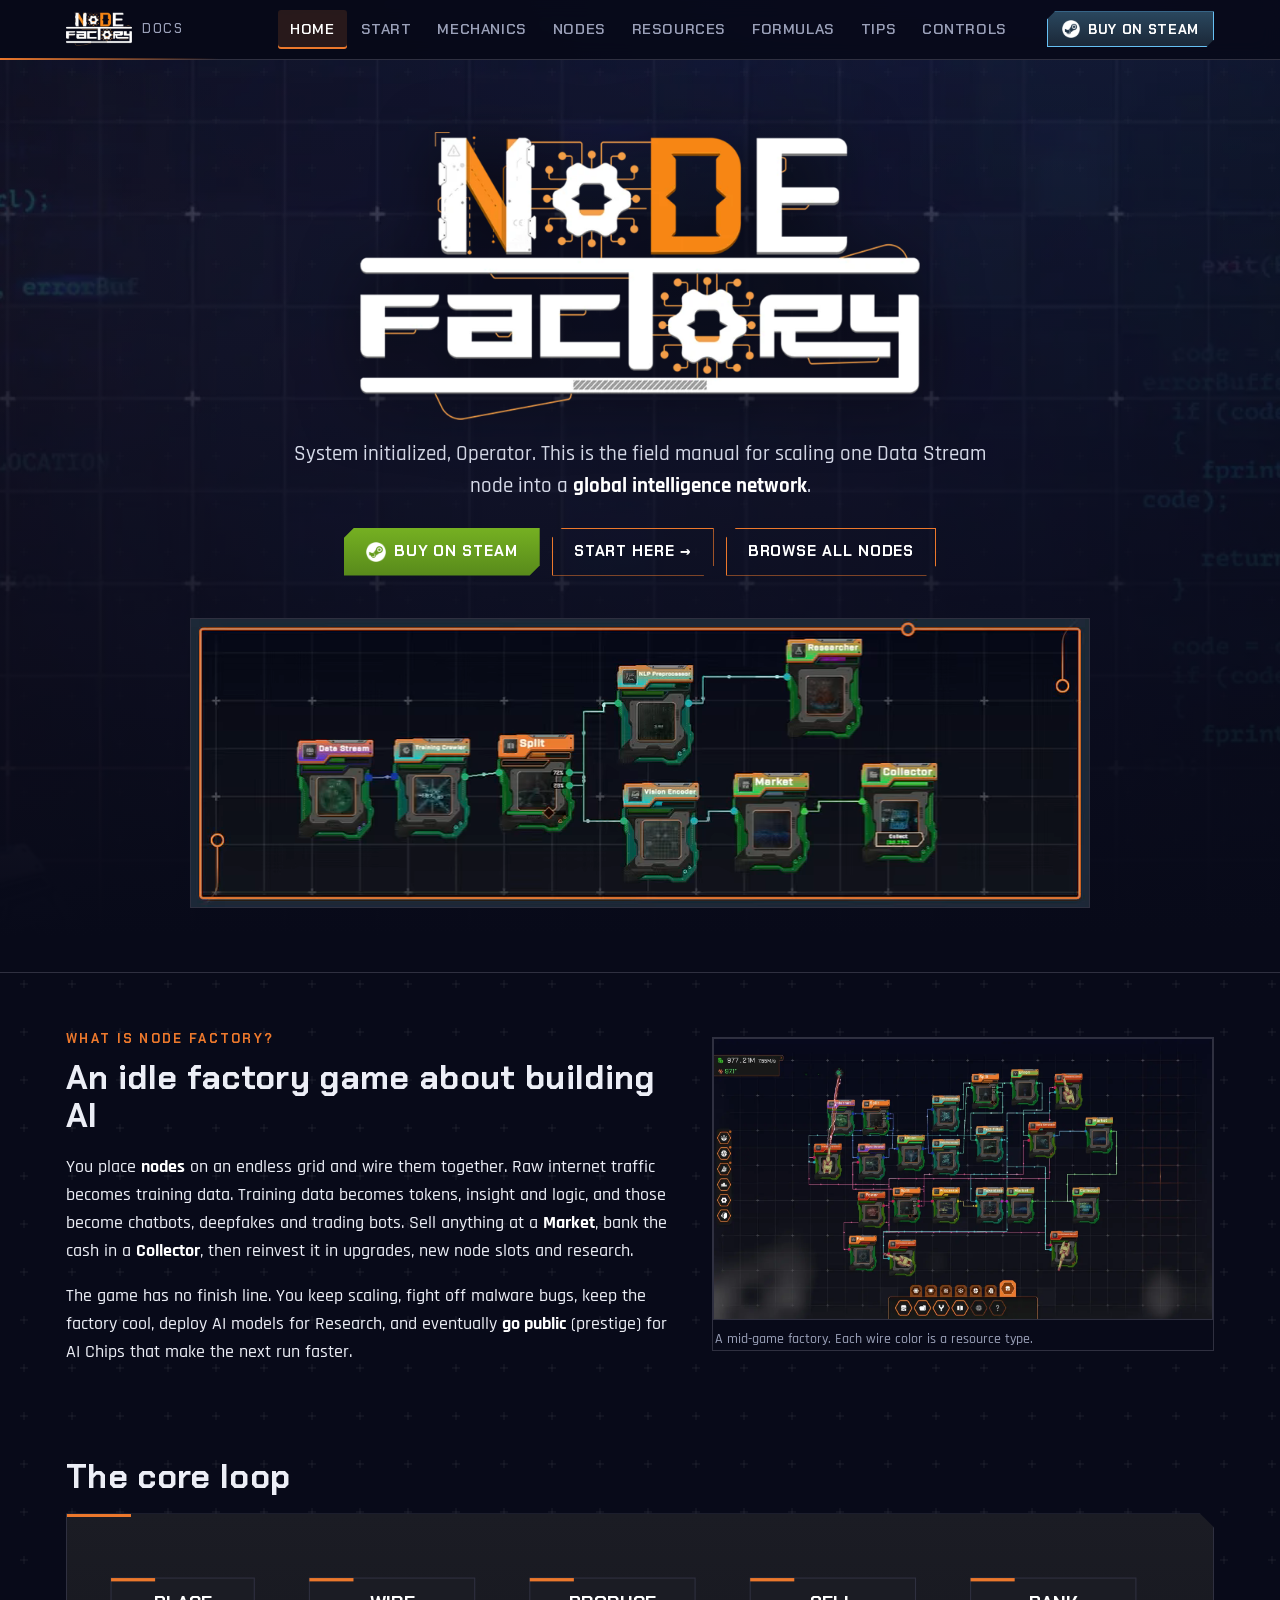
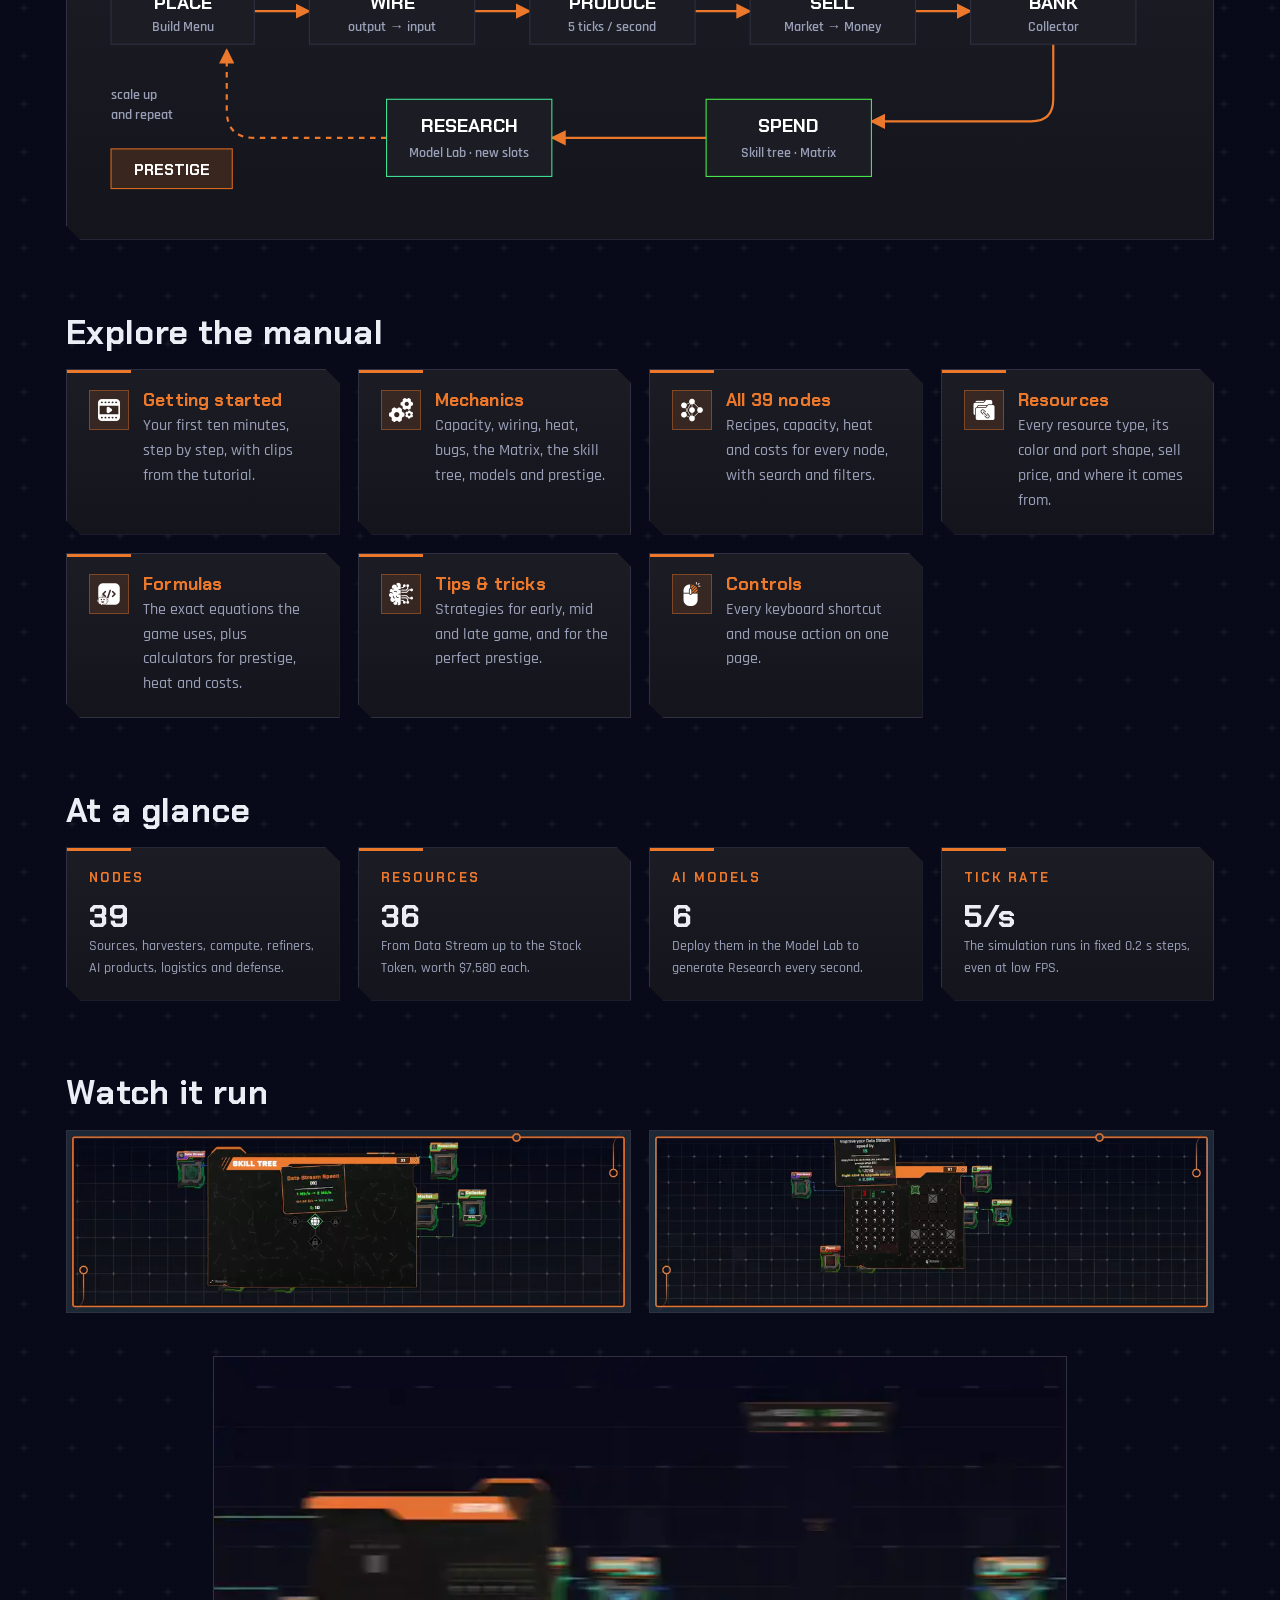
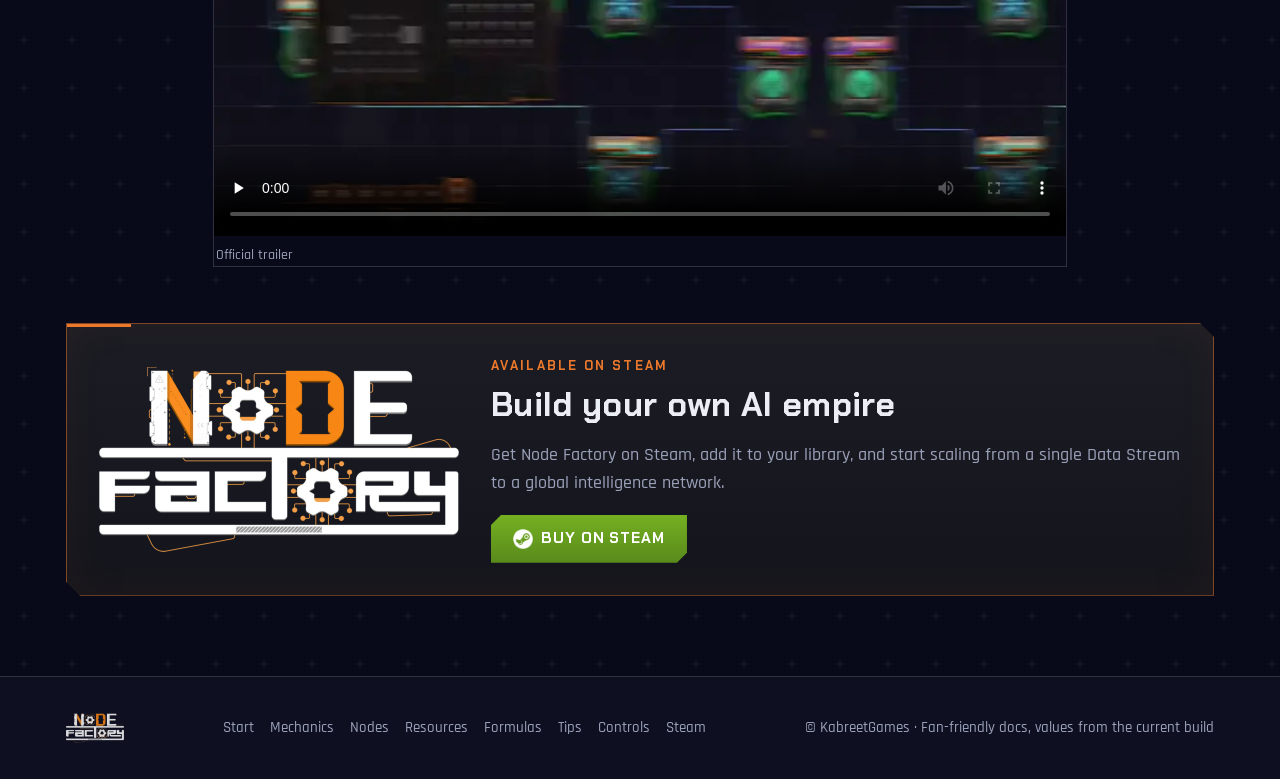
<file: index.html>
<!doctype html>
<html lang="en">
<head>
<meta charset="utf-8">
<meta name="viewport" content="width=device-width,initial-scale=1">
<title>Node Factory Docs — Build the AI pipeline</title>
<meta name="description" content="The official field manual for Node Factory: every node, resource, mechanic, formula, shortcut and strategy for building your AI data empire.">
<meta property="og:title" content="Node Factory Docs">
<meta property="og:description" content="Every node, resource, mechanic, formula and shortcut in Node Factory.">
<meta property="og:image" content="assets/img/og.jpg">
<meta name="theme-color" content="#080a19">
<link rel="icon" href="assets/img/favicon.png">
<link rel="preconnect" href="https://fonts.googleapis.com"><link rel="preconnect" href="https://fonts.gstatic.com" crossorigin>
<link href="https://fonts.googleapis.com/css2?family=Chakra+Petch:wght@500;600;700&family=Rajdhani:wght@500;600;700&display=swap" rel="stylesheet">
<link rel="stylesheet" href="assets/css/site.css">
<link rel="preload" as="image" href="assets/img/hero.webp">
</head>
<body>
<a class="skip" href="#main">Skip to content</a>
<header class="site-header"><div class="nav-wrap">
  <a class="brand" href="index.html"><img src="assets/img/logo-sm.webp" alt="Node Factory" width="66" height="34"><span>Docs</span></a>
  <button class="nav-toggle" aria-expanded="false" aria-controls="nav">Menu</button>
  <nav class="nav" id="nav"><a href="index.html">Home</a><a href="getting-started.html">Start</a><a href="mechanics.html">Mechanics</a><a href="nodes.html">Nodes</a><a href="resources.html">Resources</a><a href="formulas.html">Formulas</a><a href="tips.html">Tips</a><a href="controls.html">Controls</a></nav>
  <a class="steam-btn" href="https://store.steampowered.com/app/4513380/Node_Factory/" target="_blank" rel="noopener"><img src="assets/img/icons/steam.webp" alt="" width="18" height="18"><span>Buy on Steam</span></a>
</div></header>

<main id="main">
  <section class="hero">
    <div class="hero-bg" aria-hidden="true"></div>
    <div class="hero-in">
      <img class="hero-logo" src="assets/img/logo.webp" alt="Node Factory" width="720" height="370">
      <p class="lead">System initialized, Operator. This is the field manual for scaling one Data Stream node into a <b>global intelligence network</b>.</p>
      <div class="cta">
        <a class="btn steam" href="https://store.steampowered.com/app/4513380/Node_Factory/" target="_blank" rel="noopener"><img src="assets/img/icons/steam.webp" alt="" width="20" height="20">Buy on Steam</a>
        <a class="btn ghost" href="getting-started.html">Start here →</a>
        <a class="btn ghost" href="nodes.html">Browse all nodes</a>
      </div>
      <figure class="hero-banner media">
        <video data-loop="banner-1" width="900" height="288" aria-label="Node Factory gameplay loop"></video>
      </figure>
    </div>
  </section>

  <div class="wrap">
    <section class="split" style="margin-top:56px">
      <div>
        <span class="eyebrow">What is Node Factory?</span>
        <h2 style="margin-top:0">An idle factory game about building AI</h2>
        <p>You place <b>nodes</b> on an endless grid and wire them together. Raw internet traffic becomes training data. Training data becomes tokens, insight and logic, and those become chatbots, deepfakes and trading bots. Sell anything at a <b>Market</b>, bank the cash in a <b>Collector</b>, then reinvest it in upgrades, new node slots and research.</p>
        <p>The game has no finish line. You keep scaling, fight off malware bugs, keep the factory cool, deploy AI models for Research, and eventually <b>go public</b> (prestige) for AI Chips that make the next run faster.</p>
      </div>
      <figure class="media"><img class="shot" src="assets/img/shots/factory-mid.webp" alt="A mid-game factory with dozens of wired nodes" width="1600" height="900" loading="lazy"><figcaption>A mid-game factory. Each wire color is a resource type.</figcaption></figure>
    </section>

    <h2>The core loop</h2>
    <div class="panel">
      <svg class="flow" viewBox="0 0 1000 250" role="img" aria-label="Core loop: Place nodes, wire them, produce, sell at Market, bank in Collector, spend on upgrades, deploy models for Research, and prestige for AI Chips.">
        <defs>
          <marker id="ar" viewBox="0 0 10 10" refX="9" refY="5" markerWidth="7" markerHeight="7" orient="auto"><path d="M0 0L10 5L0 10z" fill="#ec782c"/></marker>
        </defs>
        <g stroke="#ec782c" stroke-width="2" fill="none" marker-end="url(#ar)">
          <path d="M150 70H200"/><path d="M350 70H400"/><path d="M550 70H600"/><path d="M750 70H800"/>
          <path d="M875 100V150Q875 170 855 170H710"/>
          <path d="M560 185H420"/>
          <path d="M270 185H150Q125 185 125 160V105" stroke-dasharray="5 5"/>
        </g>
        <g font-size="17">
          <rect x="20" y="40" width="130" height="60" fill="#1b1c24" stroke="#2f3040"/><rect x="20" y="40" width="40" height="3" fill="#ec782c"/>
          <text x="85" y="68" text-anchor="middle">PLACE</text><text class="sub" x="85" y="88" text-anchor="middle" font-size="13">Build Menu</text>
          <rect x="200" y="40" width="150" height="60" fill="#1b1c24" stroke="#2f3040"/><rect x="200" y="40" width="40" height="3" fill="#ec782c"/>
          <text x="275" y="68" text-anchor="middle">WIRE</text><text class="sub" x="275" y="88" text-anchor="middle" font-size="13">output → input</text>
          <rect x="400" y="40" width="150" height="60" fill="#1b1c24" stroke="#2f3040"/><rect x="400" y="40" width="40" height="3" fill="#ec782c"/>
          <text x="475" y="68" text-anchor="middle">PRODUCE</text><text class="sub" x="475" y="88" text-anchor="middle" font-size="13">5 ticks / second</text>
          <rect x="600" y="40" width="150" height="60" fill="#1b1c24" stroke="#2f3040"/><rect x="600" y="40" width="40" height="3" fill="#ec782c"/>
          <text x="675" y="68" text-anchor="middle">SELL</text><text class="sub" x="675" y="88" text-anchor="middle" font-size="13">Market → Money</text>
          <rect x="800" y="40" width="150" height="60" fill="#1b1c24" stroke="#2f3040"/><rect x="800" y="40" width="40" height="3" fill="#ec782c"/>
          <text x="875" y="68" text-anchor="middle">BANK</text><text class="sub" x="875" y="88" text-anchor="middle" font-size="13">Collector</text>
          <rect x="560" y="150" width="150" height="70" fill="#1b1c24" stroke="#48e84a"/>
          <text x="635" y="180" text-anchor="middle" fill="#48e84a">SPEND</text><text class="sub" x="635" y="202" text-anchor="middle" font-size="13">Skill tree · Matrix</text>
          <rect x="270" y="150" width="150" height="70" fill="#1b1c24" stroke="#3fde91"/>
          <text x="345" y="180" text-anchor="middle" fill="#3fde91">RESEARCH</text><text class="sub" x="345" y="202" text-anchor="middle" font-size="13">Model Lab · new slots</text>
          <text class="sub" x="20" y="150" font-size="13">scale up</text>
          <text class="sub" x="20" y="168" font-size="13">and repeat</text>
          <rect x="20" y="195" width="110" height="36" fill="rgba(214,104,31,.18)" stroke="#d6681f"/>
          <text x="75" y="219" text-anchor="middle" font-size="14" fill="#ffae70">PRESTIGE</text>
        </g>
      </svg>
    </div>

    <h2>Explore the manual</h2>
    <div class="grid g3">
      <a class="panel feature" href="getting-started.html"><img src="assets/img/icons/play.webp" alt=""><div><h3>Getting started</h3><p>Your first ten minutes, step by step, with clips from the tutorial.</p></div></a>
      <a class="panel feature" href="mechanics.html"><img src="assets/img/icons/gears.webp" alt=""><div><h3>Mechanics</h3><p>Capacity, wiring, heat, bugs, the Matrix, the skill tree, models and prestige.</p></div></a>
      <a class="panel feature" href="nodes.html"><img src="assets/img/icons/neural.webp" alt=""><div><h3>All 39 nodes</h3><p>Recipes, capacity, heat and costs for every node, with search and filters.</p></div></a>
      <a class="panel feature" href="resources.html"><img src="assets/img/icons/data-storage.webp" alt=""><div><h3>Resources</h3><p>Every resource type, its color and port shape, sell price, and where it comes from.</p></div></a>
      <a class="panel feature" href="formulas.html"><img src="assets/img/icons/code.webp" alt=""><div><h3>Formulas</h3><p>The exact equations the game uses, plus calculators for prestige, heat and costs.</p></div></a>
      <a class="panel feature" href="tips.html"><img src="assets/img/icons/brain.webp" alt=""><div><h3>Tips &amp; tricks</h3><p>Strategies for early, mid and late game, and for the perfect prestige.</p></div></a>
      <a class="panel feature" href="controls.html"><img src="assets/img/icons/left-click.webp" alt=""><div><h3>Controls</h3><p>Every keyboard shortcut and mouse action on one page.</p></div></a>
    </div>

    <h2>At a glance</h2>
    <div class="grid g4">
      <div class="panel"><span class="eyebrow">Nodes</span><h3 style="margin:0;font-size:2rem">39</h3><p class="muted small">Sources, harvesters, compute, refiners, AI products, logistics and defense.</p></div>
      <div class="panel"><span class="eyebrow">Resources</span><h3 style="margin:0;font-size:2rem">36</h3><p class="muted small">From Data Stream up to the Stock Token, worth $7,580 each.</p></div>
      <div class="panel"><span class="eyebrow">AI Models</span><h3 style="margin:0;font-size:2rem">6</h3><p class="muted small">Deploy them in the Model Lab to generate Research every second.</p></div>
      <div class="panel"><span class="eyebrow">Tick rate</span><h3 style="margin:0;font-size:2rem">5/s</h3><p class="muted small">The simulation runs in fixed 0.2 s steps, even at low FPS.</p></div>
    </div>

    <h2>Watch it run</h2>
    <div class="grid g2">
      <figure class="media"><video data-loop="banner-3" width="900" height="288" aria-label="Gameplay clip"></video></figure>
      <figure class="media"><video data-loop="banner-4" width="900" height="288" aria-label="Gameplay clip"></video></figure>
    </div>
    <figure class="media" style="max-width:854px;margin:18px auto 0">
      <video src="assets/media/trailer.mp4" poster="assets/media/trailer.webp" controls preload="none" width="854" height="480" aria-label="Node Factory trailer"></video>
      <figcaption>Official trailer</figcaption>
    </figure>

    <section class="panel glow steam-cta">
      <img src="assets/img/logo.webp" alt="Node Factory" width="360" height="185" loading="lazy">
      <div>
        <span class="eyebrow">Available on Steam</span>
        <h2>Build your own AI empire</h2>
        <p class="muted">Get Node Factory on Steam, add it to your library, and start scaling from a single Data Stream to a global intelligence network.</p>
        <a class="btn steam" href="https://store.steampowered.com/app/4513380/Node_Factory/" target="_blank" rel="noopener"><img src="assets/img/icons/steam.webp" alt="" width="20" height="20">Buy on Steam</a>
      </div>
    </section>
  </div>
</main>

<footer class="site-footer"><div class="wrap">
  <img src="assets/img/logo-sm.webp" alt="Node Factory" width="58" height="30">
  <nav><a href="getting-started.html">Start</a><a href="mechanics.html">Mechanics</a><a href="nodes.html">Nodes</a><a href="resources.html">Resources</a><a href="formulas.html">Formulas</a><a href="tips.html">Tips</a><a href="controls.html">Controls</a><a href="https://store.steampowered.com/app/4513380/Node_Factory/" target="_blank" rel="noopener">Steam</a></nav>
  <span>© KabreetGames · Fan-friendly docs, values from the current build</span>
</div></footer>
<a class="to-top" href="#main" aria-label="Back to top">↑</a>
<script src="assets/js/site.js" defer></script>
</body>
</html>
</file>
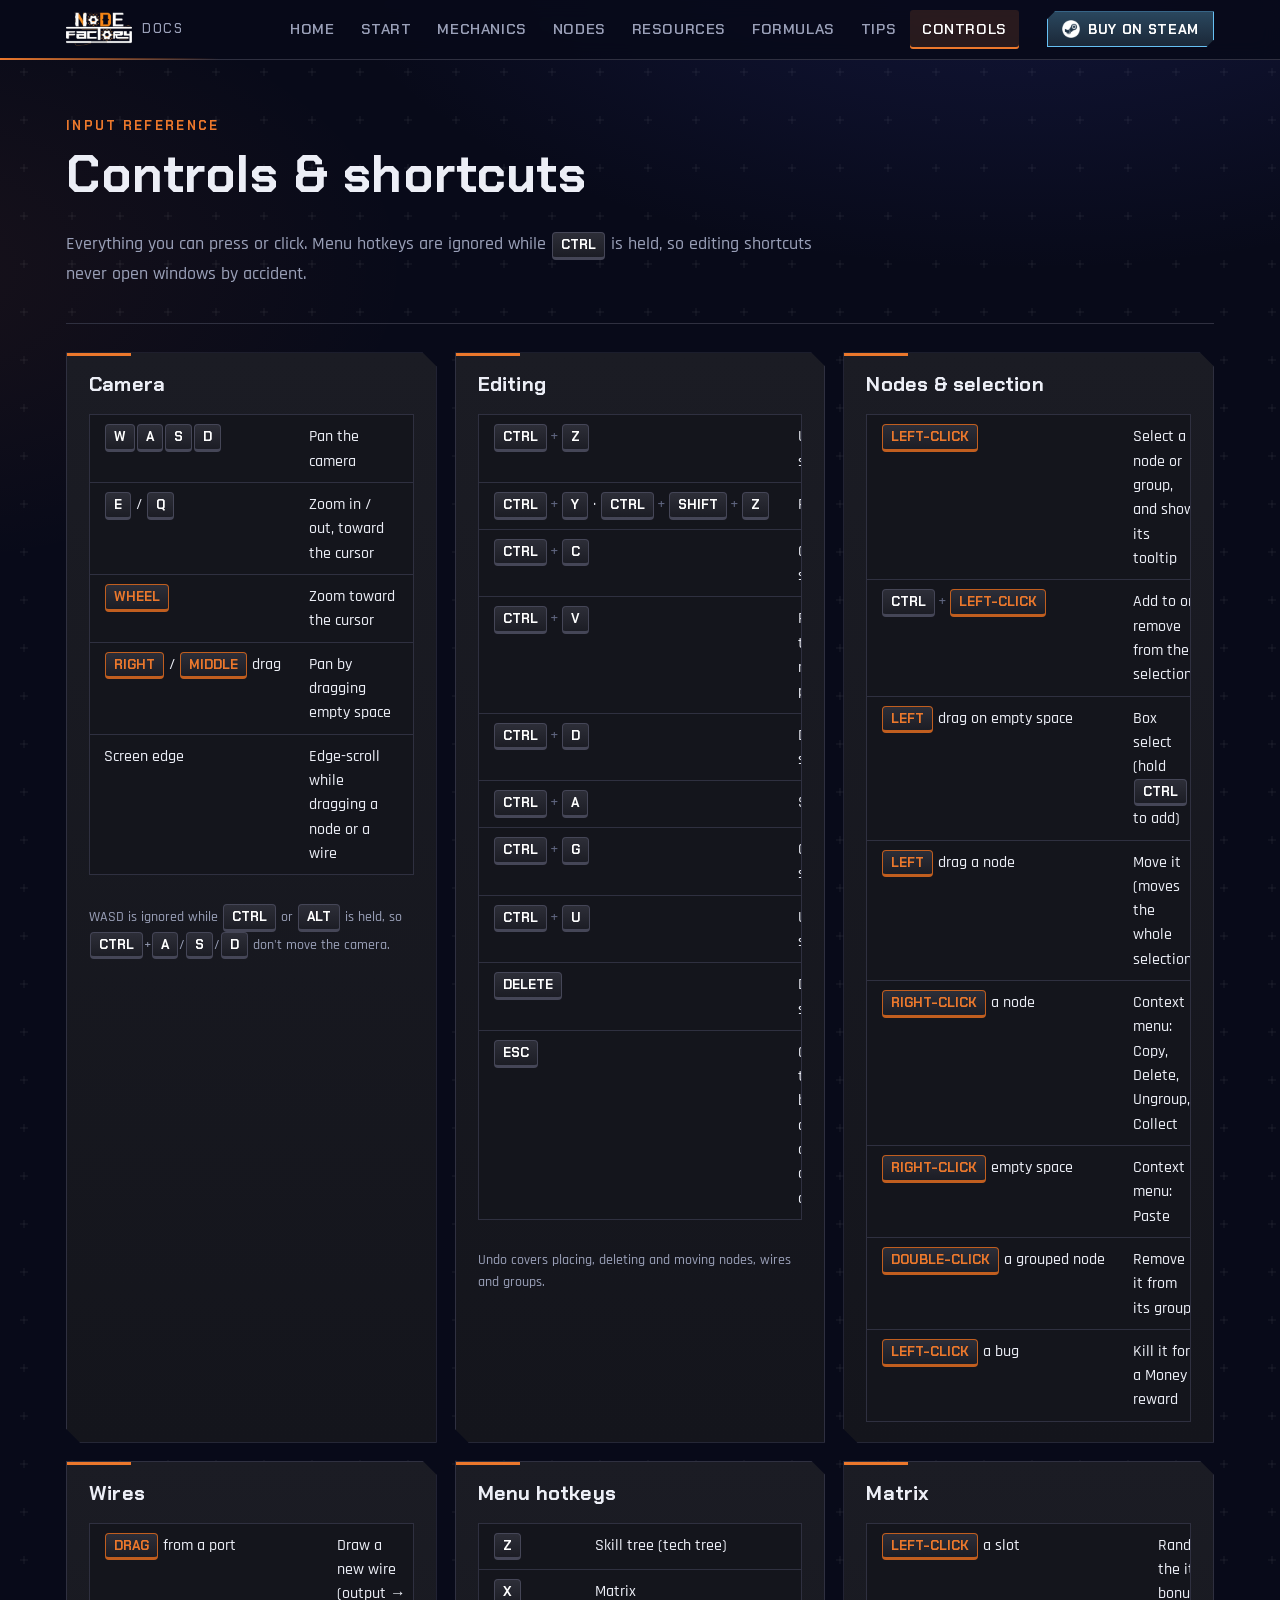
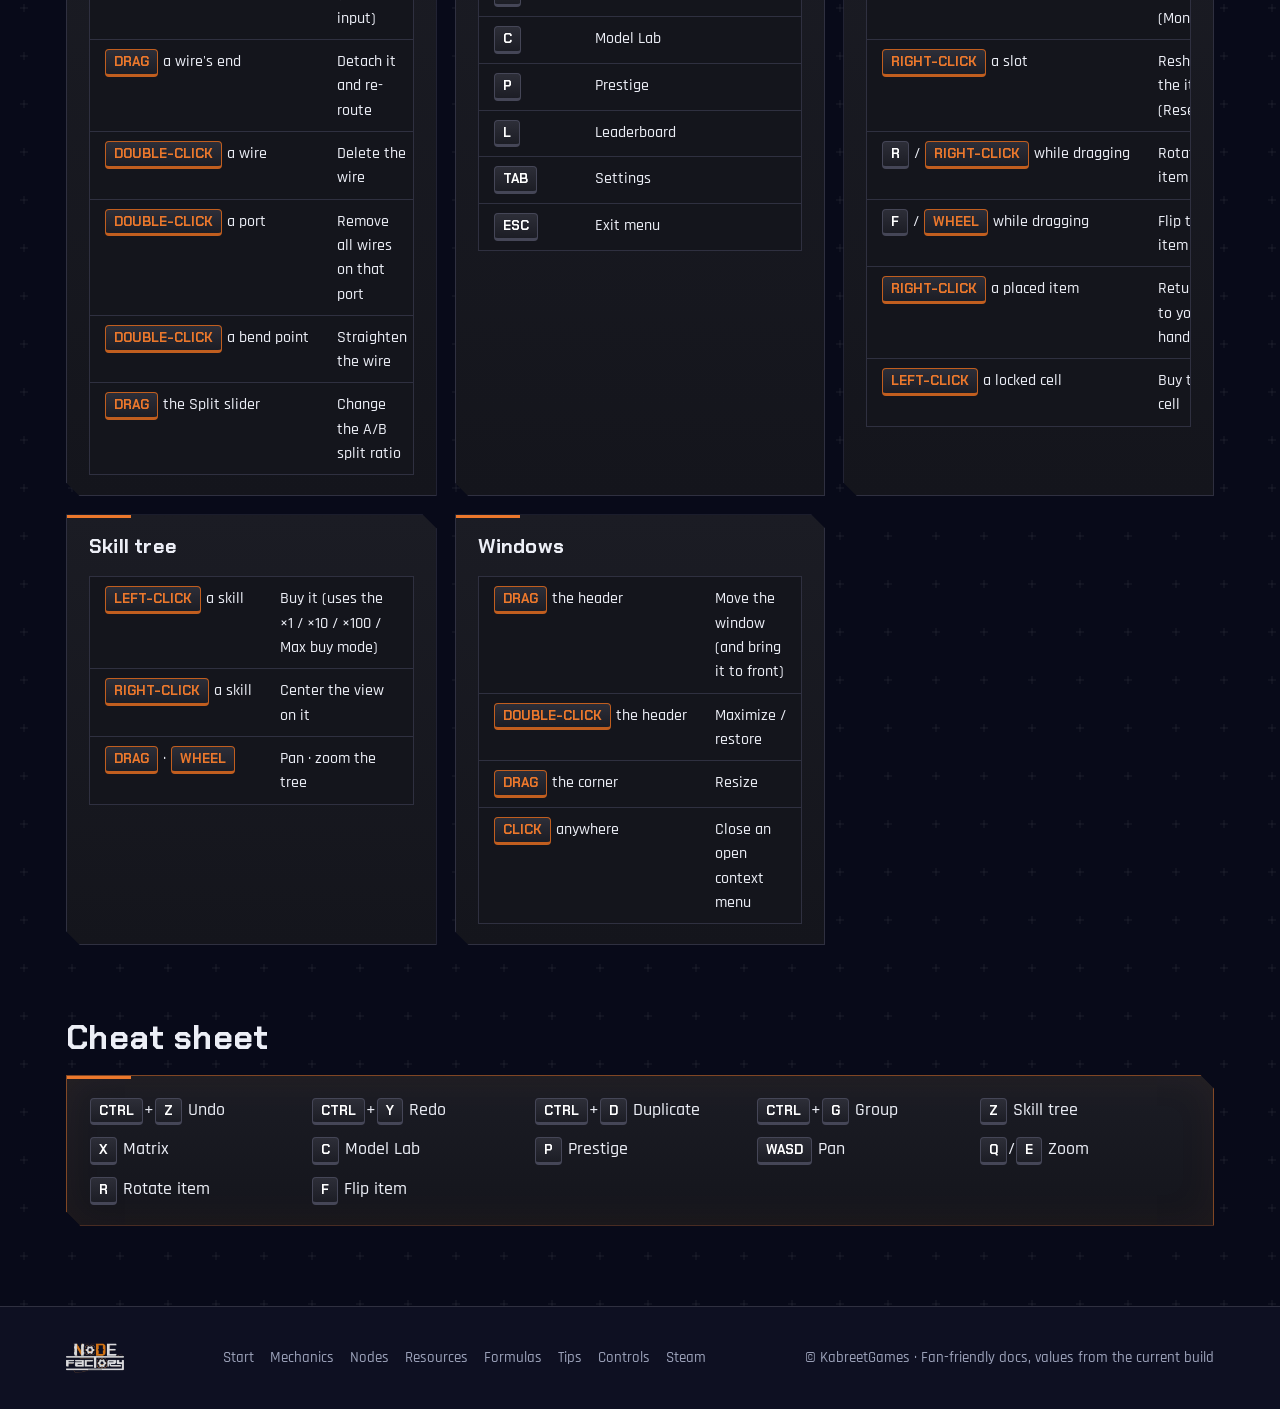
<file: controls.html>
<!doctype html>
<html lang="en">
<head>
<meta charset="utf-8">
<meta name="viewport" content="width=device-width,initial-scale=1">
<title>Controls & Shortcuts · Node Factory Docs</title>
<meta name="description" content="Every keyboard shortcut and mouse control in Node Factory: camera, selection, wiring, editing, the Matrix, the skill tree, menus and windows.">
<meta property="og:title" content="Controls & Shortcuts · Node Factory Docs">
<meta property="og:description" content="Every keyboard shortcut and mouse control in Node Factory: camera, selection, wiring, editing, the Matrix, the skill tree, menus and windows.">
<meta property="og:image" content="assets/img/og.jpg">
<meta name="theme-color" content="#080a19">
<link rel="icon" href="assets/img/favicon.png">
<link rel="preconnect" href="https://fonts.googleapis.com"><link rel="preconnect" href="https://fonts.gstatic.com" crossorigin>
<link href="https://fonts.googleapis.com/css2?family=Chakra+Petch:wght@500;600;700&family=Rajdhani:wght@500;600;700&display=swap" rel="stylesheet">
<link rel="stylesheet" href="assets/css/site.css">
</head>
<body>
<a class="skip" href="#main">Skip to content</a>
<header class="site-header"><div class="nav-wrap">
  <a class="brand" href="index.html"><img src="assets/img/logo-sm.webp" alt="Node Factory" width="66" height="34"><span>Docs</span></a>
  <button class="nav-toggle" aria-expanded="false" aria-controls="nav">Menu</button>
  <nav class="nav" id="nav"><a href="index.html">Home</a><a href="getting-started.html">Start</a><a href="mechanics.html">Mechanics</a><a href="nodes.html">Nodes</a><a href="resources.html">Resources</a><a href="formulas.html">Formulas</a><a href="tips.html">Tips</a><a href="controls.html">Controls</a></nav>
  <a class="steam-btn" href="https://store.steampowered.com/app/4513380/Node_Factory/" target="_blank" rel="noopener"><img src="assets/img/icons/steam.webp" alt="" width="18" height="18"><span>Buy on Steam</span></a>
</div></header>

<main id="main">
<div class="wrap">
  <header class="page-head">
    <span class="eyebrow">Input reference</span>
    <h1>Controls &amp; shortcuts</h1>
    <p>Everything you can press or click. Menu hotkeys are ignored while <kbd>Ctrl</kbd> is held, so editing shortcuts never open windows by accident.</p>
  </header>

  <div class="grid g2">
    <section class="panel">
      <h3>Camera</h3>
      <div class="table-wrap"><table><tbody>
        <tr><td class="keys"><kbd>W</kbd><kbd>A</kbd><kbd>S</kbd><kbd>D</kbd></td><td>Pan the camera</td></tr>
        <tr><td class="keys"><kbd>E</kbd> / <kbd>Q</kbd></td><td>Zoom in / out, toward the cursor</td></tr>
        <tr><td class="keys"><kbd class="mouse">Wheel</kbd></td><td>Zoom toward the cursor</td></tr>
        <tr><td class="keys"><kbd class="mouse">Right</kbd> / <kbd class="mouse">Middle</kbd> drag</td><td>Pan by dragging empty space</td></tr>
        <tr><td class="keys">Screen edge</td><td>Edge-scroll while dragging a node or a wire</td></tr>
      </tbody></table></div>
      <p class="small muted">WASD is ignored while <kbd>Ctrl</kbd> or <kbd>Alt</kbd> is held, so <kbd>Ctrl</kbd>+<kbd>A</kbd>/<kbd>S</kbd>/<kbd>D</kbd> don't move the camera.</p>
    </section>

    <section class="panel">
      <h3>Editing</h3>
      <div class="table-wrap"><table><tbody>
        <tr><td class="keys"><kbd>Ctrl</kbd><span class="plus">+</span><kbd>Z</kbd></td><td>Undo (100 steps)</td></tr>
        <tr><td class="keys"><kbd>Ctrl</kbd><span class="plus">+</span><kbd>Y</kbd> · <kbd>Ctrl</kbd><span class="plus">+</span><kbd>Shift</kbd><span class="plus">+</span><kbd>Z</kbd></td><td>Redo</td></tr>
        <tr><td class="keys"><kbd>Ctrl</kbd><span class="plus">+</span><kbd>C</kbd></td><td>Copy selection</td></tr>
        <tr><td class="keys"><kbd>Ctrl</kbd><span class="plus">+</span><kbd>V</kbd></td><td>Paste at the mouse position</td></tr>
        <tr><td class="keys"><kbd>Ctrl</kbd><span class="plus">+</span><kbd>D</kbd></td><td>Duplicate selection</td></tr>
        <tr><td class="keys"><kbd>Ctrl</kbd><span class="plus">+</span><kbd>A</kbd></td><td>Select all</td></tr>
        <tr><td class="keys"><kbd>Ctrl</kbd><span class="plus">+</span><kbd>G</kbd></td><td>Group selection</td></tr>
        <tr><td class="keys"><kbd>Ctrl</kbd><span class="plus">+</span><kbd>U</kbd></td><td>Ungroup selection</td></tr>
        <tr><td class="keys"><kbd>Delete</kbd></td><td>Delete selection</td></tr>
        <tr><td class="keys"><kbd>Esc</kbd></td><td>Cancel the wire being drawn, otherwise deselect all</td></tr>
      </tbody></table></div>
      <p class="small muted">Undo covers placing, deleting and moving nodes, wires and groups.</p>
    </section>

    <section class="panel">
      <h3>Nodes &amp; selection</h3>
      <div class="table-wrap"><table><tbody>
        <tr><td class="keys"><kbd class="mouse">Left-click</kbd></td><td>Select a node or group, and show its tooltip</td></tr>
        <tr><td class="keys"><kbd>Ctrl</kbd><span class="plus">+</span><kbd class="mouse">Left-click</kbd></td><td>Add to or remove from the selection</td></tr>
        <tr><td class="keys"><kbd class="mouse">Left</kbd> drag on empty space</td><td>Box select (hold <kbd>Ctrl</kbd> to add)</td></tr>
        <tr><td class="keys"><kbd class="mouse">Left</kbd> drag a node</td><td>Move it (moves the whole selection)</td></tr>
        <tr><td class="keys"><kbd class="mouse">Right-click</kbd> a node</td><td>Context menu: Copy, Delete, Ungroup, Collect</td></tr>
        <tr><td class="keys"><kbd class="mouse">Right-click</kbd> empty space</td><td>Context menu: Paste</td></tr>
        <tr><td class="keys"><kbd class="mouse">Double-click</kbd> a grouped node</td><td>Remove it from its group</td></tr>
        <tr><td class="keys"><kbd class="mouse">Left-click</kbd> a bug</td><td>Kill it for a Money reward</td></tr>
      </tbody></table></div>
    </section>

    <section class="panel">
      <h3>Wires</h3>
      <div class="table-wrap"><table><tbody>
        <tr><td class="keys"><kbd class="mouse">Drag</kbd> from a port</td><td>Draw a new wire (output → input)</td></tr>
        <tr><td class="keys"><kbd class="mouse">Drag</kbd> a wire's end</td><td>Detach it and re-route</td></tr>
        <tr><td class="keys"><kbd class="mouse">Double-click</kbd> a wire</td><td>Delete the wire</td></tr>
        <tr><td class="keys"><kbd class="mouse">Double-click</kbd> a port</td><td>Remove all wires on that port</td></tr>
        <tr><td class="keys"><kbd class="mouse">Double-click</kbd> a bend point</td><td>Straighten the wire</td></tr>
        <tr><td class="keys"><kbd class="mouse">Drag</kbd> the Split slider</td><td>Change the A/B split ratio</td></tr>
      </tbody></table></div>
    </section>

    <section class="panel">
      <h3>Menu hotkeys</h3>
      <div class="table-wrap"><table><tbody>
        <tr><td class="keys"><kbd>Z</kbd></td><td>Skill tree (tech tree)</td></tr>
        <tr><td class="keys"><kbd>X</kbd></td><td>Matrix</td></tr>
        <tr><td class="keys"><kbd>C</kbd></td><td>Model Lab</td></tr>
        <tr><td class="keys"><kbd>P</kbd></td><td>Prestige</td></tr>
        <tr><td class="keys"><kbd>L</kbd></td><td>Leaderboard</td></tr>
        <tr><td class="keys"><kbd>Tab</kbd></td><td>Settings</td></tr>
        <tr><td class="keys"><kbd>Esc</kbd></td><td>Exit menu</td></tr>
      </tbody></table></div>
    </section>

    <section class="panel">
      <h3>Matrix</h3>
      <div class="table-wrap"><table><tbody>
        <tr><td class="keys"><kbd class="mouse">Left-click</kbd> a slot</td><td>Randomize the item's bonus (Money)</td></tr>
        <tr><td class="keys"><kbd class="mouse">Right-click</kbd> a slot</td><td>Reshape the item (Research)</td></tr>
        <tr><td class="keys"><kbd>R</kbd> / <kbd class="mouse">Right-click</kbd> while dragging</td><td>Rotate the item 90°</td></tr>
        <tr><td class="keys"><kbd>F</kbd> / <kbd class="mouse">Wheel</kbd> while dragging</td><td>Flip the item</td></tr>
        <tr><td class="keys"><kbd class="mouse">Right-click</kbd> a placed item</td><td>Return it to your hand</td></tr>
        <tr><td class="keys"><kbd class="mouse">Left-click</kbd> a locked cell</td><td>Buy the cell</td></tr>
      </tbody></table></div>
    </section>

    <section class="panel">
      <h3>Skill tree</h3>
      <div class="table-wrap"><table><tbody>
        <tr><td class="keys"><kbd class="mouse">Left-click</kbd> a skill</td><td>Buy it (uses the ×1 / ×10 / ×100 / Max buy mode)</td></tr>
        <tr><td class="keys"><kbd class="mouse">Right-click</kbd> a skill</td><td>Center the view on it</td></tr>
        <tr><td class="keys"><kbd class="mouse">Drag</kbd> · <kbd class="mouse">Wheel</kbd></td><td>Pan · zoom the tree</td></tr>
      </tbody></table></div>
    </section>

    <section class="panel">
      <h3>Windows</h3>
      <div class="table-wrap"><table><tbody>
        <tr><td class="keys"><kbd class="mouse">Drag</kbd> the header</td><td>Move the window (and bring it to front)</td></tr>
        <tr><td class="keys"><kbd class="mouse">Double-click</kbd> the header</td><td>Maximize / restore</td></tr>
        <tr><td class="keys"><kbd class="mouse">Drag</kbd> the corner</td><td>Resize</td></tr>
        <tr><td class="keys"><kbd class="mouse">Click</kbd> anywhere</td><td>Close an open context menu</td></tr>
      </tbody></table></div>
    </section>
  </div>

  <h2>Cheat sheet</h2>
  <div class="panel glow">
    <div class="grid g4" style="gap:10px">
      <div><kbd>Ctrl</kbd>+<kbd>Z</kbd> Undo</div><div><kbd>Ctrl</kbd>+<kbd>Y</kbd> Redo</div><div><kbd>Ctrl</kbd>+<kbd>D</kbd> Duplicate</div><div><kbd>Ctrl</kbd>+<kbd>G</kbd> Group</div>
      <div><kbd>Z</kbd> Skill tree</div><div><kbd>X</kbd> Matrix</div><div><kbd>C</kbd> Model Lab</div><div><kbd>P</kbd> Prestige</div>
      <div><kbd>WASD</kbd> Pan</div><div><kbd>Q</kbd>/<kbd>E</kbd> Zoom</div><div><kbd>R</kbd> Rotate item</div><div><kbd>F</kbd> Flip item</div>
    </div>
  </div>
</div>
</main>

<footer class="site-footer"><div class="wrap">
  <img src="assets/img/logo-sm.webp" alt="Node Factory" width="58" height="30">
  <nav><a href="getting-started.html">Start</a><a href="mechanics.html">Mechanics</a><a href="nodes.html">Nodes</a><a href="resources.html">Resources</a><a href="formulas.html">Formulas</a><a href="tips.html">Tips</a><a href="controls.html">Controls</a><a href="https://store.steampowered.com/app/4513380/Node_Factory/" target="_blank" rel="noopener">Steam</a></nav>
  <span>© KabreetGames · Fan-friendly docs, values from the current build</span>
</div></footer>
<a class="to-top" href="#main" aria-label="Back to top">↑</a>
<script src="assets/js/site.js" defer></script>
</body>
</html>
</file>
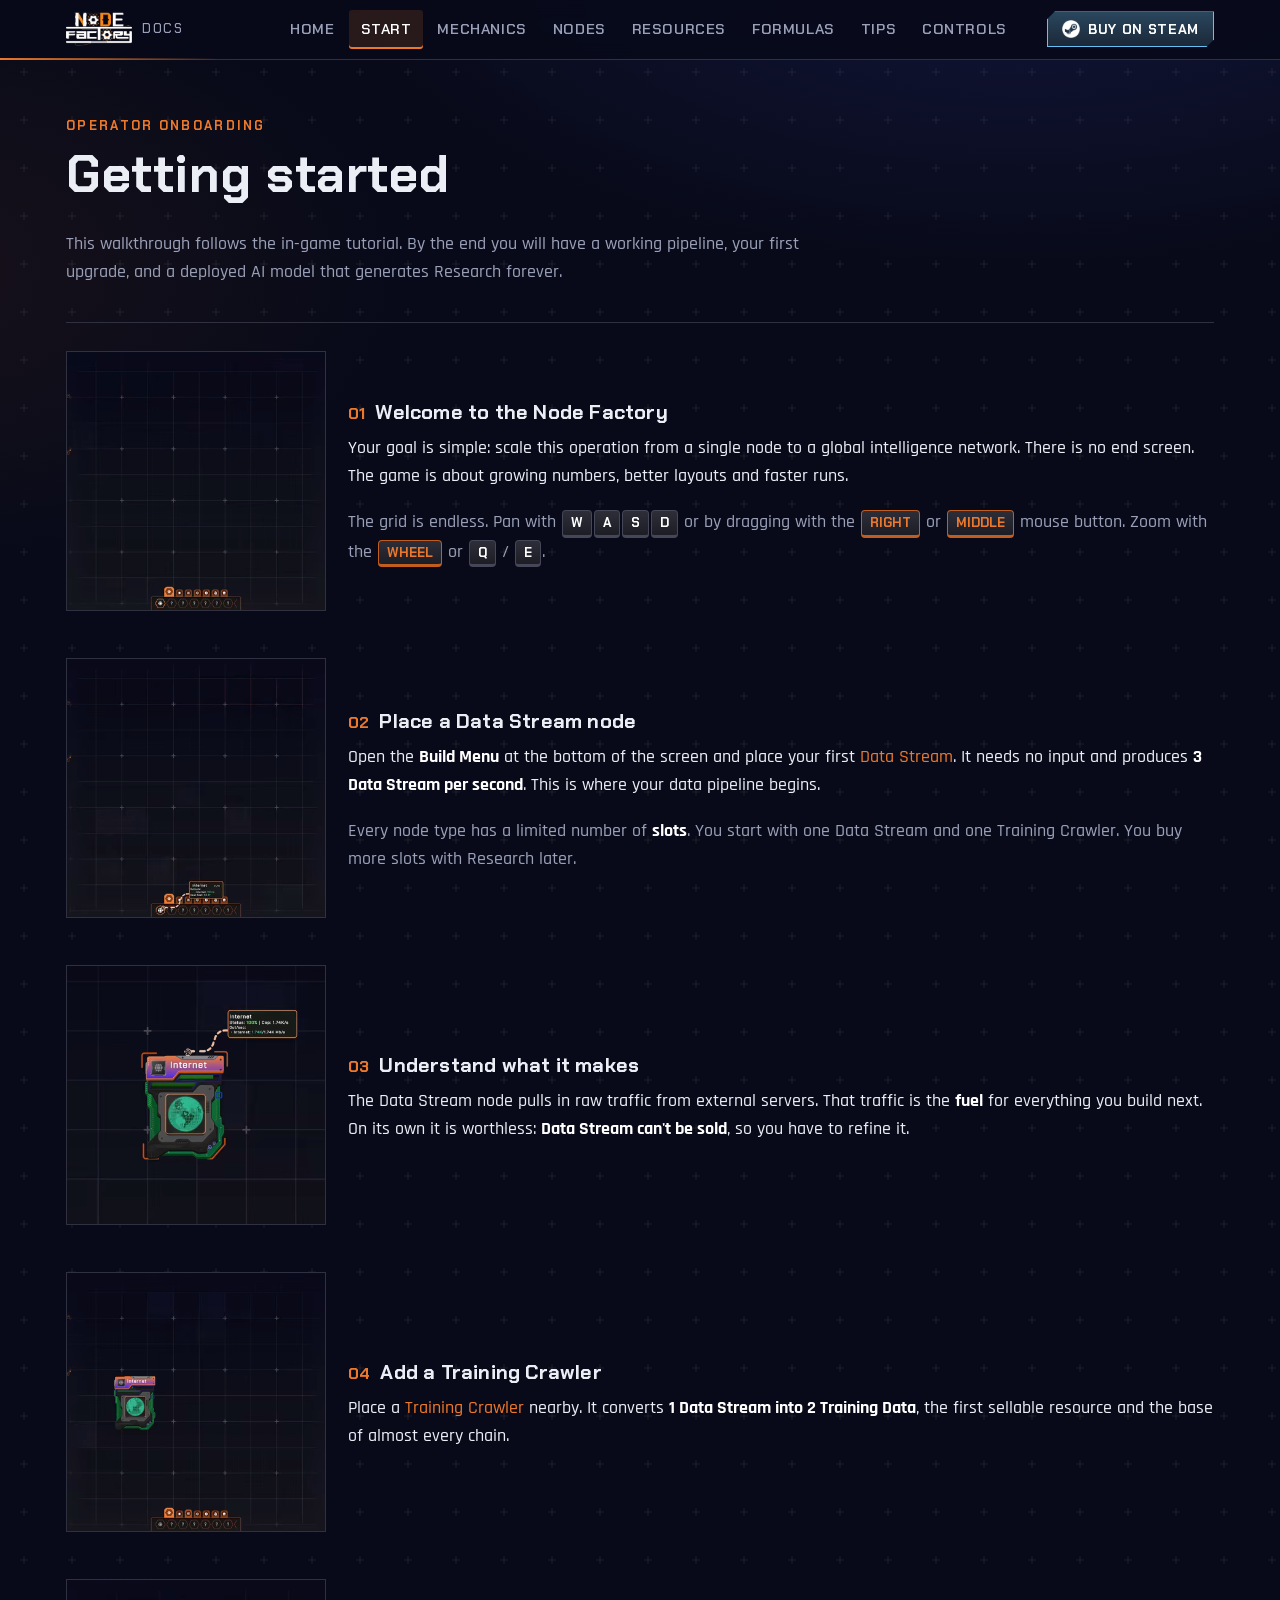
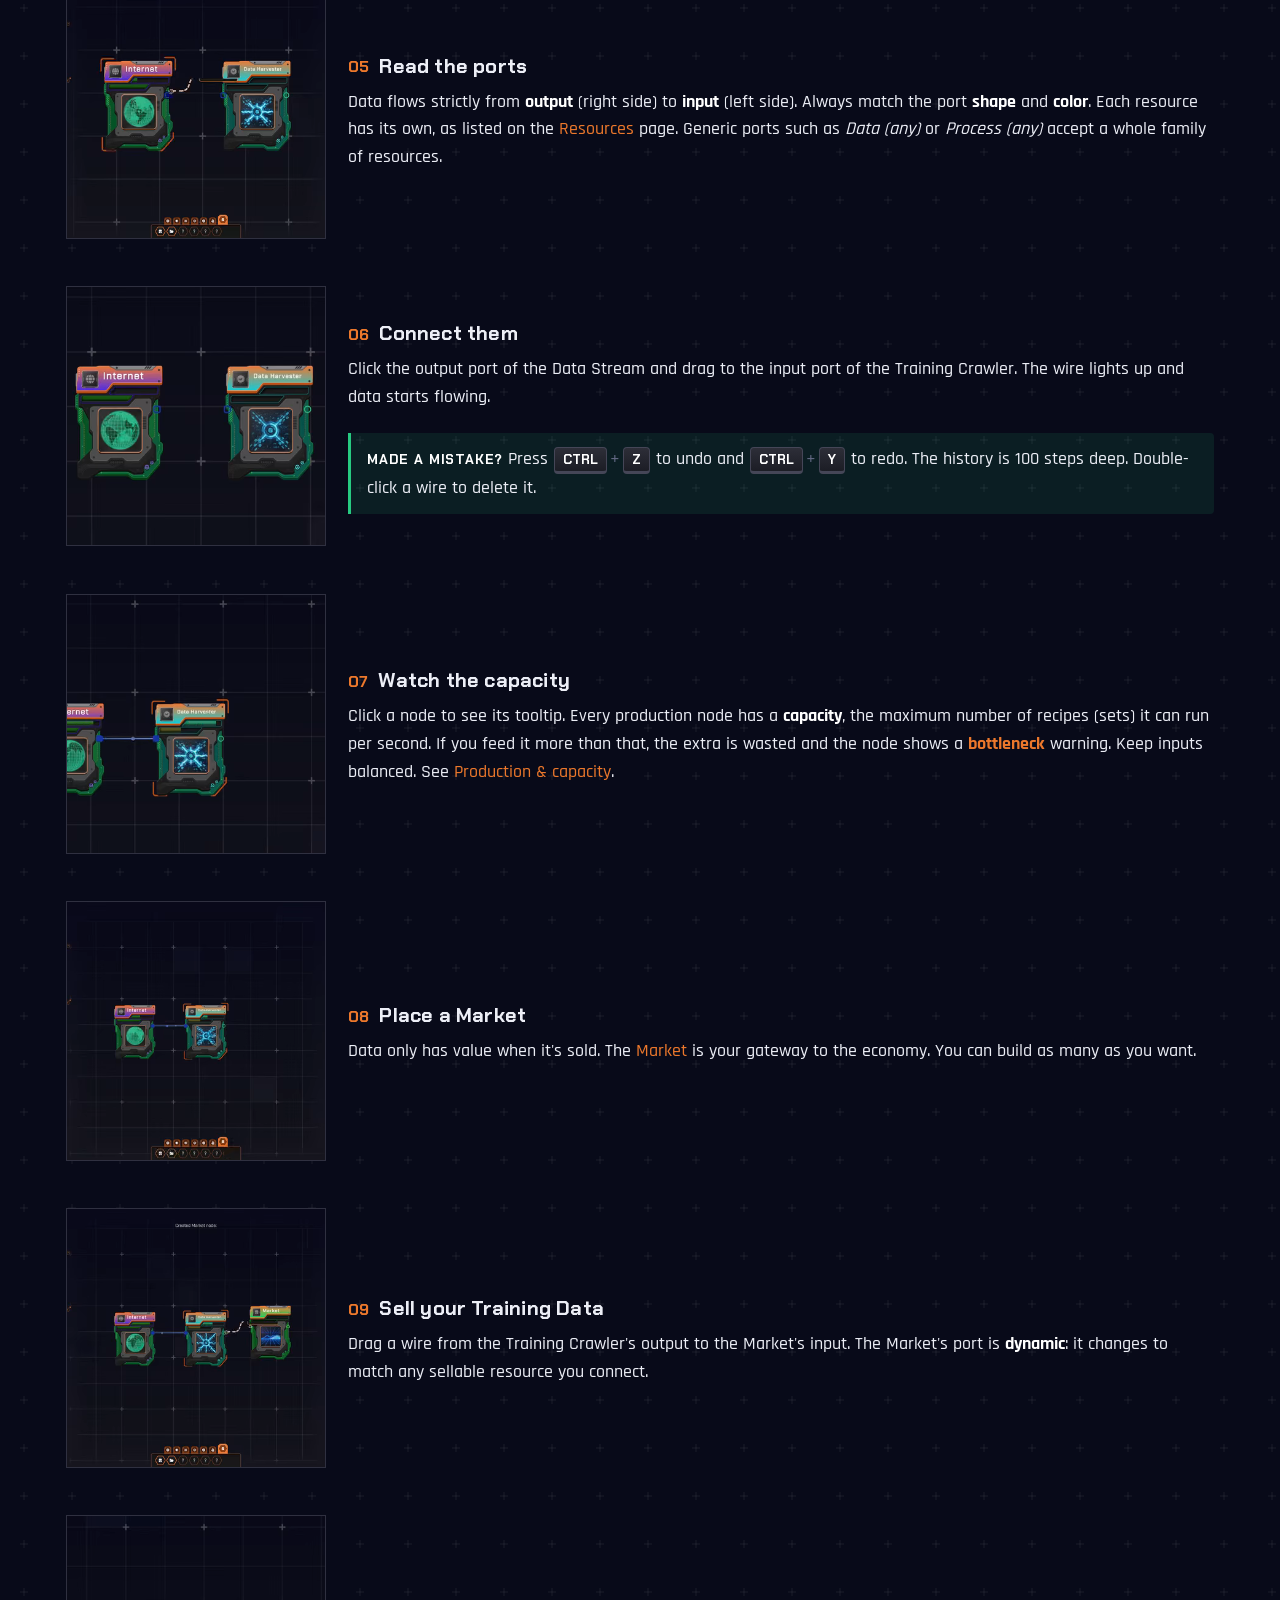
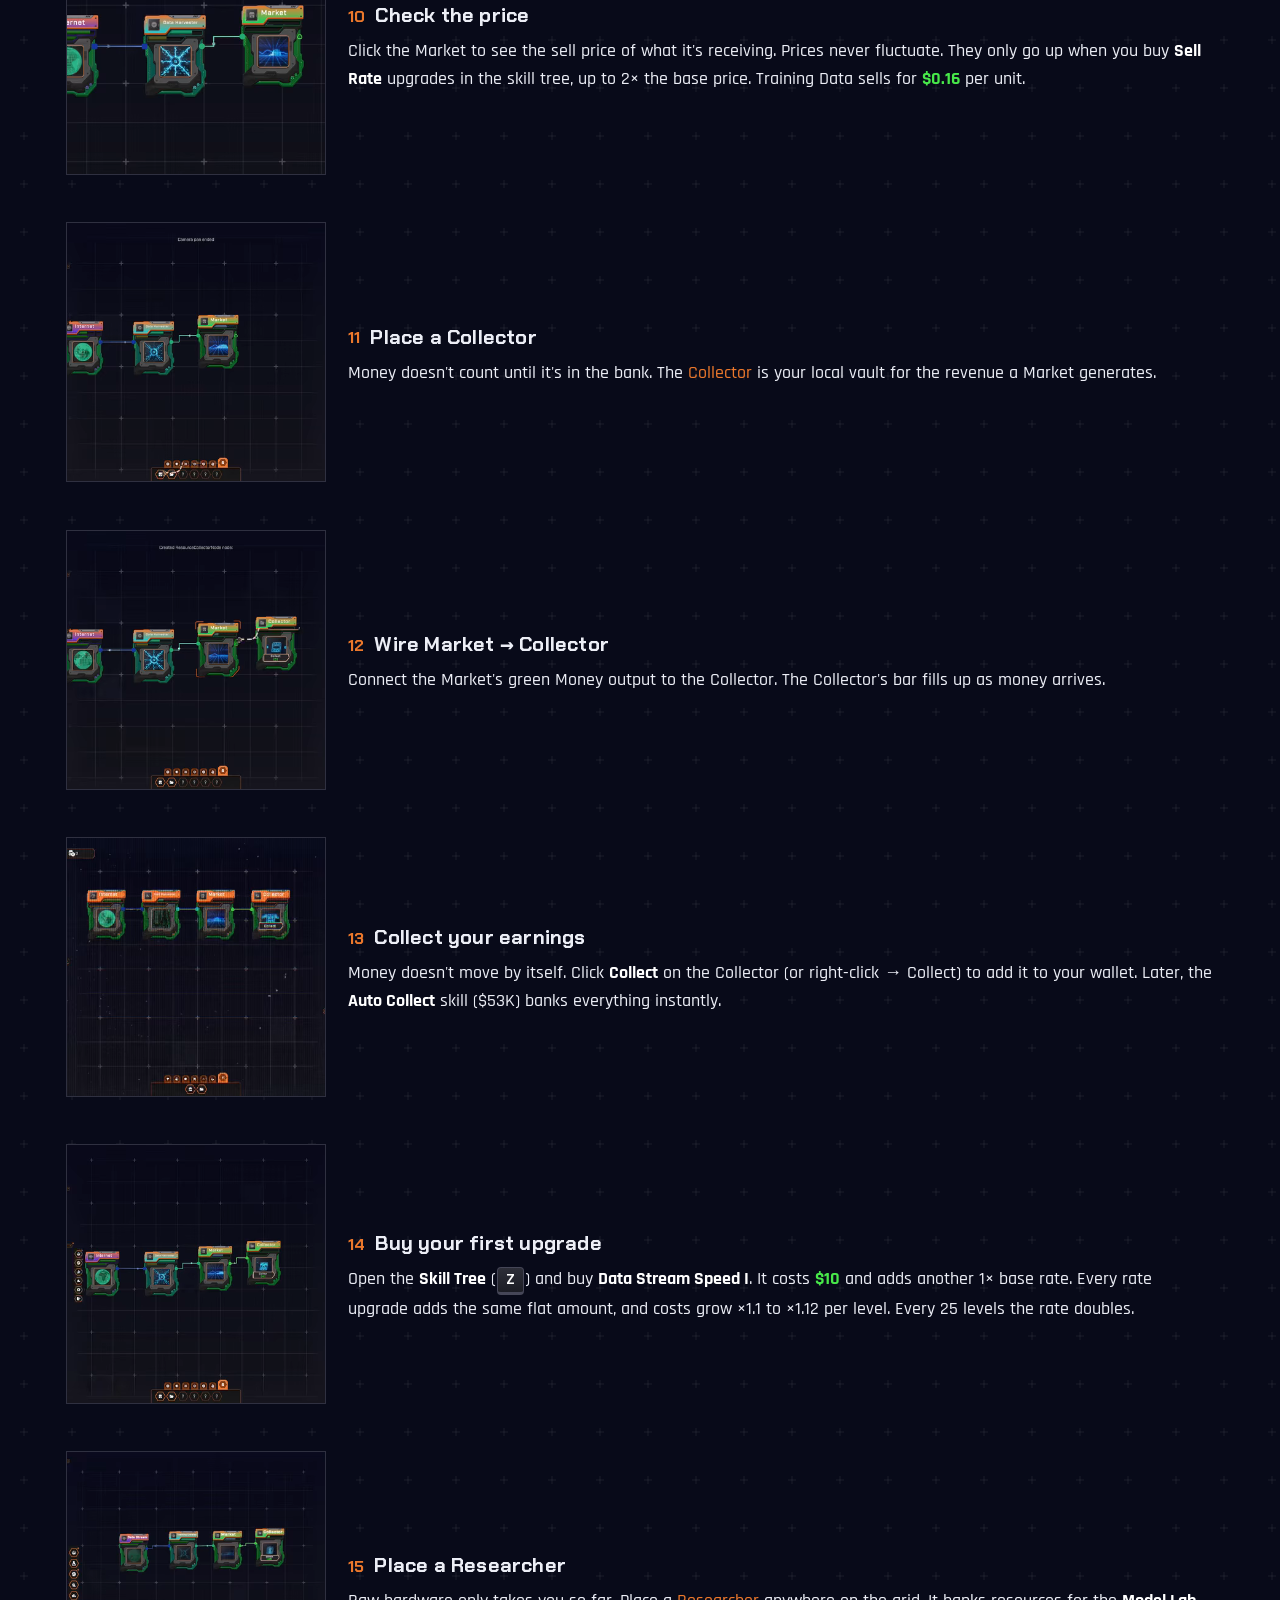
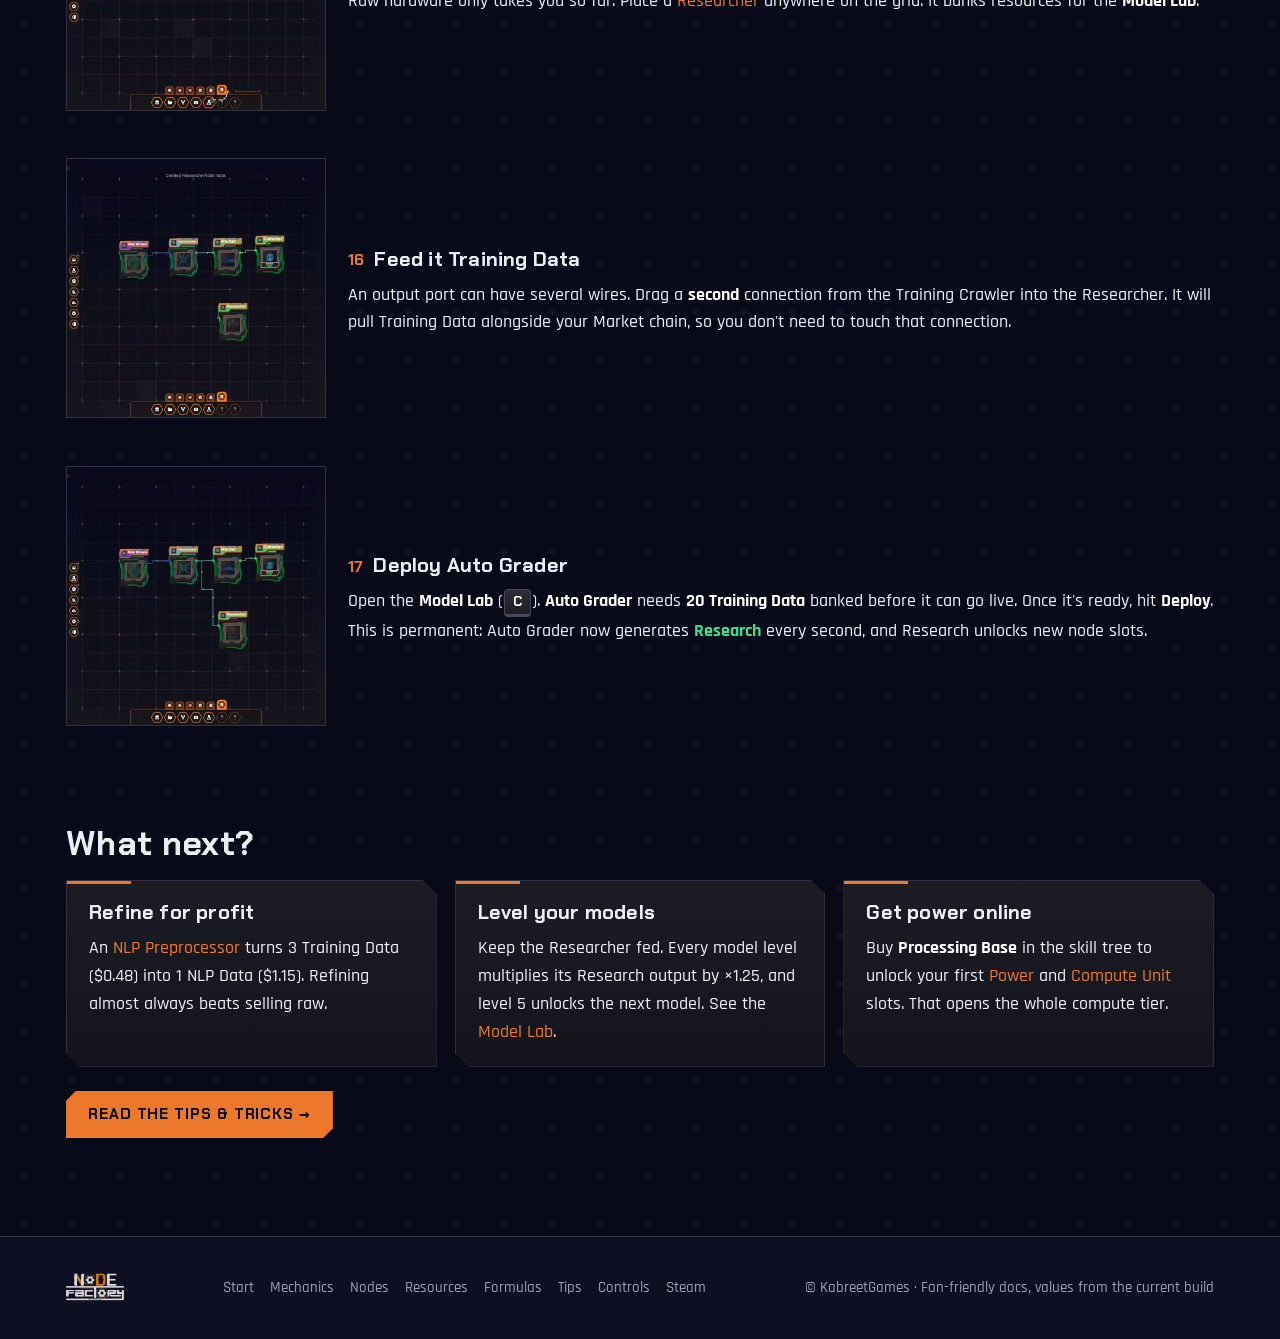
<file: getting-started.html>
<!doctype html>
<html lang="en">
<head>
<meta charset="utf-8">
<meta name="viewport" content="width=device-width,initial-scale=1">
<title>Getting Started · Node Factory Docs</title>
<meta name="description" content="Your first ten minutes in Node Factory: place a Data Stream, wire a Training Crawler, sell at a Market, collect money, upgrade, and deploy your first AI model.">
<meta property="og:title" content="Getting Started · Node Factory Docs">
<meta property="og:description" content="Your first ten minutes in Node Factory: place a Data Stream, wire a Training Crawler, sell at a Market, collect money, upgrade, and deploy your first AI model.">
<meta property="og:image" content="assets/img/og.jpg">
<meta name="theme-color" content="#080a19">
<link rel="icon" href="assets/img/favicon.png">
<link rel="preconnect" href="https://fonts.googleapis.com"><link rel="preconnect" href="https://fonts.gstatic.com" crossorigin>
<link href="https://fonts.googleapis.com/css2?family=Chakra+Petch:wght@500;600;700&family=Rajdhani:wght@500;600;700&display=swap" rel="stylesheet">
<link rel="stylesheet" href="assets/css/site.css">
</head>
<body>
<a class="skip" href="#main">Skip to content</a>
<header class="site-header"><div class="nav-wrap">
  <a class="brand" href="index.html"><img src="assets/img/logo-sm.webp" alt="Node Factory" width="66" height="34"><span>Docs</span></a>
  <button class="nav-toggle" aria-expanded="false" aria-controls="nav">Menu</button>
  <nav class="nav" id="nav"><a href="index.html">Home</a><a href="getting-started.html">Start</a><a href="mechanics.html">Mechanics</a><a href="nodes.html">Nodes</a><a href="resources.html">Resources</a><a href="formulas.html">Formulas</a><a href="tips.html">Tips</a><a href="controls.html">Controls</a></nav>
  <a class="steam-btn" href="https://store.steampowered.com/app/4513380/Node_Factory/" target="_blank" rel="noopener"><img src="assets/img/icons/steam.webp" alt="" width="18" height="18"><span>Buy on Steam</span></a>
</div></header>

<main id="main">
<div class="wrap">
  <header class="page-head">
    <span class="eyebrow">Operator onboarding</span>
    <h1>Getting started</h1>
    <p>This walkthrough follows the in-game tutorial. By the end you will have a working pipeline, your first upgrade, and a deployed AI model that generates Research forever.</p>
  </header>

  <div class="steps">
    <section class="step">
      <figure class="media"><video class="clip" data-loop="welcome" width="420" height="420" aria-label="Welcome screen"></video></figure>
      <div>
        <h3>Welcome to the Node Factory</h3>
        <p>Your goal is simple: scale this operation from a single node to a global intelligence network. There is no end screen. The game is about growing numbers, better layouts and faster runs.</p>
        <p class="muted">The grid is endless. Pan with <kbd>W</kbd><kbd>A</kbd><kbd>S</kbd><kbd>D</kbd> or by dragging with the <kbd class="mouse">right</kbd> or <kbd class="mouse">middle</kbd> mouse button. Zoom with the <kbd class="mouse">wheel</kbd> or <kbd>Q</kbd> / <kbd>E</kbd>.</p>
      </div>
    </section>

    <section class="step">
      <figure class="media"><video class="clip" data-loop="add-internet" width="420" height="420" aria-label="Placing the Data Stream node"></video></figure>
      <div>
        <h3>Place a Data Stream node</h3>
        <p>Open the <b>Build Menu</b> at the bottom of the screen and place your first <a href="nodes.html#data-stream">Data Stream</a>. It needs no input and produces <b>3 Data Stream per second</b>. This is where your data pipeline begins.</p>
        <p class="muted">Every node type has a limited number of <b>slots</b>. You start with one Data Stream and one Training Crawler. You buy more slots with Research later.</p>
      </div>
    </section>

    <section class="step">
      <figure class="media"><video class="clip" data-loop="what-internet" width="420" height="420" aria-label="Data Stream explained"></video></figure>
      <div>
        <h3>Understand what it makes</h3>
        <p>The Data Stream node pulls in raw traffic from external servers. That traffic is the <b>fuel</b> for everything you build next. On its own it is worthless: <b>Data Stream can't be sold</b>, so you have to refine it.</p>
      </div>
    </section>

    <section class="step">
      <figure class="media"><video class="clip" data-loop="add-crawler" width="420" height="420" aria-label="Placing a Training Crawler"></video></figure>
      <div>
        <h3>Add a Training Crawler</h3>
        <p>Place a <a href="nodes.html#training-crawler">Training Crawler</a> nearby. It converts <b>1 Data Stream into 2 Training Data</b>, the first sellable resource and the base of almost every chain.</p>
      </div>
    </section>

    <section class="step">
      <figure class="media"><video class="clip" data-loop="how-to-connect" width="420" height="420" aria-label="Port shapes and colors"></video></figure>
      <div>
        <h3>Read the ports</h3>
        <p>Data flows strictly from <b>output</b> (right side) to <b>input</b> (left side). Always match the port <b>shape</b> and <b>color</b>. Each resource has its own, as listed on the <a href="resources.html">Resources</a> page. Generic ports such as <em>Data (any)</em> or <em>Process (any)</em> accept a whole family of resources.</p>
      </div>
    </section>

    <section class="step">
      <figure class="media"><video class="clip" data-loop="connect-crawler" width="420" height="420" aria-label="Connecting two nodes"></video></figure>
      <div>
        <h3>Connect them</h3>
        <p>Click the output port of the Data Stream and drag to the input port of the Training Crawler. The wire lights up and data starts flowing.</p>
        <div class="callout tip"><b>Made a mistake?</b> Press <kbd>Ctrl</kbd><span class="plus">+</span><kbd>Z</kbd> to undo and <kbd>Ctrl</kbd><span class="plus">+</span><kbd>Y</kbd> to redo. The history is 100 steps deep. Double-click a wire to delete it.</div>
      </div>
    </section>

    <section class="step">
      <figure class="media"><video class="clip" data-loop="capacity" width="420" height="420" aria-label="Node capacity tooltip"></video></figure>
      <div>
        <h3>Watch the capacity</h3>
        <p>Click a node to see its tooltip. Every production node has a <b>capacity</b>, the maximum number of recipes (sets) it can run per second. If you feed it more than that, the extra is wasted and the node shows a <span class="hl">bottleneck</span> warning. Keep inputs balanced. See <a href="mechanics.html#production">Production &amp; capacity</a>.</p>
      </div>
    </section>

    <section class="step">
      <figure class="media"><video class="clip" data-loop="add-market" width="420" height="420" aria-label="Placing a Market"></video></figure>
      <div>
        <h3>Place a Market</h3>
        <p>Data only has value when it's sold. The <a href="nodes.html#market">Market</a> is your gateway to the economy. You can build as many as you want.</p>
      </div>
    </section>

    <section class="step">
      <figure class="media"><video class="clip" data-loop="connect-market" width="420" height="420" aria-label="Connecting the Market"></video></figure>
      <div>
        <h3>Sell your Training Data</h3>
        <p>Drag a wire from the Training Crawler's output to the Market's input. The Market's port is <b>dynamic</b>: it changes to match any sellable resource you connect.</p>
      </div>
    </section>

    <section class="step">
      <figure class="media"><video class="clip" data-loop="inspect-market" width="420" height="420" aria-label="Market tooltip"></video></figure>
      <div>
        <h3>Check the price</h3>
        <p>Click the Market to see the sell price of what it's receiving. Prices never fluctuate. They only go up when you buy <b>Sell Rate</b> upgrades in the skill tree, up to 2× the base price. Training Data sells for <span class="money">$0.16</span> per unit.</p>
      </div>
    </section>

    <section class="step">
      <figure class="media"><video class="clip" data-loop="add-collector" width="420" height="420" aria-label="Placing a Collector"></video></figure>
      <div>
        <h3>Place a Collector</h3>
        <p>Money doesn't count until it's in the bank. The <a href="nodes.html#collector">Collector</a> is your local vault for the revenue a Market generates.</p>
      </div>
    </section>

    <section class="step">
      <figure class="media"><video class="clip" data-loop="connect-collector" width="420" height="420" aria-label="Connecting Market to Collector"></video></figure>
      <div>
        <h3>Wire Market → Collector</h3>
        <p>Connect the Market's green Money output to the Collector. The Collector's bar fills up as money arrives.</p>
      </div>
    </section>

    <section class="step">
      <figure class="media"><video class="clip" data-loop="collect" width="420" height="420" aria-label="Collecting money"></video></figure>
      <div>
        <h3>Collect your earnings</h3>
        <p>Money doesn't move by itself. Click <b>Collect</b> on the Collector (or right-click → Collect) to add it to your wallet. Later, the <b>Auto Collect</b> skill ($53K) banks everything instantly.</p>
      </div>
    </section>

    <section class="step">
      <figure class="media"><video class="clip" data-loop="skill-tree" width="420" height="420" aria-label="Buying the first upgrade"></video></figure>
      <div>
        <h3>Buy your first upgrade</h3>
        <p>Open the <b>Skill Tree</b> (<kbd>Z</kbd>) and buy <b>Data Stream Speed I</b>. It costs <span class="money">$10</span> and adds another 1× base rate. Every rate upgrade adds the same flat amount, and costs grow ×1.1 to ×1.12 per level. Every 25 levels the rate doubles.</p>
      </div>
    </section>

    <section class="step">
      <figure class="media"><video class="clip" data-loop="add-researcher" width="420" height="420" aria-label="Placing a Researcher"></video></figure>
      <div>
        <h3>Place a Researcher</h3>
        <p>Raw hardware only takes you so far. Place a <a href="nodes.html#researcher">Researcher</a> anywhere on the grid. It banks resources for the <b>Model Lab</b>.</p>
      </div>
    </section>

    <section class="step">
      <figure class="media"><video class="clip" data-loop="connect-researcher" width="420" height="420" aria-label="Connecting the Researcher"></video></figure>
      <div>
        <h3>Feed it Training Data</h3>
        <p>An output port can have several wires. Drag a <b>second</b> connection from the Training Crawler into the Researcher. It will pull Training Data alongside your Market chain, so you don't need to touch that connection.</p>
      </div>
    </section>

    <section class="step">
      <figure class="media"><video class="clip" data-loop="deploy" width="420" height="420" aria-label="Deploying AutoGrader"></video></figure>
      <div>
        <h3>Deploy Auto Grader</h3>
        <p>Open the <b>Model Lab</b> (<kbd>C</kbd>). <b>Auto Grader</b> needs <b>20 Training Data</b> banked before it can go live. Once it's ready, hit <b>Deploy</b>. This is permanent: Auto Grader now generates <span class="research">Research</span> every second, and Research unlocks new node slots.</p>
      </div>
    </section>
  </div>

  <h2>What next?</h2>
  <div class="grid g3">
    <div class="panel"><h3>Refine for profit</h3><p>An <a href="nodes.html#nlp-preprocessor">NLP Preprocessor</a> turns 3 Training Data ($0.48) into 1 NLP Data ($1.15). Refining almost always beats selling raw.</p></div>
    <div class="panel"><h3>Level your models</h3><p>Keep the Researcher fed. Every model level multiplies its Research output by ×1.25, and level 5 unlocks the next model. See the <a href="mechanics.html#models">Model Lab</a>.</p></div>
    <div class="panel"><h3>Get power online</h3><p>Buy <b>Processing Base</b> in the skill tree to unlock your first <a href="nodes.html#power">Power</a> and <a href="nodes.html#compute-unit">Compute Unit</a> slots. That opens the whole compute tier.</p></div>
  </div>
  <p style="margin-top:24px"><a class="btn" href="tips.html">Read the tips &amp; tricks →</a></p>
</div>
</main>

<footer class="site-footer"><div class="wrap">
  <img src="assets/img/logo-sm.webp" alt="Node Factory" width="58" height="30">
  <nav><a href="getting-started.html">Start</a><a href="mechanics.html">Mechanics</a><a href="nodes.html">Nodes</a><a href="resources.html">Resources</a><a href="formulas.html">Formulas</a><a href="tips.html">Tips</a><a href="controls.html">Controls</a><a href="https://store.steampowered.com/app/4513380/Node_Factory/" target="_blank" rel="noopener">Steam</a></nav>
  <span>© KabreetGames · Fan-friendly docs, values from the current build</span>
</div></footer>
<a class="to-top" href="#main" aria-label="Back to top">↑</a>
<script src="assets/js/site.js" defer></script>
</body>
</html>
</file>
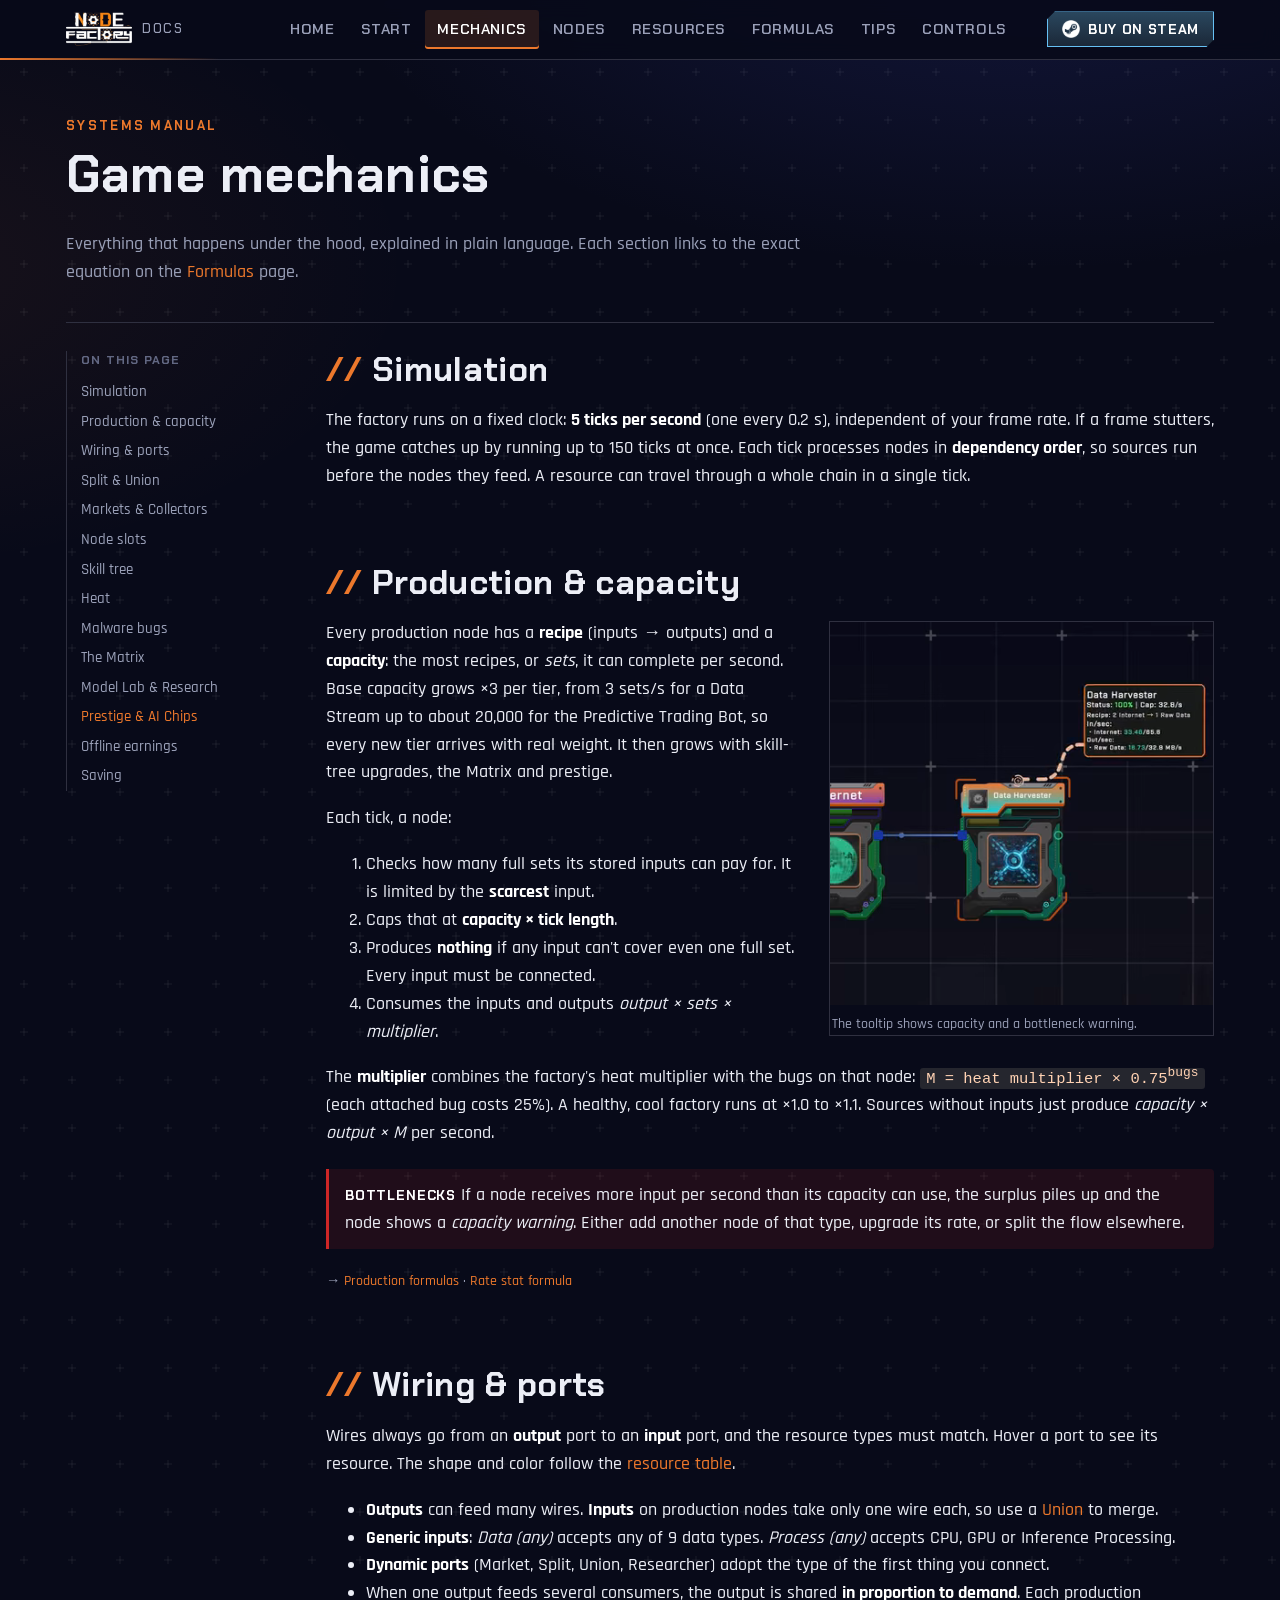
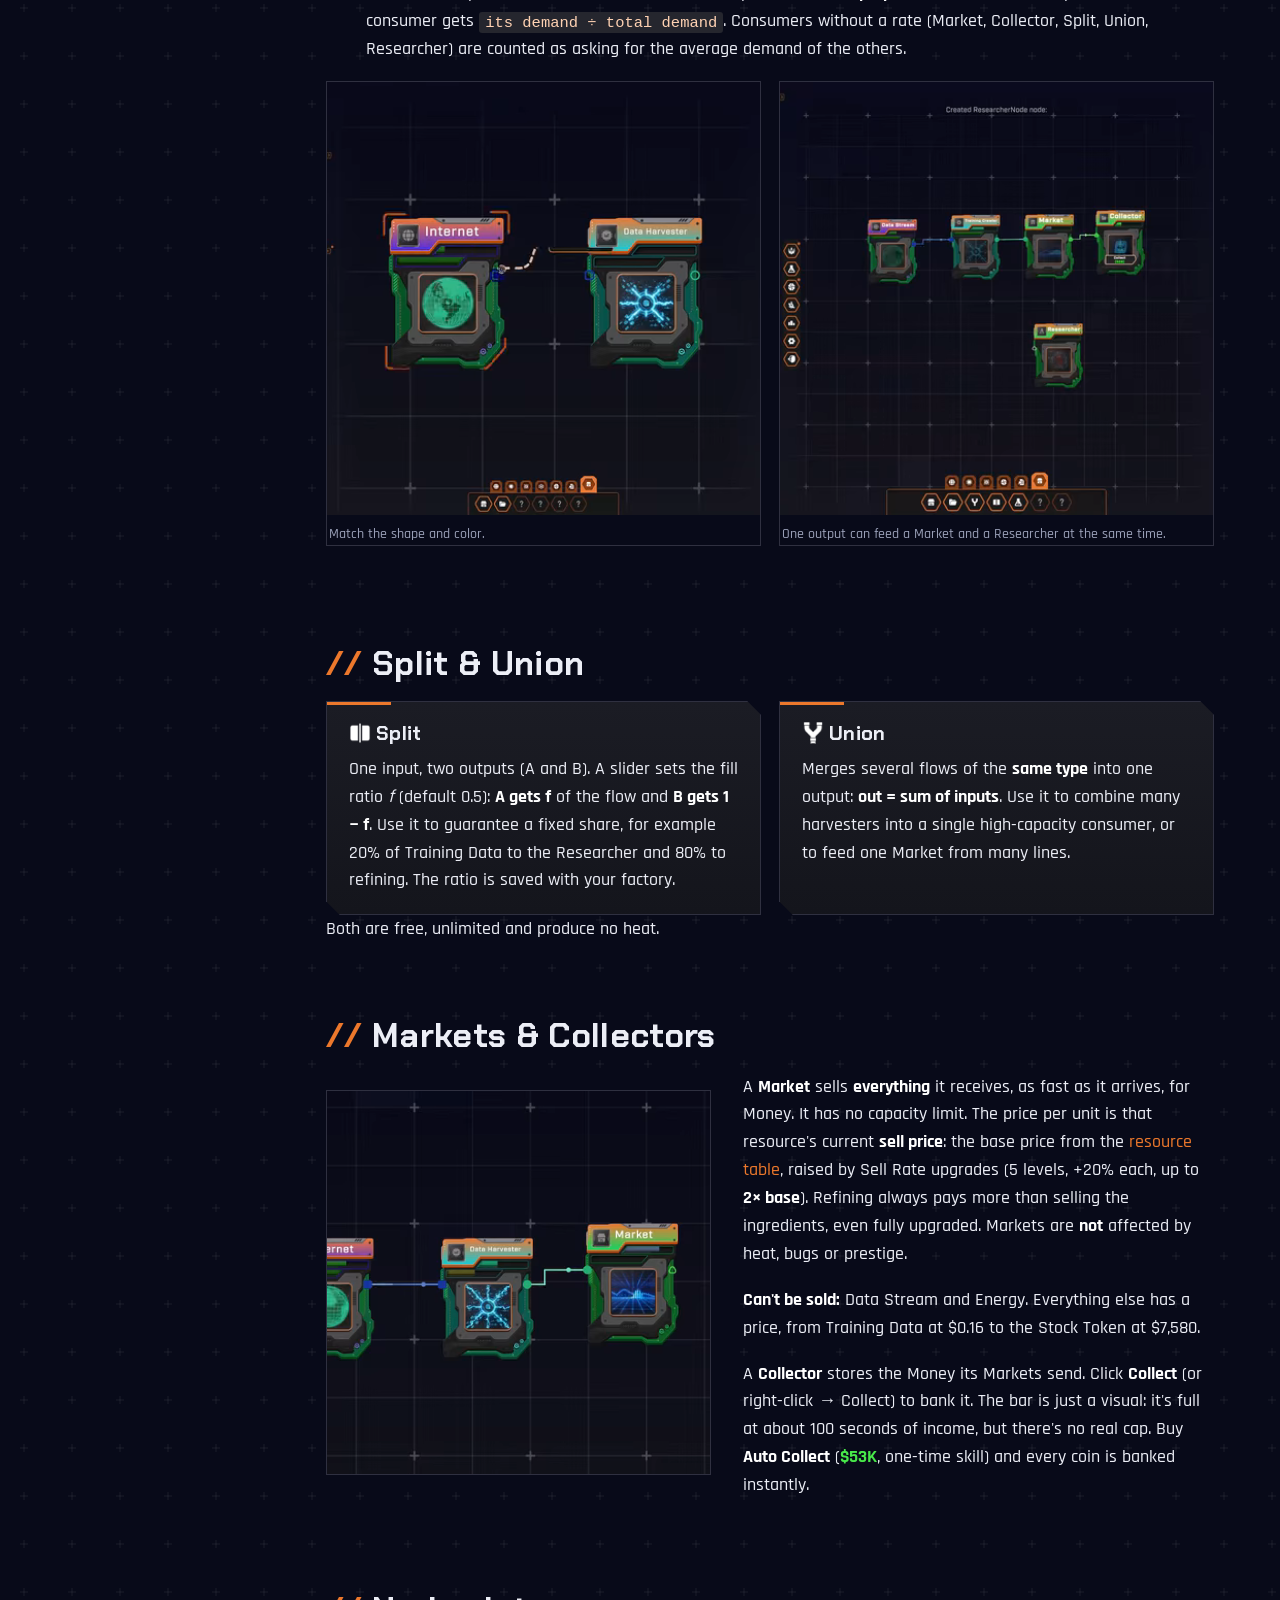
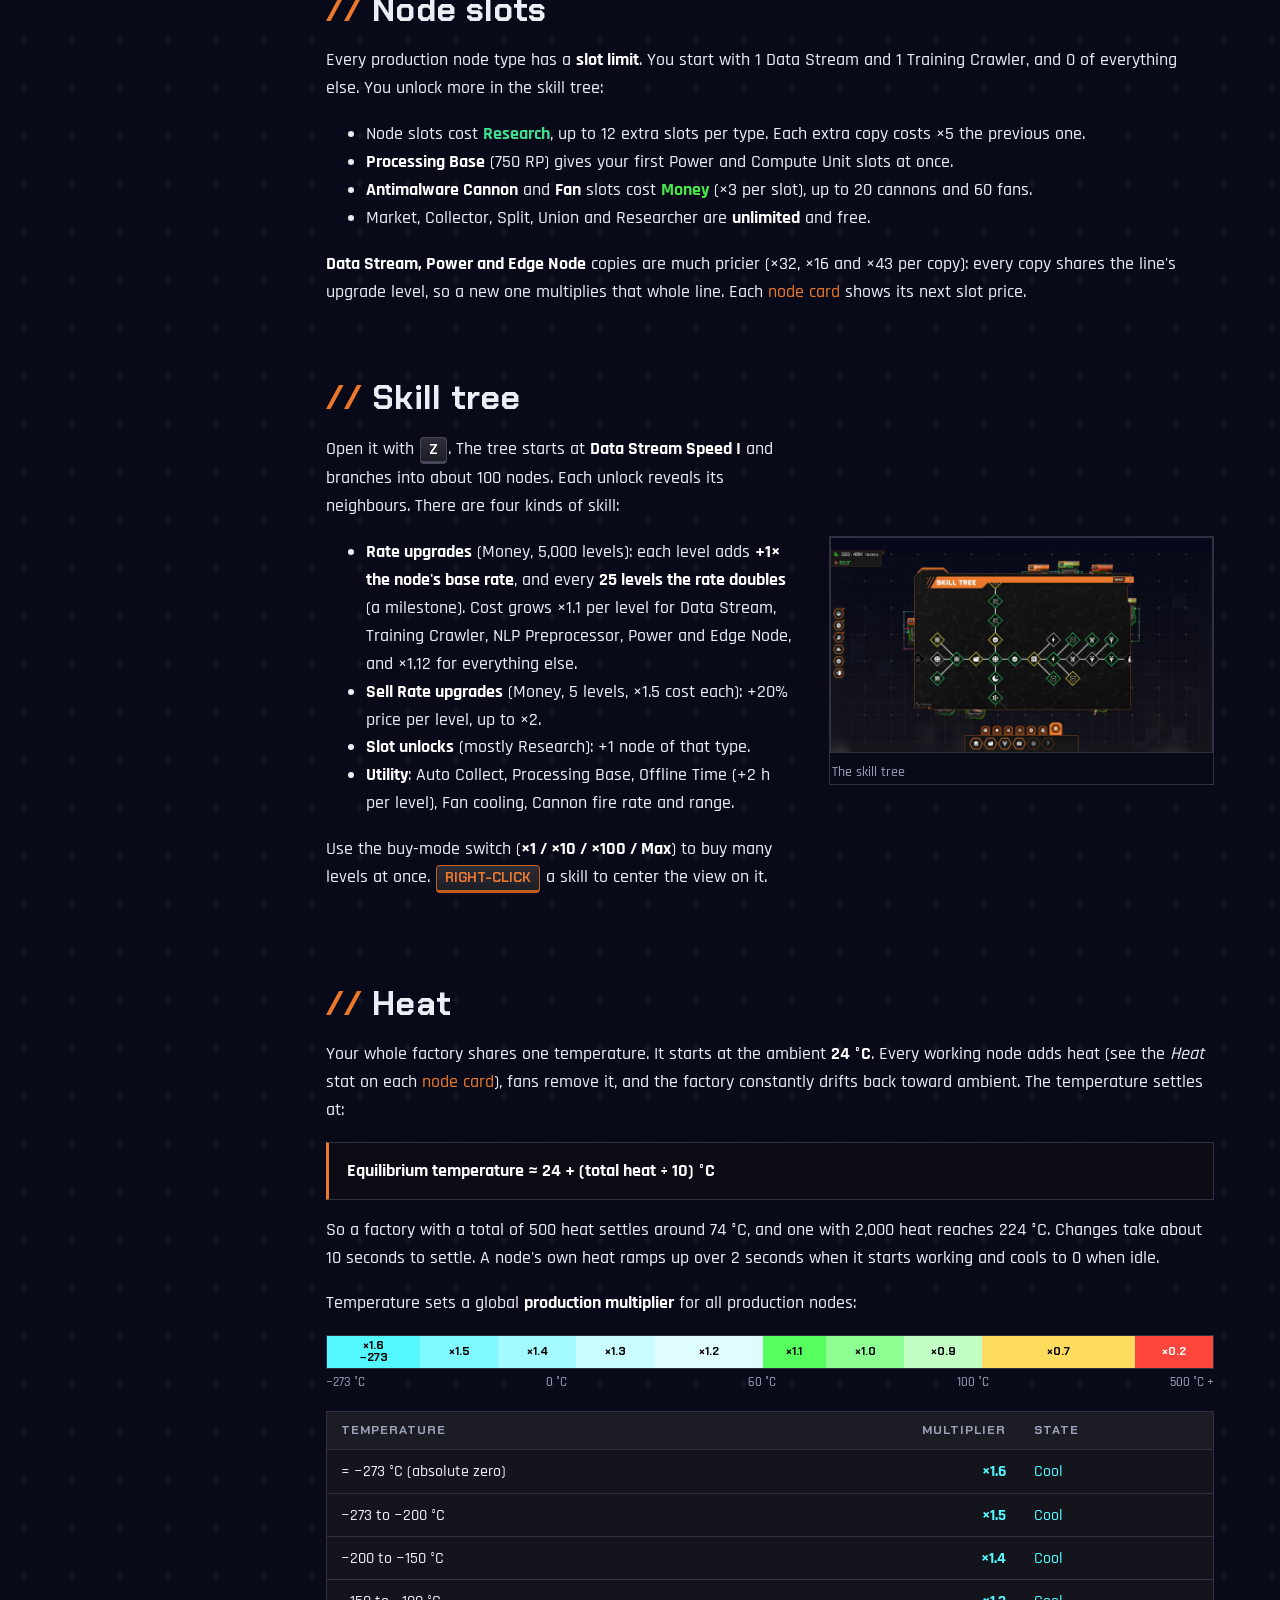
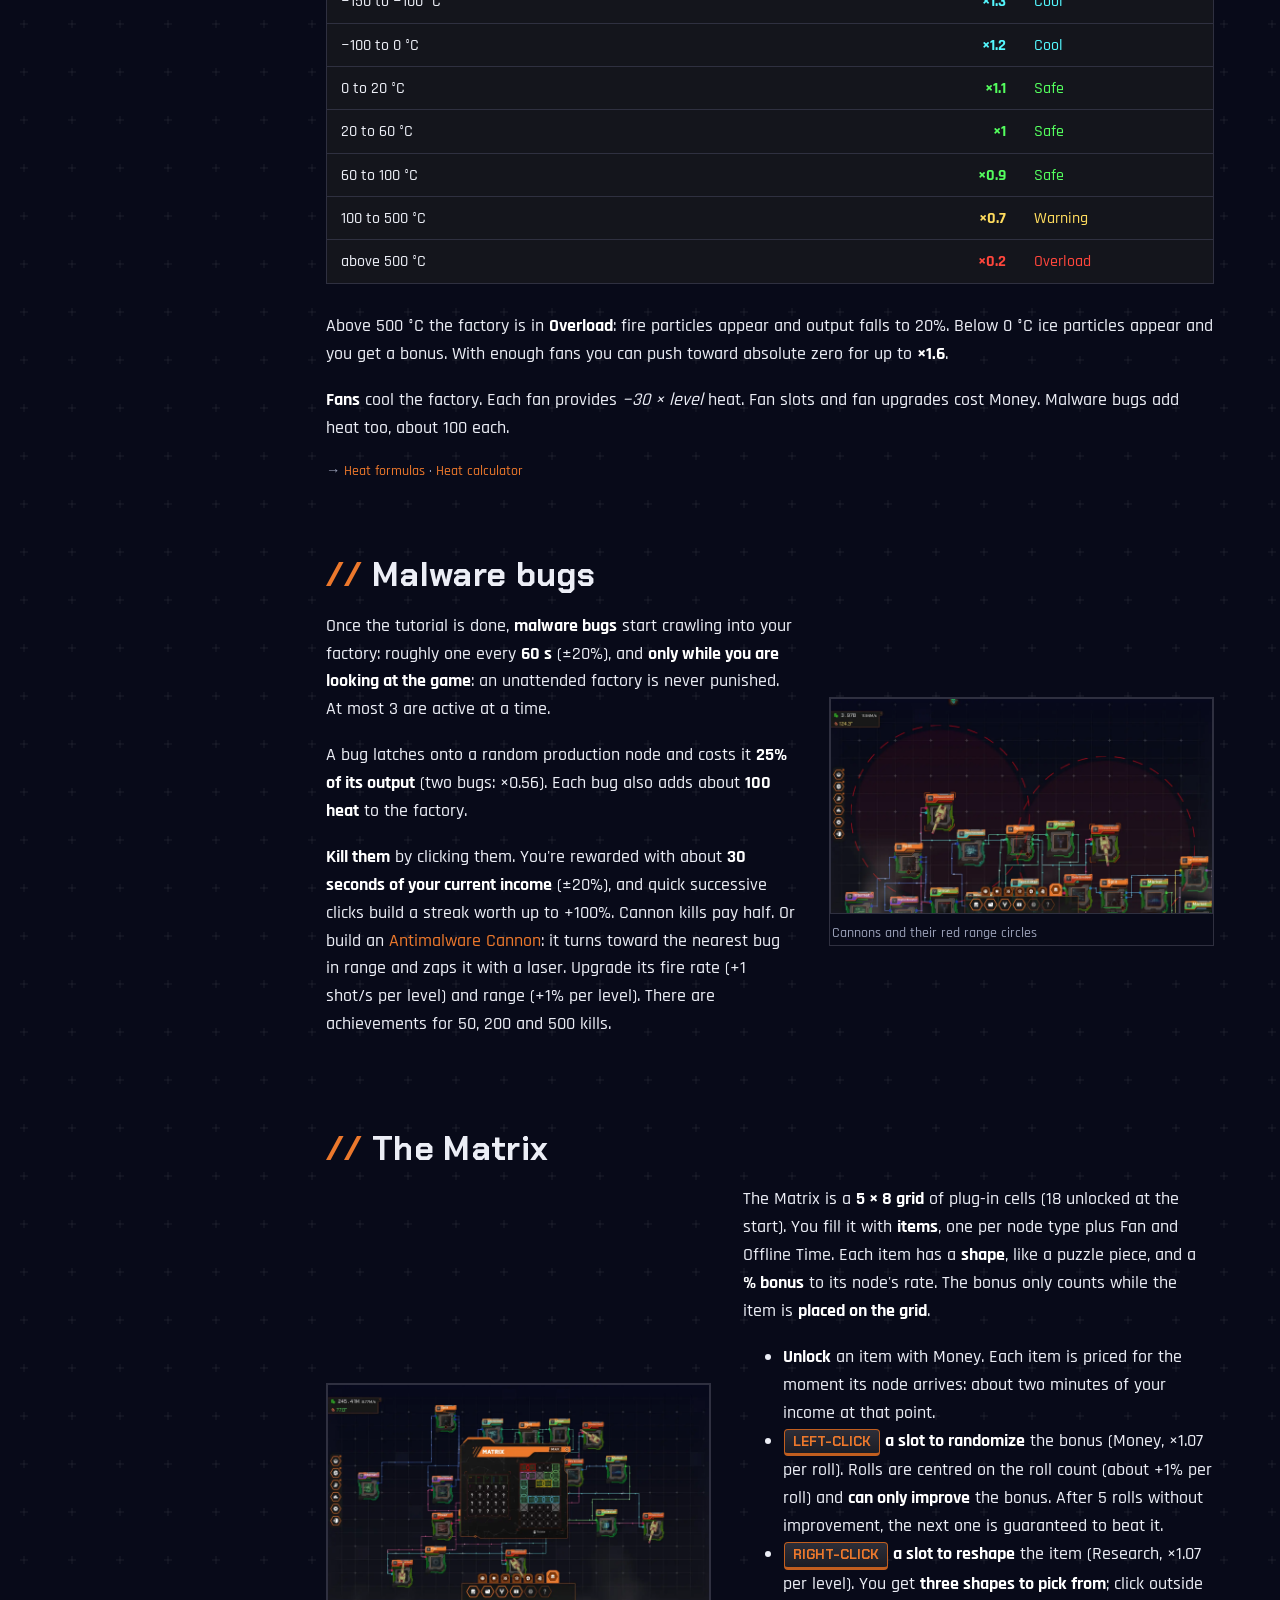
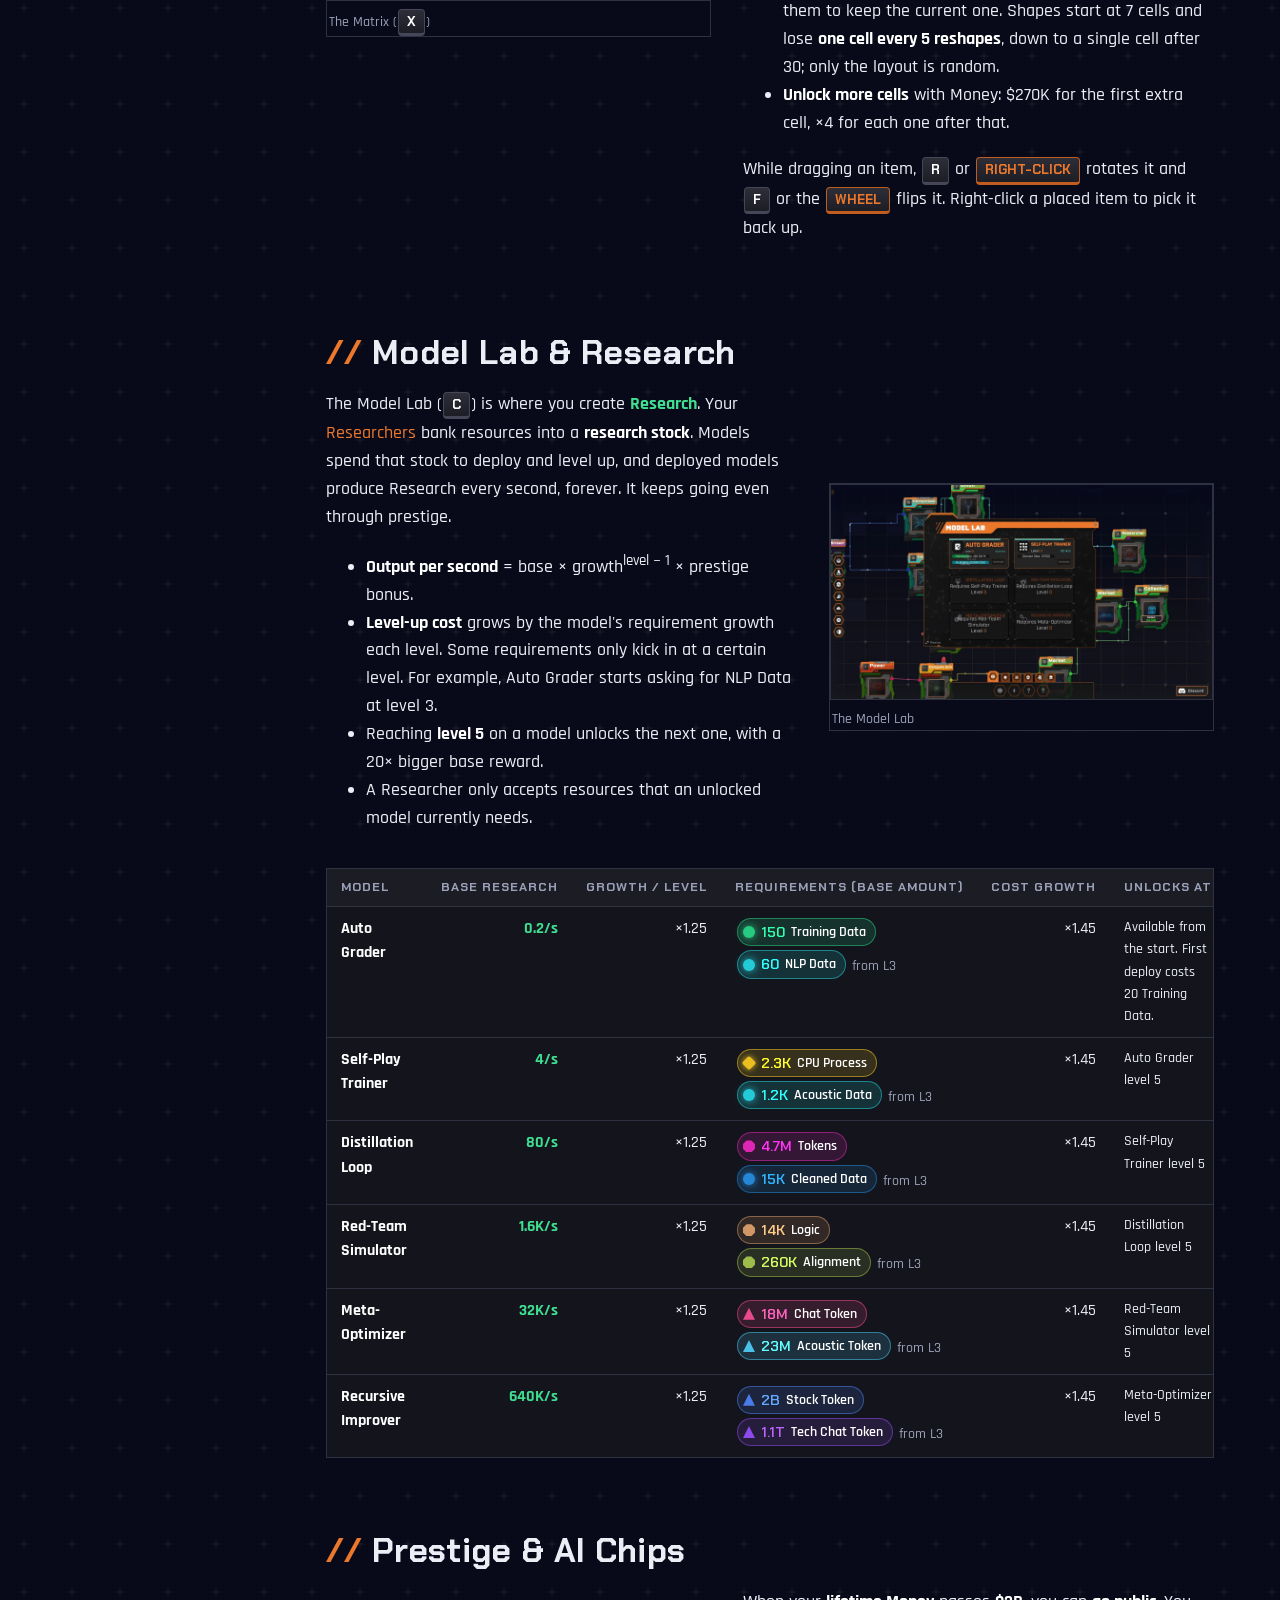
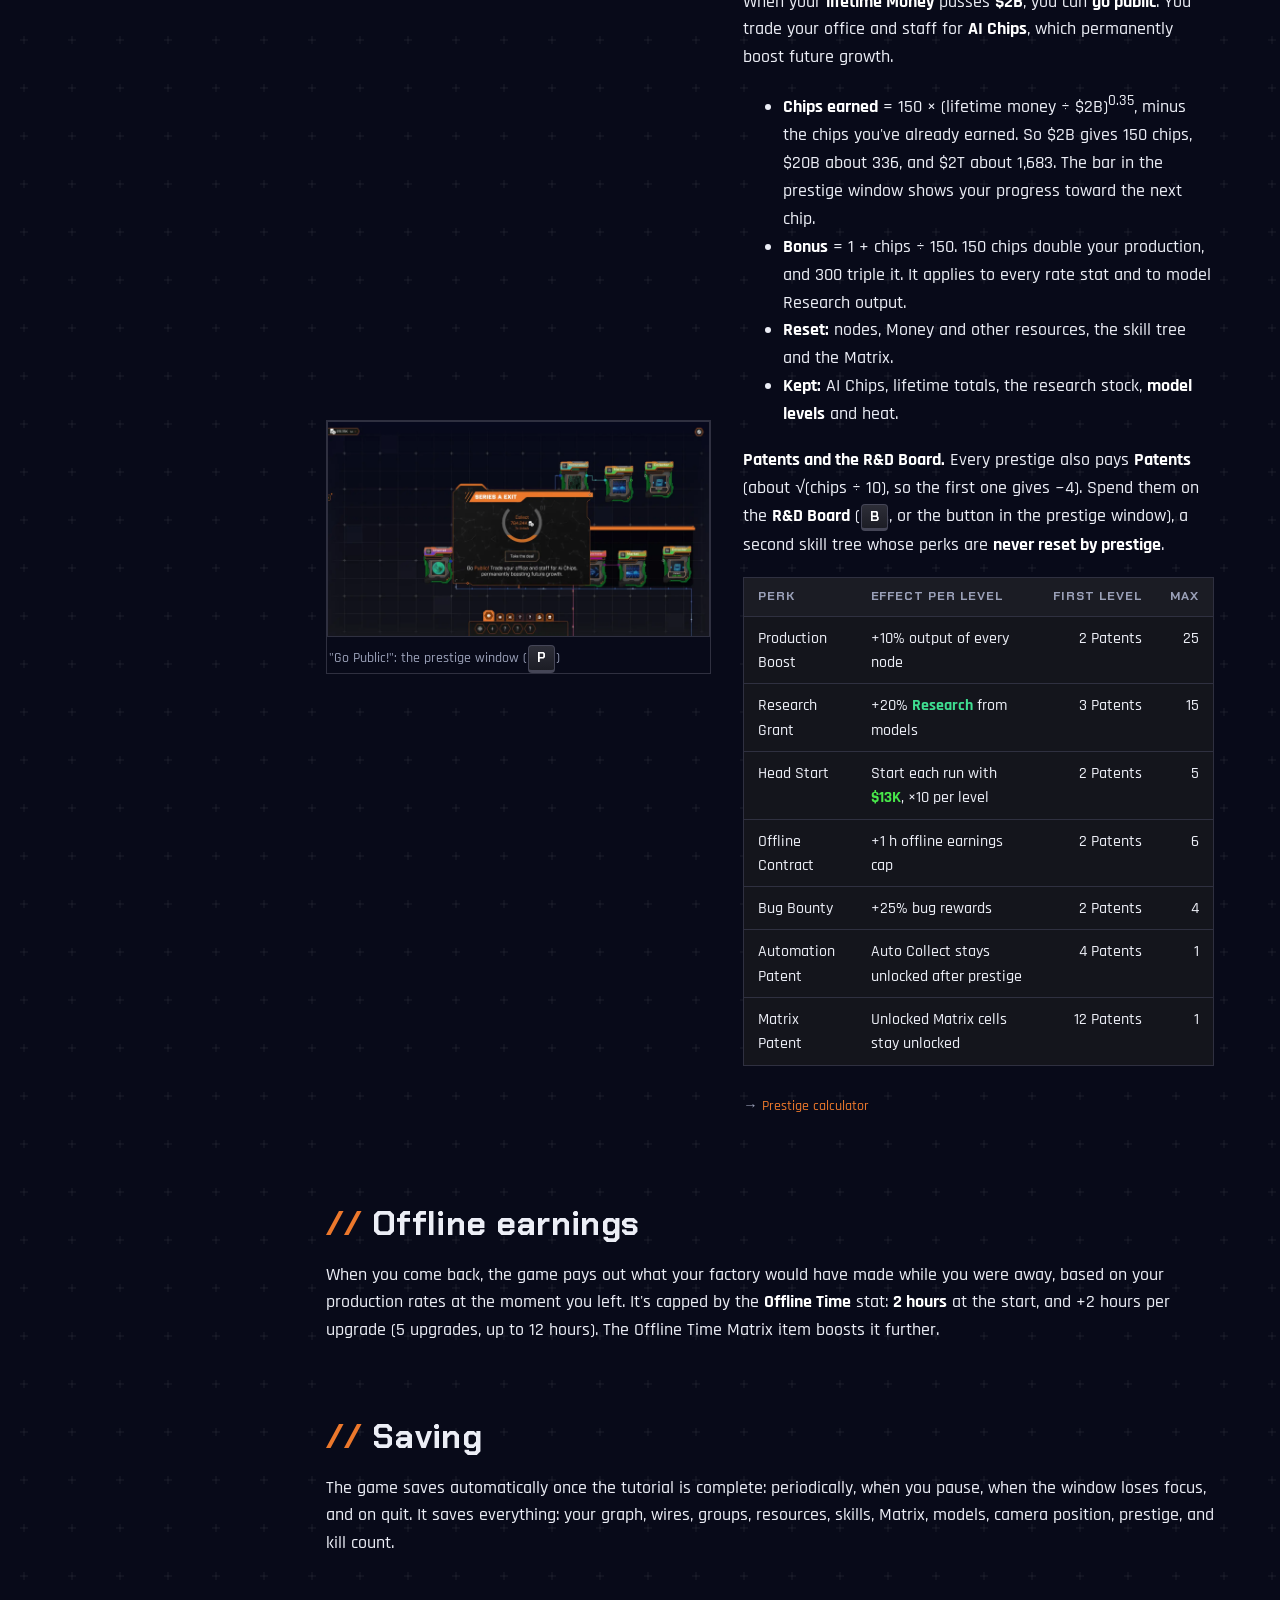
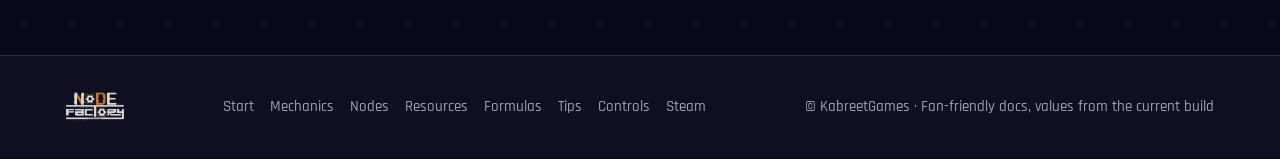
<file: mechanics.html>
<!doctype html>
<html lang="en">
<head>
<meta charset="utf-8">
<meta name="viewport" content="width=device-width,initial-scale=1">
<title>Mechanics · Node Factory Docs</title>
<meta name="description" content="How Node Factory works: production and capacity, wiring, splitting and merging, markets, heat, malware bugs, the Matrix, the skill tree, the Model Lab, prestige and offline earnings.">
<meta property="og:title" content="Mechanics · Node Factory Docs">
<meta property="og:description" content="How Node Factory works: production and capacity, wiring, splitting and merging, markets, heat, malware bugs, the Matrix, the skill tree, the Model Lab, prestige and offline earnings.">
<meta property="og:image" content="assets/img/og.jpg">
<meta name="theme-color" content="#080a19">
<link rel="icon" href="assets/img/favicon.png">
<link rel="preconnect" href="https://fonts.googleapis.com"><link rel="preconnect" href="https://fonts.gstatic.com" crossorigin>
<link href="https://fonts.googleapis.com/css2?family=Chakra+Petch:wght@500;600;700&family=Rajdhani:wght@500;600;700&display=swap" rel="stylesheet">
<link rel="stylesheet" href="assets/css/site.css">
</head>
<body>
<a class="skip" href="#main">Skip to content</a>
<header class="site-header"><div class="nav-wrap">
  <a class="brand" href="index.html"><img src="assets/img/logo-sm.webp" alt="Node Factory" width="66" height="34"><span>Docs</span></a>
  <button class="nav-toggle" aria-expanded="false" aria-controls="nav">Menu</button>
  <nav class="nav" id="nav"><a href="index.html">Home</a><a href="getting-started.html">Start</a><a href="mechanics.html">Mechanics</a><a href="nodes.html">Nodes</a><a href="resources.html">Resources</a><a href="formulas.html">Formulas</a><a href="tips.html">Tips</a><a href="controls.html">Controls</a></nav>
  <a class="steam-btn" href="https://store.steampowered.com/app/4513380/Node_Factory/" target="_blank" rel="noopener"><img src="assets/img/icons/steam.webp" alt="" width="18" height="18"><span>Buy on Steam</span></a>
</div></header>

<main id="main">
<div class="wrap">
  <header class="page-head">
    <span class="eyebrow">Systems manual</span>
    <h1>Game mechanics</h1>
    <p>Everything that happens under the hood, explained in plain language. Each section links to the exact equation on the <a href="formulas.html">Formulas</a> page.</p>
  </header>

  <div class="with-toc">
    <nav class="toc" aria-label="On this page">
      <strong>On this page</strong>
      <a href="#simulation">Simulation</a>
      <a href="#production">Production &amp; capacity</a>
      <a href="#wiring">Wiring &amp; ports</a>
      <a href="#split">Split &amp; Union</a>
      <a href="#market">Markets &amp; Collectors</a>
      <a href="#slots">Node slots</a>
      <a href="#skill-tree">Skill tree</a>
      <a href="#heat">Heat</a>
      <a href="#bugs">Malware bugs</a>
      <a href="#matrix">The Matrix</a>
      <a href="#models">Model Lab &amp; Research</a>
      <a href="#prestige">Prestige &amp; AI Chips</a>
      <a href="#offline">Offline earnings</a>
      <a href="#saving">Saving</a>
    </nav>

    <div>
      <section id="simulation">
        <h2 style="margin-top:0"><span class="tag">//</span> Simulation</h2>
        <p>The factory runs on a fixed clock: <b>5 ticks per second</b> (one every 0.2 s), independent of your frame rate. If a frame stutters, the game catches up by running up to 150 ticks at once. Each tick processes nodes in <b>dependency order</b>, so sources run before the nodes they feed. A resource can travel through a whole chain in a single tick.</p>
      </section>

      <section id="production">
        <h2><span class="tag">//</span> Production &amp; capacity</h2>
        <div class="split">
          <div>
            <p>Every production node has a <b>recipe</b> (inputs → outputs) and a <b>capacity</b>: the most recipes, or <em>sets</em>, it can complete per second. Base capacity grows ×3 per tier, from 3 sets/s for a Data Stream up to about 20,000 for the Predictive Trading Bot, so every new tier arrives with real weight. It then grows with skill-tree upgrades, the Matrix and prestige.</p>
            <p>Each tick, a node:</p>
            <ol>
              <li>Checks how many full sets its stored inputs can pay for. It is limited by the <b>scarcest</b> input.</li>
              <li>Caps that at <b>capacity × tick length</b>.</li>
              <li>Produces <b>nothing</b> if any input can't cover even one full set. Every input must be connected.</li>
              <li>Consumes the inputs and outputs <em>output × sets × multiplier</em>.</li>
            </ol>
          </div>
          <figure class="media"><video class="clip" data-loop="capacity" width="420" height="420" aria-label="Capacity tooltip in game"></video><figcaption>The tooltip shows capacity and a bottleneck warning.</figcaption></figure>
        </div>
        <p>The <b>multiplier</b> combines the factory's heat multiplier with the bugs on that node: <code>M = heat multiplier × 0.75<sup>bugs</sup></code> (each attached bug costs 25%). A healthy, cool factory runs at ×1.0 to ×1.1. Sources without inputs just produce <em>capacity × output × M</em> per second.</p>
        <div class="callout warn"><b>Bottlenecks</b> If a node receives more input per second than its capacity can use, the surplus piles up and the node shows a <em>capacity warning</em>. Either add another node of that type, upgrade its rate, or split the flow elsewhere.</div>
        <p class="muted small">→ <a href="formulas.html#f-production">Production formulas</a> · <a href="formulas.html#f-rate">Rate stat formula</a></p>
      </section>

      <section id="wiring">
        <h2><span class="tag">//</span> Wiring &amp; ports</h2>
        <p>Wires always go from an <b>output</b> port to an <b>input</b> port, and the resource types must match. Hover a port to see its resource. The shape and color follow the <a href="resources.html">resource table</a>.</p>
        <ul>
          <li><b>Outputs</b> can feed many wires. <b>Inputs</b> on production nodes take only one wire each, so use a <a href="#split">Union</a> to merge.</li>
          <li><b>Generic inputs</b>: <em>Data (any)</em> accepts any of 9 data types. <em>Process (any)</em> accepts CPU, GPU or Inference Processing.</li>
          <li><b>Dynamic ports</b> (Market, Split, Union, Researcher) adopt the type of the first thing you connect.</li>
          <li>When one output feeds several consumers, the output is shared <b>in proportion to demand</b>. Each production consumer gets <code>its demand ÷ total demand</code>. Consumers without a rate (Market, Collector, Split, Union, Researcher) are counted as asking for the average demand of the others.</li>
        </ul>
        <div class="grid g2">
          <figure class="media"><video class="clip" data-loop="how-to-connect" width="420" height="420" aria-label="Matching port shapes"></video><figcaption>Match the shape and color.</figcaption></figure>
          <figure class="media"><video class="clip" data-loop="connect-researcher" width="420" height="420" aria-label="One output feeding two nodes"></video><figcaption>One output can feed a Market and a Researcher at the same time.</figcaption></figure>
        </div>
      </section>

      <section id="split">
        <h2><span class="tag">//</span> Split &amp; Union</h2>
        <div class="grid g2">
          <div class="panel"><h3><img src="assets/img/icons/split-screen.webp" alt="" width="22" height="22" style="display:inline;vertical-align:-4px"> Split</h3><p>One input, two outputs (A and B). A slider sets the fill ratio <em>f</em> (default 0.5): <b>A gets f</b> of the flow and <b>B gets 1 − f</b>. Use it to guarantee a fixed share, for example 20% of Training Data to the Researcher and 80% to refining. The ratio is saved with your factory.</p></div>
          <div class="panel"><h3><img src="assets/img/icons/pipe-copy.webp" alt="" width="22" height="22" style="display:inline;vertical-align:-4px"> Union</h3><p>Merges several flows of the <b>same type</b> into one output: <b>out = sum of inputs</b>. Use it to combine many harvesters into a single high-capacity consumer, or to feed one Market from many lines.</p></div>
        </div>
        <p>Both are free, unlimited and produce no heat.</p>
      </section>

      <section id="market">
        <h2><span class="tag">//</span> Markets &amp; Collectors</h2>
        <div class="split rev">
          <figure class="media"><video class="clip" data-loop="inspect-market" width="420" height="420" aria-label="Market tooltip"></video></figure>
          <div>
            <p>A <b>Market</b> sells <b>everything</b> it receives, as fast as it arrives, for Money. It has no capacity limit. The price per unit is that resource's current <b>sell price</b>: the base price from the <a href="resources.html">resource table</a>, raised by Sell Rate upgrades (5 levels, +20% each, up to <b>2× base</b>). Refining always pays more than selling the ingredients, even fully upgraded. Markets are <b>not</b> affected by heat, bugs or prestige.</p>
            <p><b>Can't be sold:</b> Data Stream and Energy. Everything else has a price, from Training Data at $0.16 to the Stock Token at $7,580.</p>
            <p>A <b>Collector</b> stores the Money its Markets send. Click <b>Collect</b> (or right-click → Collect) to bank it. The bar is just a visual: it's full at about 100 seconds of income, but there's no real cap. Buy <b>Auto Collect</b> (<span class="money">$53K</span>, one-time skill) and every coin is banked instantly.</p>
          </div>
        </div>
      </section>

      <section id="slots">
        <h2><span class="tag">//</span> Node slots</h2>
        <p>Every production node type has a <b>slot limit</b>. You start with 1 Data Stream and 1 Training Crawler, and 0 of everything else. You unlock more in the skill tree:</p>
        <ul>
          <li>Node slots cost <span class="research">Research</span>, up to 12 extra slots per type. Each extra copy costs ×5 the previous one.</li>
          <li><b>Processing Base</b> (750 RP) gives your first Power and Compute Unit slots at once.</li>
          <li><b>Antimalware Cannon</b> and <b>Fan</b> slots cost <span class="money">Money</span> (×3 per slot), up to 20 cannons and 60 fans.</li>
          <li>Market, Collector, Split, Union and Researcher are <b>unlimited</b> and free.</li>
        </ul>
        <p><b>Data Stream, Power and Edge Node</b> copies are much pricier (×32, ×16 and ×43 per copy): every copy shares the line's upgrade level, so a new one multiplies that whole line. Each <a href="nodes.html">node card</a> shows its next slot price.</p>
      </section>

      <section id="skill-tree">
        <h2><span class="tag">//</span> Skill tree</h2>
        <div class="split">
          <div>
            <p>Open it with <kbd>Z</kbd>. The tree starts at <b>Data Stream Speed I</b> and branches into about 100 nodes. Each unlock reveals its neighbours. There are four kinds of skill:</p>
            <ul>
              <li><b>Rate upgrades</b> (Money, 5,000 levels): each level adds <b>+1× the node's base rate</b>, and every <b>25 levels the rate doubles</b> (a milestone). Cost grows ×1.1 per level for Data Stream, Training Crawler, NLP Preprocessor, Power and Edge Node, and ×1.12 for everything else.</li>
              <li><b>Sell Rate upgrades</b> (Money, 5 levels, ×1.5 cost each): +20% price per level, up to ×2.</li>
              <li><b>Slot unlocks</b> (mostly Research): +1 node of that type.</li>
              <li><b>Utility</b>: Auto Collect, Processing Base, Offline Time (+2 h per level), Fan cooling, Cannon fire rate and range.</li>
            </ul>
            <p>Use the buy-mode switch (<b>×1 / ×10 / ×100 / Max</b>) to buy many levels at once. <kbd class="mouse">Right-click</kbd> a skill to center the view on it.</p>
          </div>
          <figure class="media"><img class="shot" src="assets/img/shots/skill-tree.webp" alt="The skill tree window" width="1600" height="900" loading="lazy"><figcaption>The skill tree</figcaption></figure>
        </div>
      </section>

      <section id="heat">
        <h2><span class="tag">//</span> Heat</h2>
        <p>Your whole factory shares one temperature. It starts at the ambient <b>24 °C</b>. Every working node adds heat (see the <em>Heat</em> stat on each <a href="nodes.html">node card</a>), fans remove it, and the factory constantly drifts back toward ambient. The temperature settles at:</p>
        <div class="eq"><b>Equilibrium temperature ≈ 24 + (total heat ÷ 10) °C</b></div>
        <p>So a factory with a total of 500 heat settles around 74 °C, and one with 2,000 heat reaches 224 °C. Changes take about 10 seconds to settle. A node's own heat ramps up over 2 seconds when it starts working and cools to 0 when idle.</p>
        <p>Temperature sets a global <b>production multiplier</b> for all production nodes:</p>
        <div class="heatbar" aria-hidden="true">
          <div style="flex:1.2;background:#54f8ff">×1.6<br>−273</div><div style="flex:1;background:#7ff9ff">×1.5</div><div style="flex:1;background:#a4fbff">×1.4</div><div style="flex:1;background:#c9fdff">×1.3</div><div style="flex:1.4;background:#dffcff">×1.2</div>
          <div style="flex:.8;background:#54ff5e">×1.1</div><div style="flex:1;background:#8dff93">×1.0</div><div style="flex:1;background:#c1ffc5">×0.9</div><div style="flex:2;background:#ffdc5e">×0.7</div><div style="flex:1;background:#ff463c;color:#fff">×0.2</div>
        </div>
        <div class="heatlabels"><span>−273 °C</span><span>0 °C</span><span>60 °C</span><span>100 °C</span><span>500 °C +</span></div>
        <div class="table-wrap" style="margin-top:18px"><table><thead><tr><th>Temperature</th><th class="num">Multiplier</th><th>State</th></tr></thead><tbody id="heat-body"></tbody></table></div>
        <p>Above 500 °C the factory is in <b>Overload</b>: fire particles appear and output falls to 20%. Below 0 °C ice particles appear and you get a bonus. With enough fans you can push toward absolute zero for up to <b>×1.6</b>.</p>
        <p><b>Fans</b> cool the factory. Each fan provides <em>−30 × level</em> heat. Fan slots and fan upgrades cost Money. Malware bugs add heat too, about 100 each.</p>
        <p class="muted small">→ <a href="formulas.html#f-heat">Heat formulas</a> · <a href="formulas.html#calc-heat">Heat calculator</a></p>
      </section>

      <section id="bugs">
        <h2><span class="tag">//</span> Malware bugs</h2>
        <div class="split">
          <div>
            <p>Once the tutorial is done, <b>malware bugs</b> start crawling into your factory: roughly one every <b>60 s</b> (±20%), and <b>only while you are looking at the game</b>: an unattended factory is never punished. At most 3 are active at a time.</p>
            <p>A bug latches onto a random production node and costs it <b>25% of its output</b> (two bugs: ×0.56). Each bug also adds about <b>100 heat</b> to the factory.</p>
            <p><b>Kill them</b> by clicking them. You're rewarded with about <b>30 seconds of your current income</b> (±20%), and quick successive clicks build a streak worth up to +100%. Cannon kills pay half. Or build an <a href="nodes.html#antimalware-cannon">Antimalware Cannon</a>: it turns toward the nearest bug in range and zaps it with a laser. Upgrade its fire rate (+1 shot/s per level) and range (+1% per level). There are achievements for 50, 200 and 500 kills.</p>
          </div>
          <figure class="media"><img class="shot" src="assets/img/shots/cannons.webp" alt="Antimalware cannons with their range circles" width="1600" height="900" loading="lazy"><figcaption>Cannons and their red range circles</figcaption></figure>
        </div>
      </section>

      <section id="matrix">
        <h2><span class="tag">//</span> The Matrix</h2>
        <div class="split rev">
          <figure class="media"><img class="shot" src="assets/img/shots/matrix.webp" alt="The Matrix window with placed items" width="1600" height="900" loading="lazy"><figcaption>The Matrix (<kbd>X</kbd>)</figcaption></figure>
          <div>
            <p>The Matrix is a <b>5 × 8 grid</b> of plug-in cells (18 unlocked at the start). You fill it with <b>items</b>, one per node type plus Fan and Offline Time. Each item has a <b>shape</b>, like a puzzle piece, and a <b>% bonus</b> to its node's rate. The bonus only counts while the item is <b>placed on the grid</b>.</p>
            <ul>
              <li><b>Unlock</b> an item with Money. Each item is priced for the moment its node arrives: about two minutes of your income at that point.</li>
              <li><b><kbd class="mouse">Left-click</kbd> a slot to randomize</b> the bonus (Money, ×1.07 per roll). Rolls are centred on the roll count (about +1% per roll) and <b>can only improve</b> the bonus. After 5 rolls without improvement, the next one is guaranteed to beat it.</li>
              <li><b><kbd class="mouse">Right-click</kbd> a slot to reshape</b> the item (Research, ×1.07 per level). You get <b>three shapes to pick from</b>; click outside them to keep the current one. Shapes start at 7 cells and lose <b>one cell every 5 reshapes</b>, down to a single cell after 30; only the layout is random.</li>
              <li><b>Unlock more cells</b> with Money: $270K for the first extra cell, ×4 for each one after that.</li>
            </ul>
            <p>While dragging an item, <kbd>R</kbd> or <kbd class="mouse">right-click</kbd> rotates it and <kbd>F</kbd> or the <kbd class="mouse">wheel</kbd> flips it. Right-click a placed item to pick it back up.</p>
          </div>
        </div>
      </section>

      <section id="models">
        <h2><span class="tag">//</span> Model Lab &amp; Research</h2>
        <div class="split">
          <div>
            <p>The Model Lab (<kbd>C</kbd>) is where you create <span class="research">Research</span>. Your <a href="nodes.html#researcher">Researchers</a> bank resources into a <b>research stock</b>. Models spend that stock to deploy and level up, and deployed models produce Research every second, forever. It keeps going even through prestige.</p>
            <ul>
              <li><b>Output per second</b> = base × growth<sup>level − 1</sup> × prestige bonus.</li>
              <li><b>Level-up cost</b> grows by the model's requirement growth each level. Some requirements only kick in at a certain level. For example, Auto Grader starts asking for NLP Data at level 3.</li>
              <li>Reaching <b>level 5</b> on a model unlocks the next one, with a 20× bigger base reward.</li>
              <li>A Researcher only accepts resources that an unlocked model currently needs.</li>
            </ul>
          </div>
          <figure class="media"><img class="shot" src="assets/img/shots/model-lab.webp" alt="The Model Lab window" width="1600" height="900" loading="lazy"><figcaption>The Model Lab</figcaption></figure>
        </div>
        <div class="table-wrap"><table>
          <thead><tr><th>Model</th><th class="num">Base Research</th><th class="num">Growth / level</th><th>Requirements (base amount)</th><th class="num">Cost growth</th><th>Unlocks at</th></tr></thead>
          <tbody id="model-body"></tbody>
        </table></div>
      </section>

      <section id="prestige">
        <h2><span class="tag">//</span> Prestige &amp; AI Chips</h2>
        <div class="split rev">
          <figure class="media"><img class="shot" src="assets/img/shots/prestige.webp" alt="The Series A Exit prestige window" width="1600" height="900" loading="lazy"><figcaption>"Go Public!": the prestige window (<kbd>P</kbd>)</figcaption></figure>
          <div>
            <p>When your <b>lifetime Money</b> passes <b>$2B</b>, you can <b>go public</b>. You trade your office and staff for <b>AI Chips</b>, which permanently boost future growth.</p>
            <ul>
              <li><b>Chips earned</b> = 150 × (lifetime money ÷ $2B)<sup>0.35</sup>, minus the chips you've already earned. So $2B gives 150 chips, $20B about 336, and $2T about 1,683. The bar in the prestige window shows your progress toward the next chip.</li>
              <li><b>Bonus</b> = 1 + chips ÷ 150. 150 chips double your production, and 300 triple it. It applies to every rate stat and to model Research output.</li>
              <li><b>Reset:</b> nodes, Money and other resources, the skill tree and the Matrix.</li>
              <li><b>Kept:</b> AI Chips, lifetime totals, the research stock, <b>model levels</b> and heat.</li>
            </ul>
            <p><b>Patents and the R&amp;D Board.</b> Every prestige also pays <b>Patents</b> (about √(chips ÷ 10), so the first one gives ~4). Spend them on the <b>R&amp;D Board</b> (<kbd>B</kbd>, or the button in the prestige window), a second skill tree whose perks are <b>never reset by prestige</b>.</p>
            <div class="table-wrap"><table><thead><tr><th>Perk</th><th>Effect per level</th><th class="num">First level</th><th class="num">Max</th></tr></thead><tbody>
              <tr><td>Production Boost</td><td>+10% output of every node</td><td class="num">2 Patents</td><td class="num">25</td></tr>
              <tr><td>Research Grant</td><td>+20% <span class="research">Research</span> from models</td><td class="num">3 Patents</td><td class="num">15</td></tr>
              <tr><td>Head Start</td><td>Start each run with <span class="money">$13K</span>, ×10 per level</td><td class="num">2 Patents</td><td class="num">5</td></tr>
              <tr><td>Offline Contract</td><td>+1 h offline earnings cap</td><td class="num">2 Patents</td><td class="num">6</td></tr>
              <tr><td>Bug Bounty</td><td>+25% bug rewards</td><td class="num">2 Patents</td><td class="num">4</td></tr>
              <tr><td>Automation Patent</td><td>Auto Collect stays unlocked after prestige</td><td class="num">4 Patents</td><td class="num">1</td></tr>
              <tr><td>Matrix Patent</td><td>Unlocked Matrix cells stay unlocked</td><td class="num">12 Patents</td><td class="num">1</td></tr>
            </tbody></table></div>
            <p class="muted small">→ <a href="formulas.html#calc-prestige">Prestige calculator</a></p>
          </div>
        </div>
      </section>

      <section id="offline">
        <h2><span class="tag">//</span> Offline earnings</h2>
        <p>When you come back, the game pays out what your factory would have made while you were away, based on your production rates at the moment you left. It's capped by the <b>Offline Time</b> stat: <b>2 hours</b> at the start, and +2 hours per upgrade (5 upgrades, up to 12 hours). The Offline Time Matrix item boosts it further.</p>
      </section>

      <section id="saving">
        <h2><span class="tag">//</span> Saving</h2>
        <p>The game saves automatically once the tutorial is complete: periodically, when you pause, when the window loses focus, and on quit. It saves everything: your graph, wires, groups, resources, skills, Matrix, models, camera position, prestige, and kill count.</p>
      </section>
    </div>
  </div>
</div>
</main>

<footer class="site-footer"><div class="wrap">
  <img src="assets/img/logo-sm.webp" alt="Node Factory" width="58" height="30">
  <nav><a href="getting-started.html">Start</a><a href="mechanics.html">Mechanics</a><a href="nodes.html">Nodes</a><a href="resources.html">Resources</a><a href="formulas.html">Formulas</a><a href="tips.html">Tips</a><a href="controls.html">Controls</a><a href="https://store.steampowered.com/app/4513380/Node_Factory/" target="_blank" rel="noopener">Steam</a></nav>
  <span>© KabreetGames · Fan-friendly docs, values from the current build</span>
</div></footer>
<a class="to-top" href="#main" aria-label="Back to top">↑</a>
<script src="assets/js/data.js" defer></script>
<script src="assets/js/site.js" defer></script>
</body>
</html>
</file>
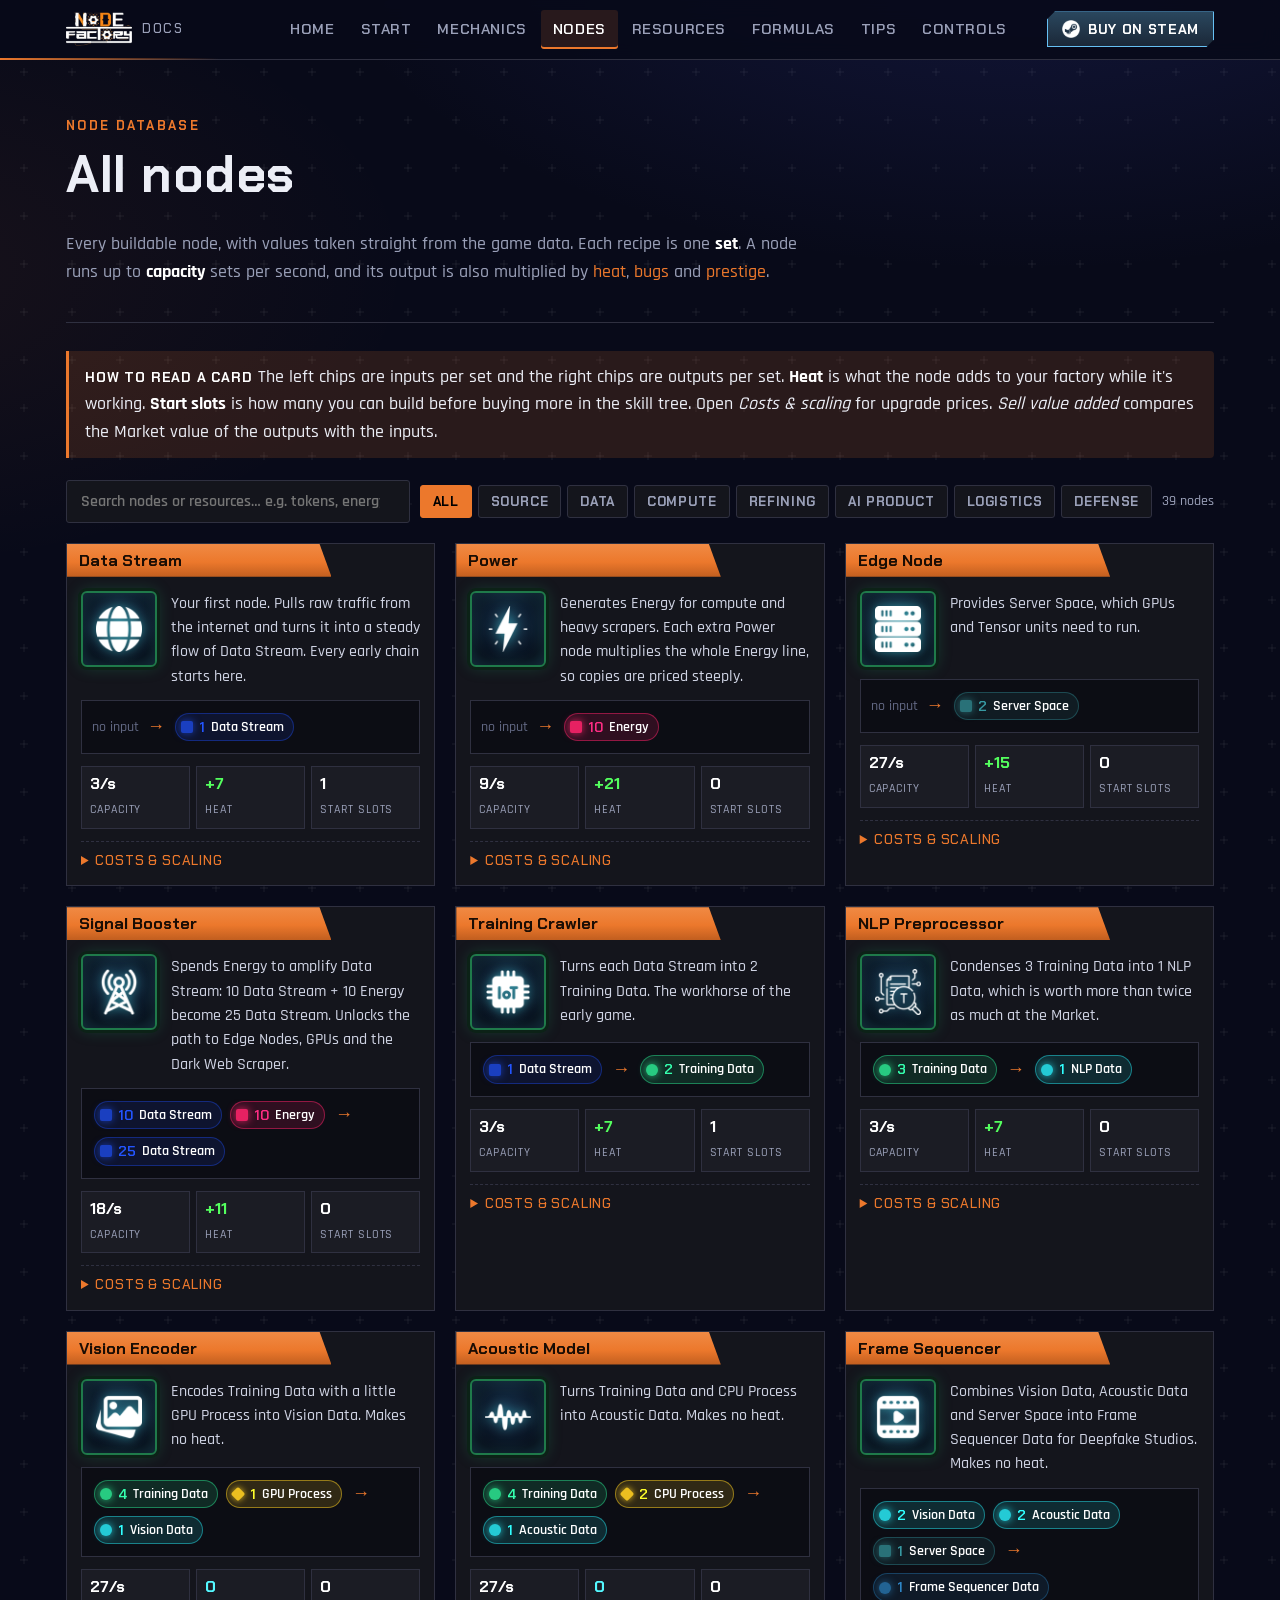
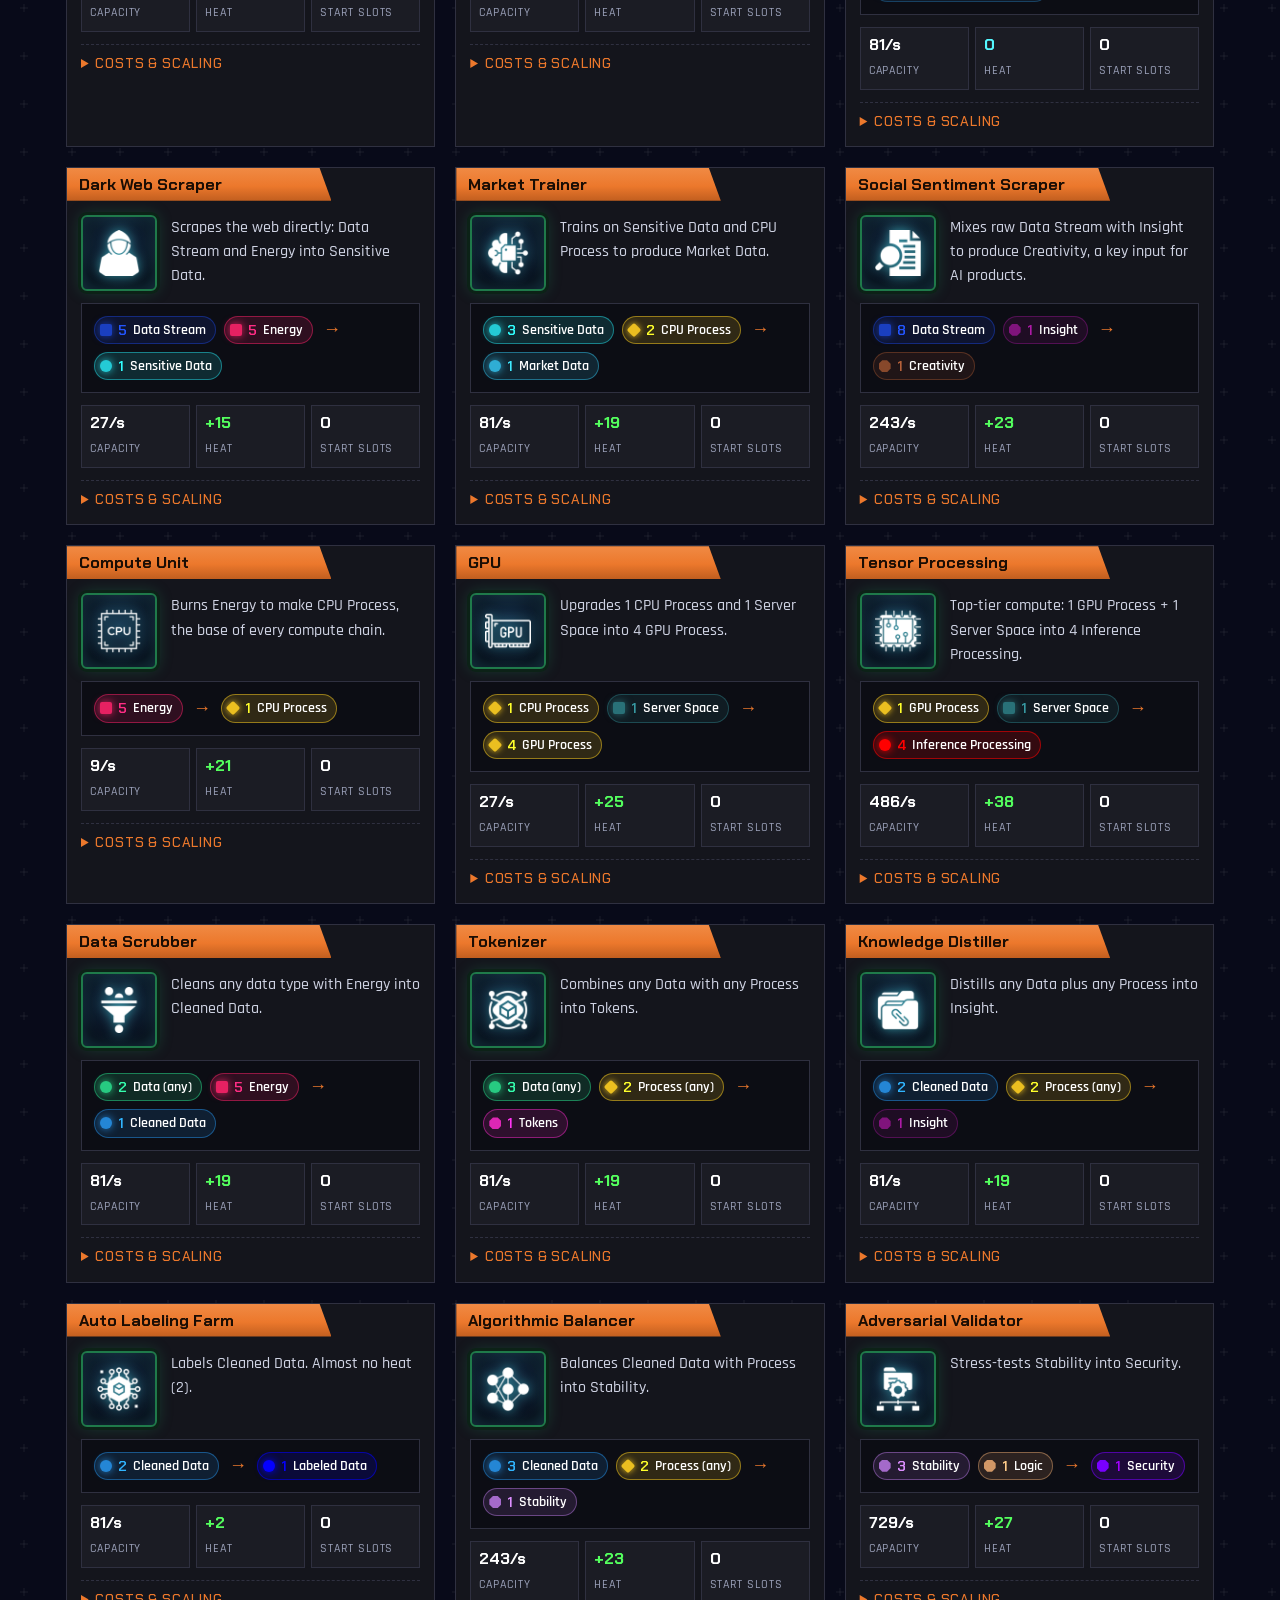
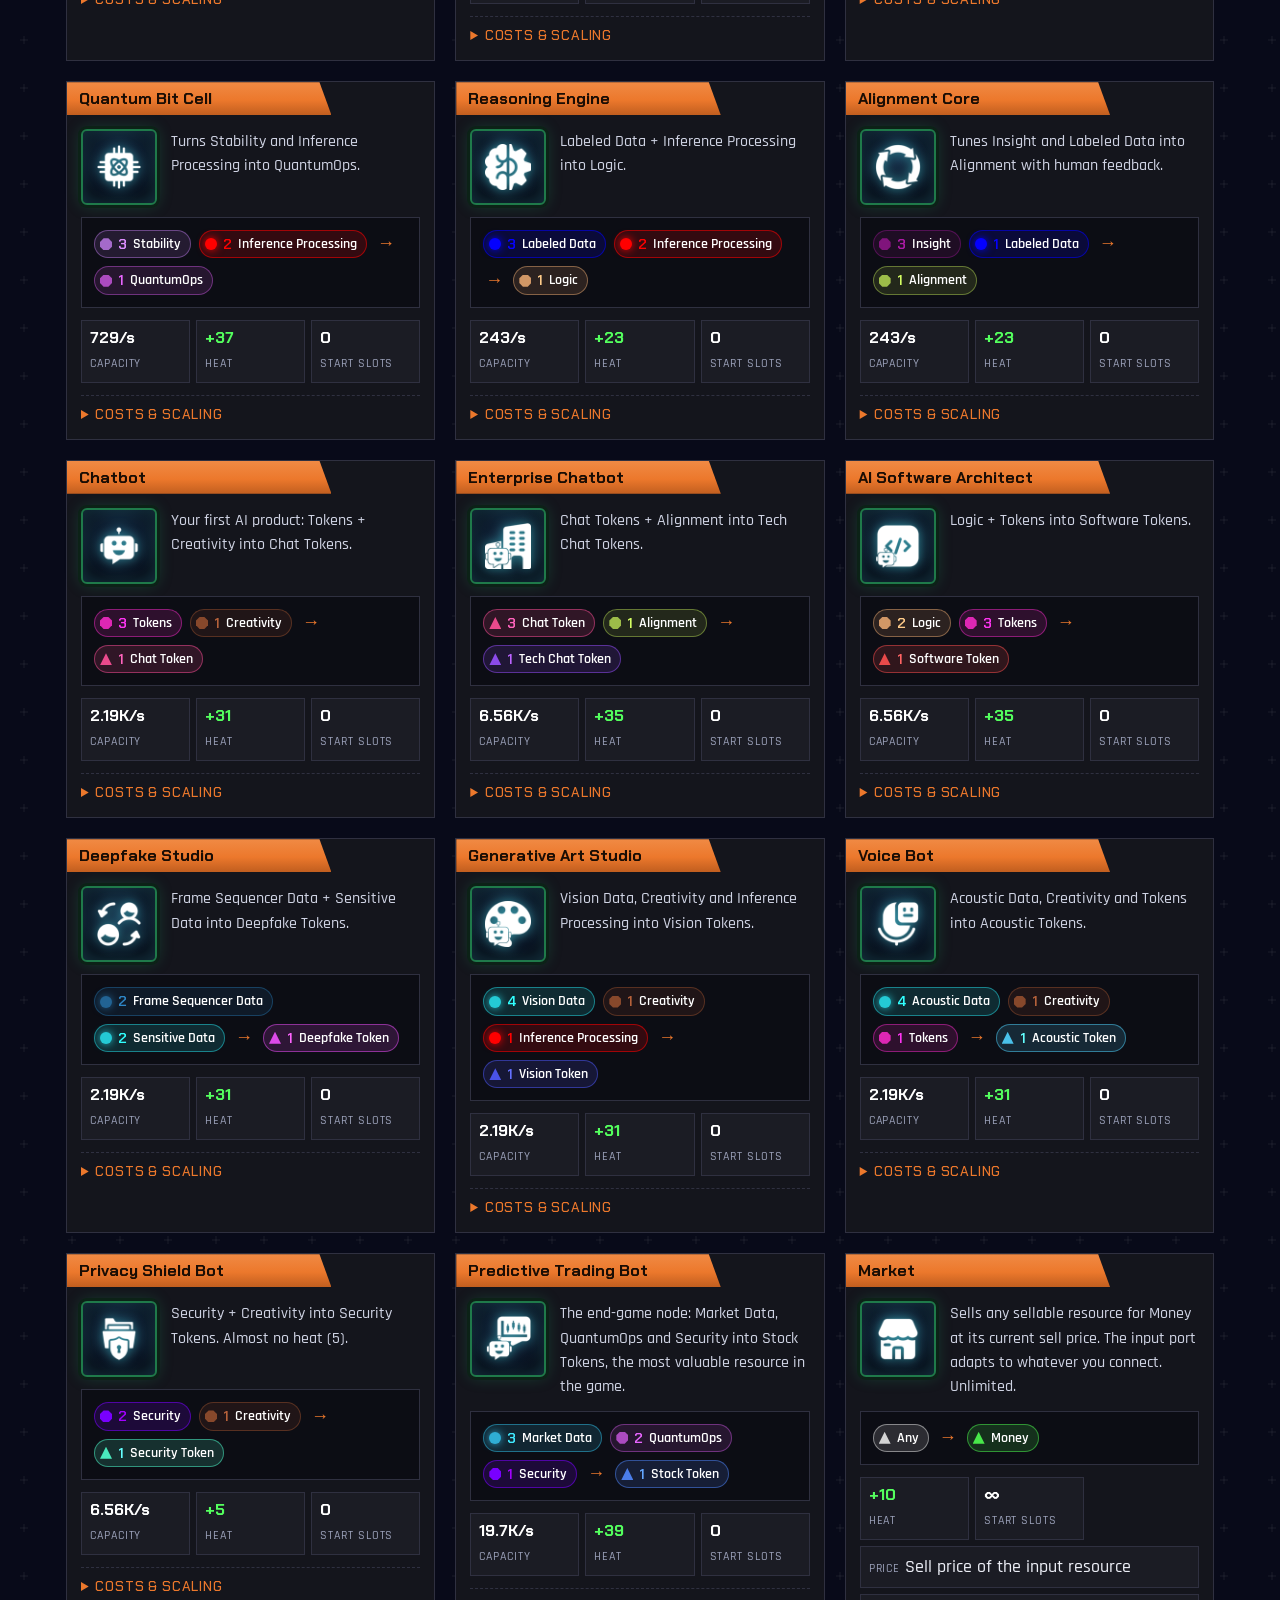
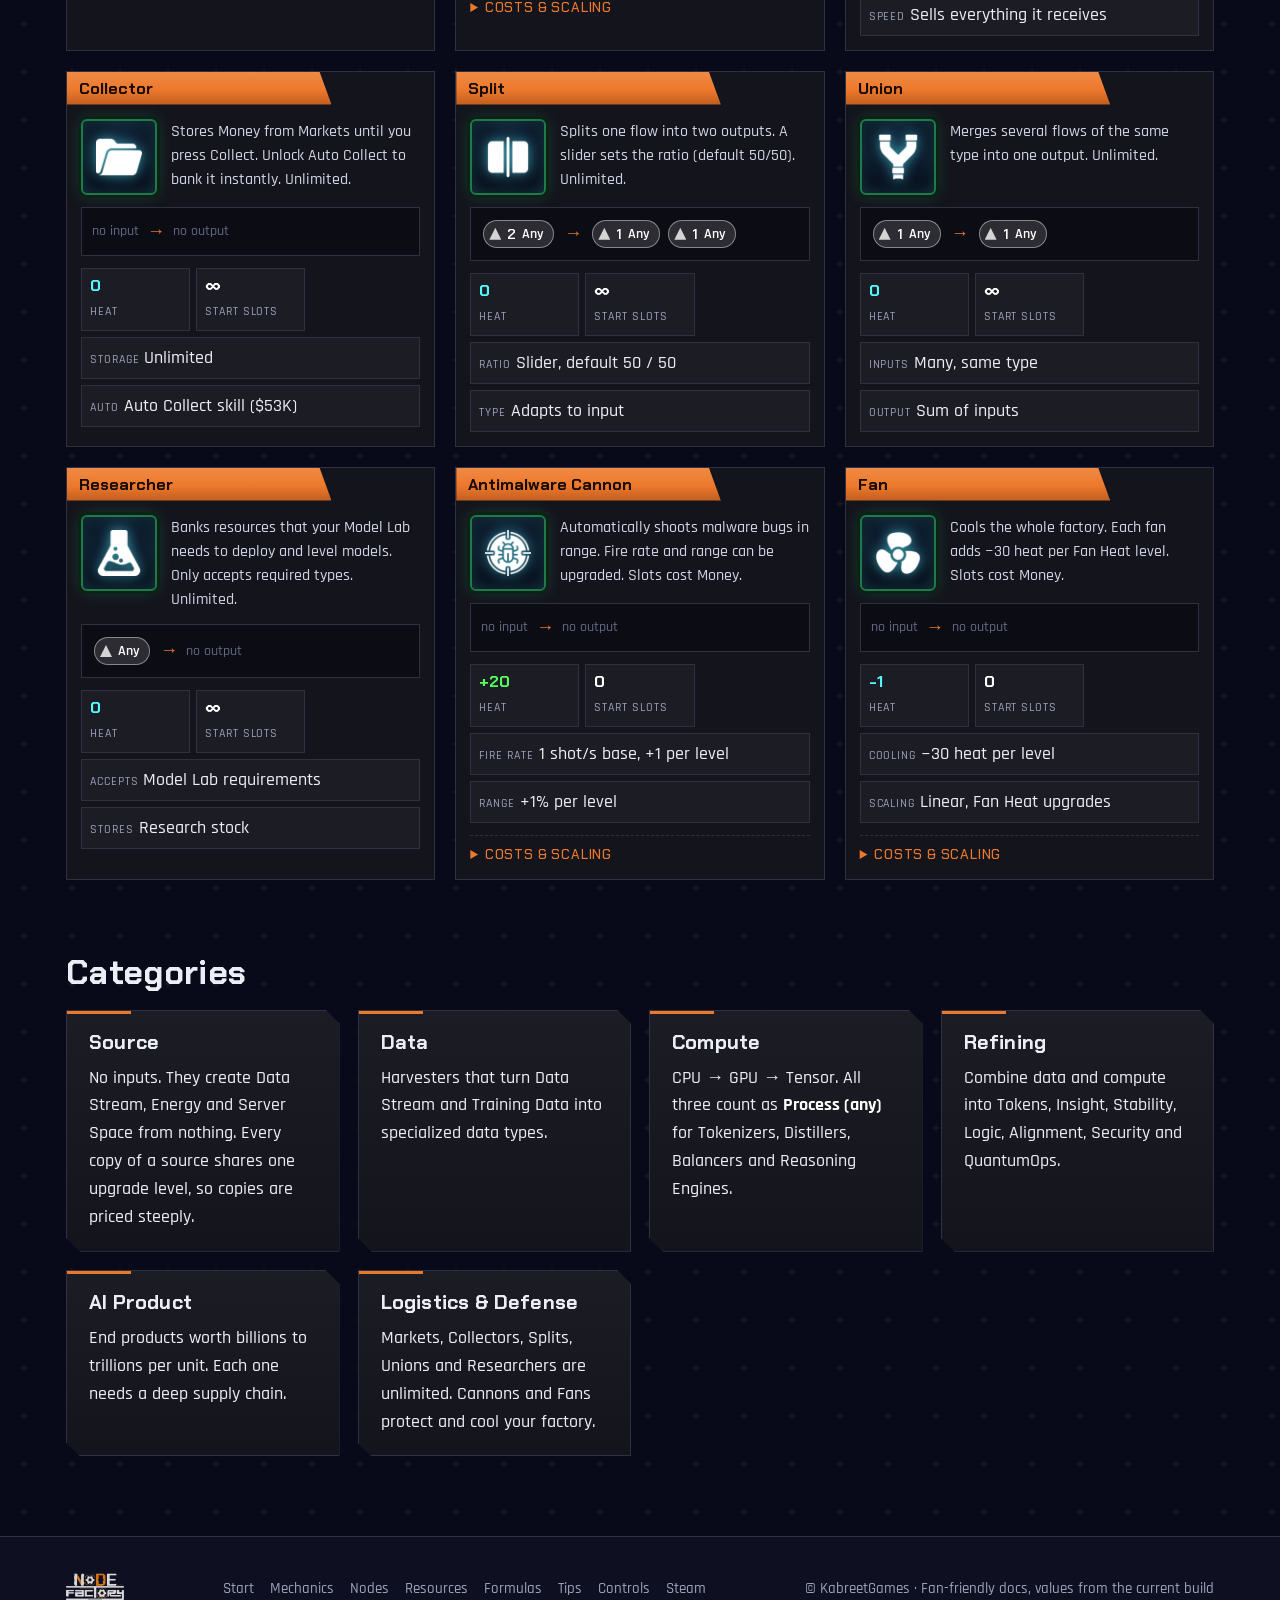
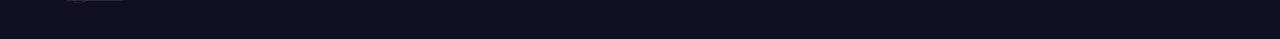
<file: nodes.html>
<!doctype html>
<html lang="en">
<head>
<meta charset="utf-8">
<meta name="viewport" content="width=device-width,initial-scale=1">
<title>Nodes · Node Factory Docs</title>
<meta name="description" content="Every node in Node Factory with its recipe, capacity, heat, starting slots, upgrade costs and slot costs.">
<meta property="og:title" content="Nodes · Node Factory Docs">
<meta property="og:description" content="Every node in Node Factory with its recipe, capacity, heat, starting slots, upgrade costs and slot costs.">
<meta property="og:image" content="assets/img/og.jpg">
<meta name="theme-color" content="#080a19">
<link rel="icon" href="assets/img/favicon.png">
<link rel="preconnect" href="https://fonts.googleapis.com"><link rel="preconnect" href="https://fonts.gstatic.com" crossorigin>
<link href="https://fonts.googleapis.com/css2?family=Chakra+Petch:wght@500;600;700&family=Rajdhani:wght@500;600;700&display=swap" rel="stylesheet">
<link rel="stylesheet" href="assets/css/site.css">
</head>
<body>
<a class="skip" href="#main">Skip to content</a>
<header class="site-header"><div class="nav-wrap">
  <a class="brand" href="index.html"><img src="assets/img/logo-sm.webp" alt="Node Factory" width="66" height="34"><span>Docs</span></a>
  <button class="nav-toggle" aria-expanded="false" aria-controls="nav">Menu</button>
  <nav class="nav" id="nav"><a href="index.html">Home</a><a href="getting-started.html">Start</a><a href="mechanics.html">Mechanics</a><a href="nodes.html">Nodes</a><a href="resources.html">Resources</a><a href="formulas.html">Formulas</a><a href="tips.html">Tips</a><a href="controls.html">Controls</a></nav>
  <a class="steam-btn" href="https://store.steampowered.com/app/4513380/Node_Factory/" target="_blank" rel="noopener"><img src="assets/img/icons/steam.webp" alt="" width="18" height="18"><span>Buy on Steam</span></a>
</div></header>

<main id="main">
<div class="wrap">
  <header class="page-head">
    <span class="eyebrow">Node database</span>
    <h1>All nodes</h1>
    <p>Every buildable node, with values taken straight from the game data. Each recipe is one <b>set</b>. A node runs up to <b>capacity</b> sets per second, and its output is also multiplied by <a href="mechanics.html#heat">heat</a>, <a href="mechanics.html#bugs">bugs</a> and <a href="mechanics.html#prestige">prestige</a>.</p>
  </header>

  <div class="callout"><b>How to read a card</b> The left chips are inputs per set and the right chips are outputs per set. <b>Heat</b> is what the node adds to your factory while it's working. <b>Start slots</b> is how many you can build before buying more in the skill tree. Open <em>Costs &amp; scaling</em> for upgrade prices. <em>Sell value added</em> compares the Market value of the outputs with the inputs.</div>

  <div class="toolbar">
    <input id="node-search" class="search" type="search" placeholder="Search nodes or resources… e.g. tokens, energy, GPU" aria-label="Search nodes">
    <div class="filters" role="group" aria-label="Filter by category">
      <button class="filter" data-cat="All" aria-pressed="true">All</button>
      <button class="filter" data-cat="Source" aria-pressed="false">Source</button>
      <button class="filter" data-cat="Data" aria-pressed="false">Data</button>
      <button class="filter" data-cat="Compute" aria-pressed="false">Compute</button>
      <button class="filter" data-cat="Refining" aria-pressed="false">Refining</button>
      <button class="filter" data-cat="AI Product" aria-pressed="false">AI Product</button>
      <button class="filter" data-cat="Logistics" aria-pressed="false">Logistics</button>
      <button class="filter" data-cat="Defense" aria-pressed="false">Defense</button>
    </div>
    <span id="node-count" class="muted small"></span>
  </div>

  <div id="node-grid" class="nodes"><noscript>Enable JavaScript to view the node database.</noscript></div>

  <h2>Categories</h2>
  <div class="grid g3">
    <div class="panel"><h3>Source</h3><p>No inputs. They create Data Stream, Energy and Server Space from nothing. Every copy of a source shares one upgrade level, so copies are priced steeply.</p></div>
    <div class="panel"><h3>Data</h3><p>Harvesters that turn Data Stream and Training Data into specialized data types.</p></div>
    <div class="panel"><h3>Compute</h3><p>CPU → GPU → Tensor. All three count as <b>Process (any)</b> for Tokenizers, Distillers, Balancers and Reasoning Engines.</p></div>
    <div class="panel"><h3>Refining</h3><p>Combine data and compute into Tokens, Insight, Stability, Logic, Alignment, Security and QuantumOps.</p></div>
    <div class="panel"><h3>AI Product</h3><p>End products worth billions to trillions per unit. Each one needs a deep supply chain.</p></div>
    <div class="panel"><h3>Logistics &amp; Defense</h3><p>Markets, Collectors, Splits, Unions and Researchers are unlimited. Cannons and Fans protect and cool your factory.</p></div>
  </div>
</div>
</main>

<footer class="site-footer"><div class="wrap">
  <img src="assets/img/logo-sm.webp" alt="Node Factory" width="58" height="30">
  <nav><a href="getting-started.html">Start</a><a href="mechanics.html">Mechanics</a><a href="nodes.html">Nodes</a><a href="resources.html">Resources</a><a href="formulas.html">Formulas</a><a href="tips.html">Tips</a><a href="controls.html">Controls</a><a href="https://store.steampowered.com/app/4513380/Node_Factory/" target="_blank" rel="noopener">Steam</a></nav>
  <span>© KabreetGames · Fan-friendly docs, values from the current build</span>
</div></footer>
<a class="to-top" href="#main" aria-label="Back to top">↑</a>
<script src="assets/js/data.js" defer></script>
<script src="assets/js/site.js" defer></script>
</body>
</html>
</file>
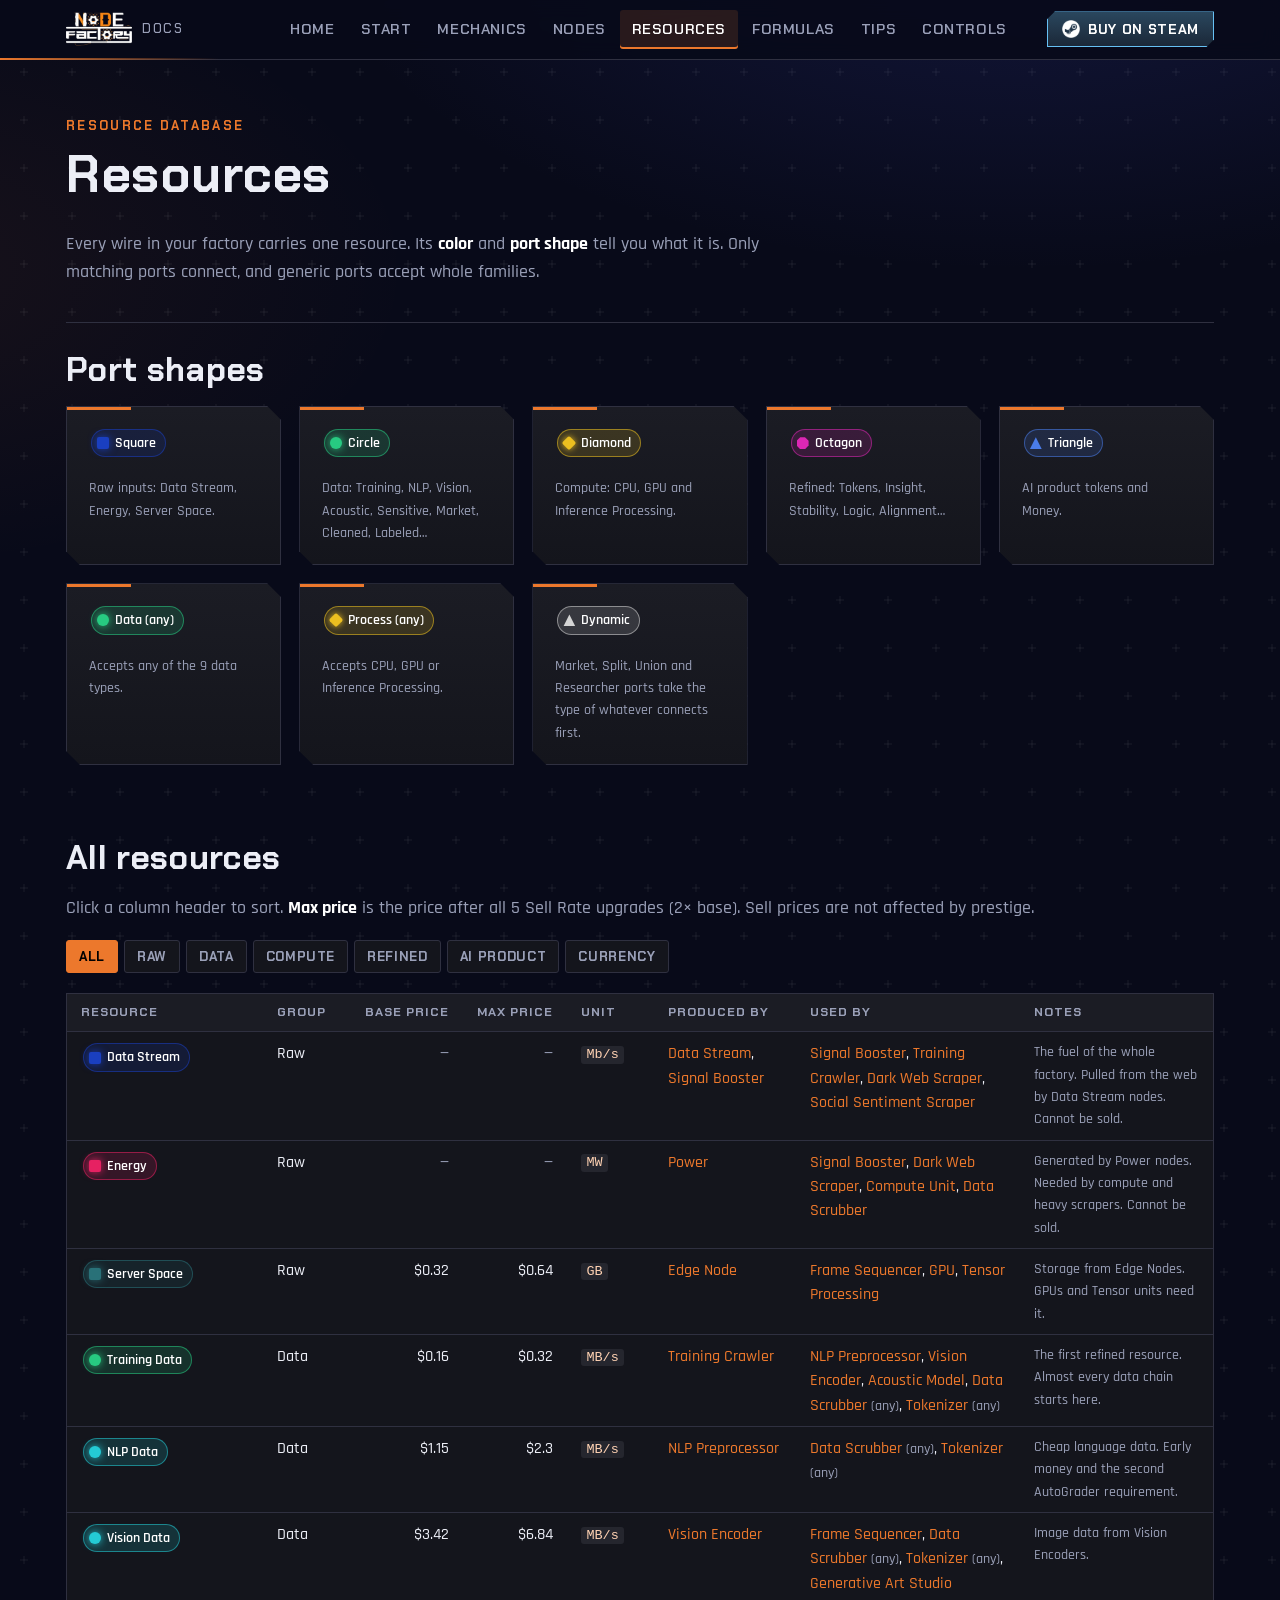
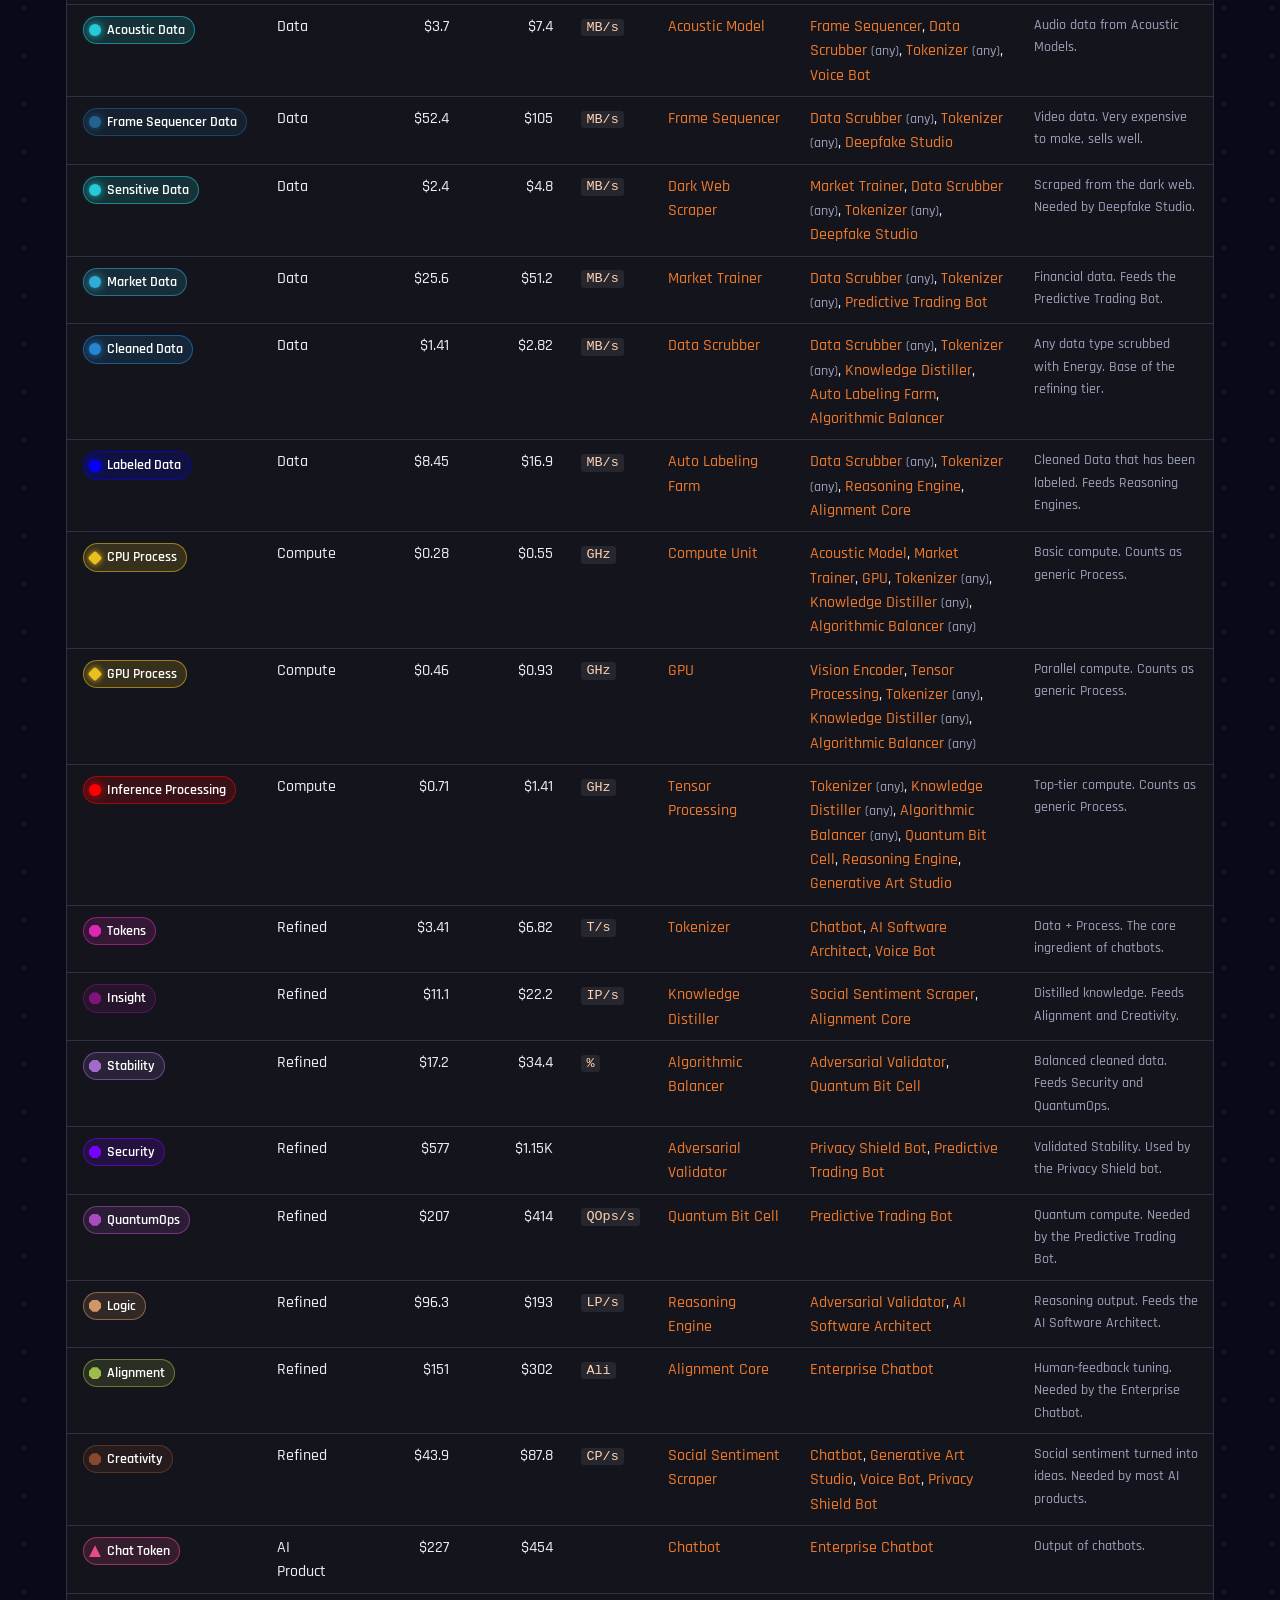
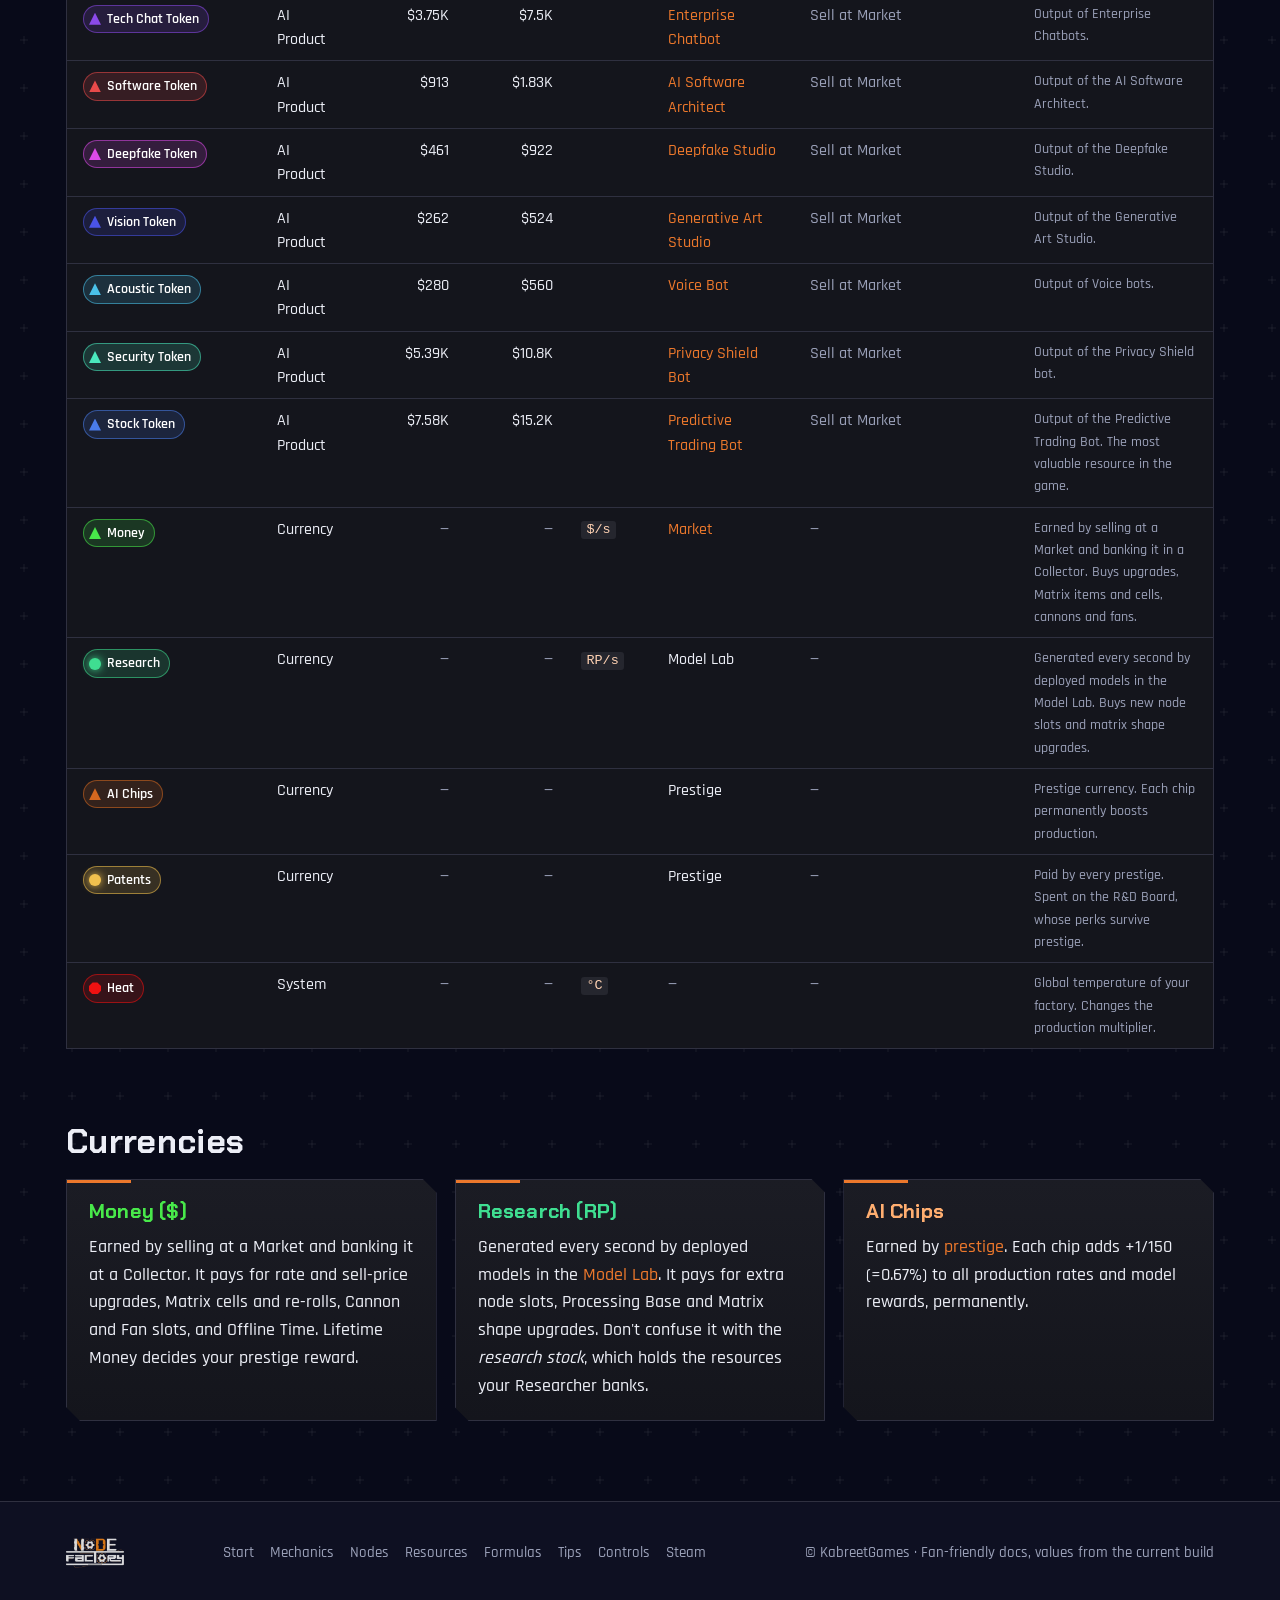
<file: resources.html>
<!doctype html>
<html lang="en">
<head>
<meta charset="utf-8">
<meta name="viewport" content="width=device-width,initial-scale=1">
<title>Resources · Node Factory Docs</title>
<meta name="description" content="Every resource in Node Factory: wire color, port shape, unit, market price, maximum price, producers and consumers.">
<meta property="og:title" content="Resources · Node Factory Docs">
<meta property="og:description" content="Every resource in Node Factory: wire color, port shape, unit, market price, maximum price, producers and consumers.">
<meta property="og:image" content="assets/img/og.jpg">
<meta name="theme-color" content="#080a19">
<link rel="icon" href="assets/img/favicon.png">
<link rel="preconnect" href="https://fonts.googleapis.com"><link rel="preconnect" href="https://fonts.gstatic.com" crossorigin>
<link href="https://fonts.googleapis.com/css2?family=Chakra+Petch:wght@500;600;700&family=Rajdhani:wght@500;600;700&display=swap" rel="stylesheet">
<link rel="stylesheet" href="assets/css/site.css">
</head>
<body>
<a class="skip" href="#main">Skip to content</a>
<header class="site-header"><div class="nav-wrap">
  <a class="brand" href="index.html"><img src="assets/img/logo-sm.webp" alt="Node Factory" width="66" height="34"><span>Docs</span></a>
  <button class="nav-toggle" aria-expanded="false" aria-controls="nav">Menu</button>
  <nav class="nav" id="nav"><a href="index.html">Home</a><a href="getting-started.html">Start</a><a href="mechanics.html">Mechanics</a><a href="nodes.html">Nodes</a><a href="resources.html">Resources</a><a href="formulas.html">Formulas</a><a href="tips.html">Tips</a><a href="controls.html">Controls</a></nav>
  <a class="steam-btn" href="https://store.steampowered.com/app/4513380/Node_Factory/" target="_blank" rel="noopener"><img src="assets/img/icons/steam.webp" alt="" width="18" height="18"><span>Buy on Steam</span></a>
</div></header>

<main id="main">
<div class="wrap">
  <header class="page-head">
    <span class="eyebrow">Resource database</span>
    <h1>Resources</h1>
    <p>Every wire in your factory carries one resource. Its <b>color</b> and <b>port shape</b> tell you what it is. Only matching ports connect, and generic ports accept whole families.</p>
  </header>

  <h2 style="margin-top:0">Port shapes</h2>
  <div class="grid g4">
    <div class="panel"><p><span class="chip" style="--c:#1A3FC0"><i class="dot square"></i>Square</span></p><p class="small muted">Raw inputs: Data Stream, Energy, Server Space.</p></div>
    <div class="panel"><p><span class="chip" style="--c:#27CA81"><i class="dot circle"></i>Circle</span></p><p class="small muted">Data: Training, NLP, Vision, Acoustic, Sensitive, Market, Cleaned, Labeled…</p></div>
    <div class="panel"><p><span class="chip" style="--c:#EBBF20"><i class="dot rotate"></i>Diamond</span></p><p class="small muted">Compute: CPU, GPU and Inference Processing.</p></div>
    <div class="panel"><p><span class="chip" style="--c:#DD27B4"><i class="dot octa"></i>Octagon</span></p><p class="small muted">Refined: Tokens, Insight, Stability, Logic, Alignment…</p></div>
    <div class="panel"><p><span class="chip" style="--c:#4A7CE9"><i class="dot triangle"></i>Triangle</span></p><p class="small muted">AI product tokens and Money.</p></div>
    <div class="panel"><p><span class="chip" style="--c:#27CA81"><i class="dot circle"></i>Data (any)</span></p><p class="small muted">Accepts any of the 9 data types.</p></div>
    <div class="panel"><p><span class="chip" style="--c:#EBBF20"><i class="dot rotate"></i>Process (any)</span></p><p class="small muted">Accepts CPU, GPU or Inference Processing.</p></div>
    <div class="panel"><p><span class="chip" style="--c:#D4D4D4"><i class="dot triangle"></i>Dynamic</span></p><p class="small muted">Market, Split, Union and Researcher ports take the type of whatever connects first.</p></div>
  </div>

  <h2>All resources</h2>
  <p class="muted">Click a column header to sort. <b>Max price</b> is the price after all 5 Sell Rate upgrades (2× base). Sell prices are not affected by prestige.</p>
  <div class="toolbar">
    <div class="filters" role="group" aria-label="Filter by group">
      <button class="filter" data-group="All" aria-pressed="true">All</button>
      <button class="filter" data-group="Raw" aria-pressed="false">Raw</button>
      <button class="filter" data-group="Data" aria-pressed="false">Data</button>
      <button class="filter" data-group="Compute" aria-pressed="false">Compute</button>
      <button class="filter" data-group="Refined" aria-pressed="false">Refined</button>
      <button class="filter" data-group="AI Product" aria-pressed="false">AI Product</button>
      <button class="filter" data-group="Currency" aria-pressed="false">Currency</button>
    </div>
  </div>
  <div class="table-wrap">
    <table>
      <thead><tr>
        <th data-sort="name">Resource</th><th data-sort="group">Group</th><th class="num" data-sort="price">Base price</th><th class="num" data-sort="max">Max price</th>
        <th>Unit</th><th>Produced by</th><th>Used by</th><th>Notes</th>
      </tr></thead>
      <tbody id="res-body"><tr><td colspan="8"><noscript>Enable JavaScript to view the resource table.</noscript></td></tr></tbody>
    </table>
  </div>

  <h2>Currencies</h2>
  <div class="grid g3">
    <div class="panel"><h3 class="money">Money ($)</h3><p>Earned by selling at a Market and banking it at a Collector. It pays for rate and sell-price upgrades, Matrix cells and re-rolls, Cannon and Fan slots, and Offline Time. Lifetime Money decides your prestige reward.</p></div>
    <div class="panel"><h3 class="research">Research (RP)</h3><p>Generated every second by deployed models in the <a href="mechanics.html#models">Model Lab</a>. It pays for extra node slots, Processing Base and Matrix shape upgrades. Don't confuse it with the <em>research stock</em>, which holds the resources your Researcher banks.</p></div>
    <div class="panel"><h3 style="color:#ffae70">AI Chips</h3><p>Earned by <a href="mechanics.html#prestige">prestige</a>. Each chip adds +1/150 (≈0.67%) to all production rates and model rewards, permanently.</p></div>
  </div>
</div>
</main>

<footer class="site-footer"><div class="wrap">
  <img src="assets/img/logo-sm.webp" alt="Node Factory" width="58" height="30">
  <nav><a href="getting-started.html">Start</a><a href="mechanics.html">Mechanics</a><a href="nodes.html">Nodes</a><a href="resources.html">Resources</a><a href="formulas.html">Formulas</a><a href="tips.html">Tips</a><a href="controls.html">Controls</a><a href="https://store.steampowered.com/app/4513380/Node_Factory/" target="_blank" rel="noopener">Steam</a></nav>
  <span>© KabreetGames · Fan-friendly docs, values from the current build</span>
</div></footer>
<a class="to-top" href="#main" aria-label="Back to top">↑</a>
<script src="assets/js/data.js" defer></script>
<script src="assets/js/site.js" defer></script>
</body>
</html>
</file>
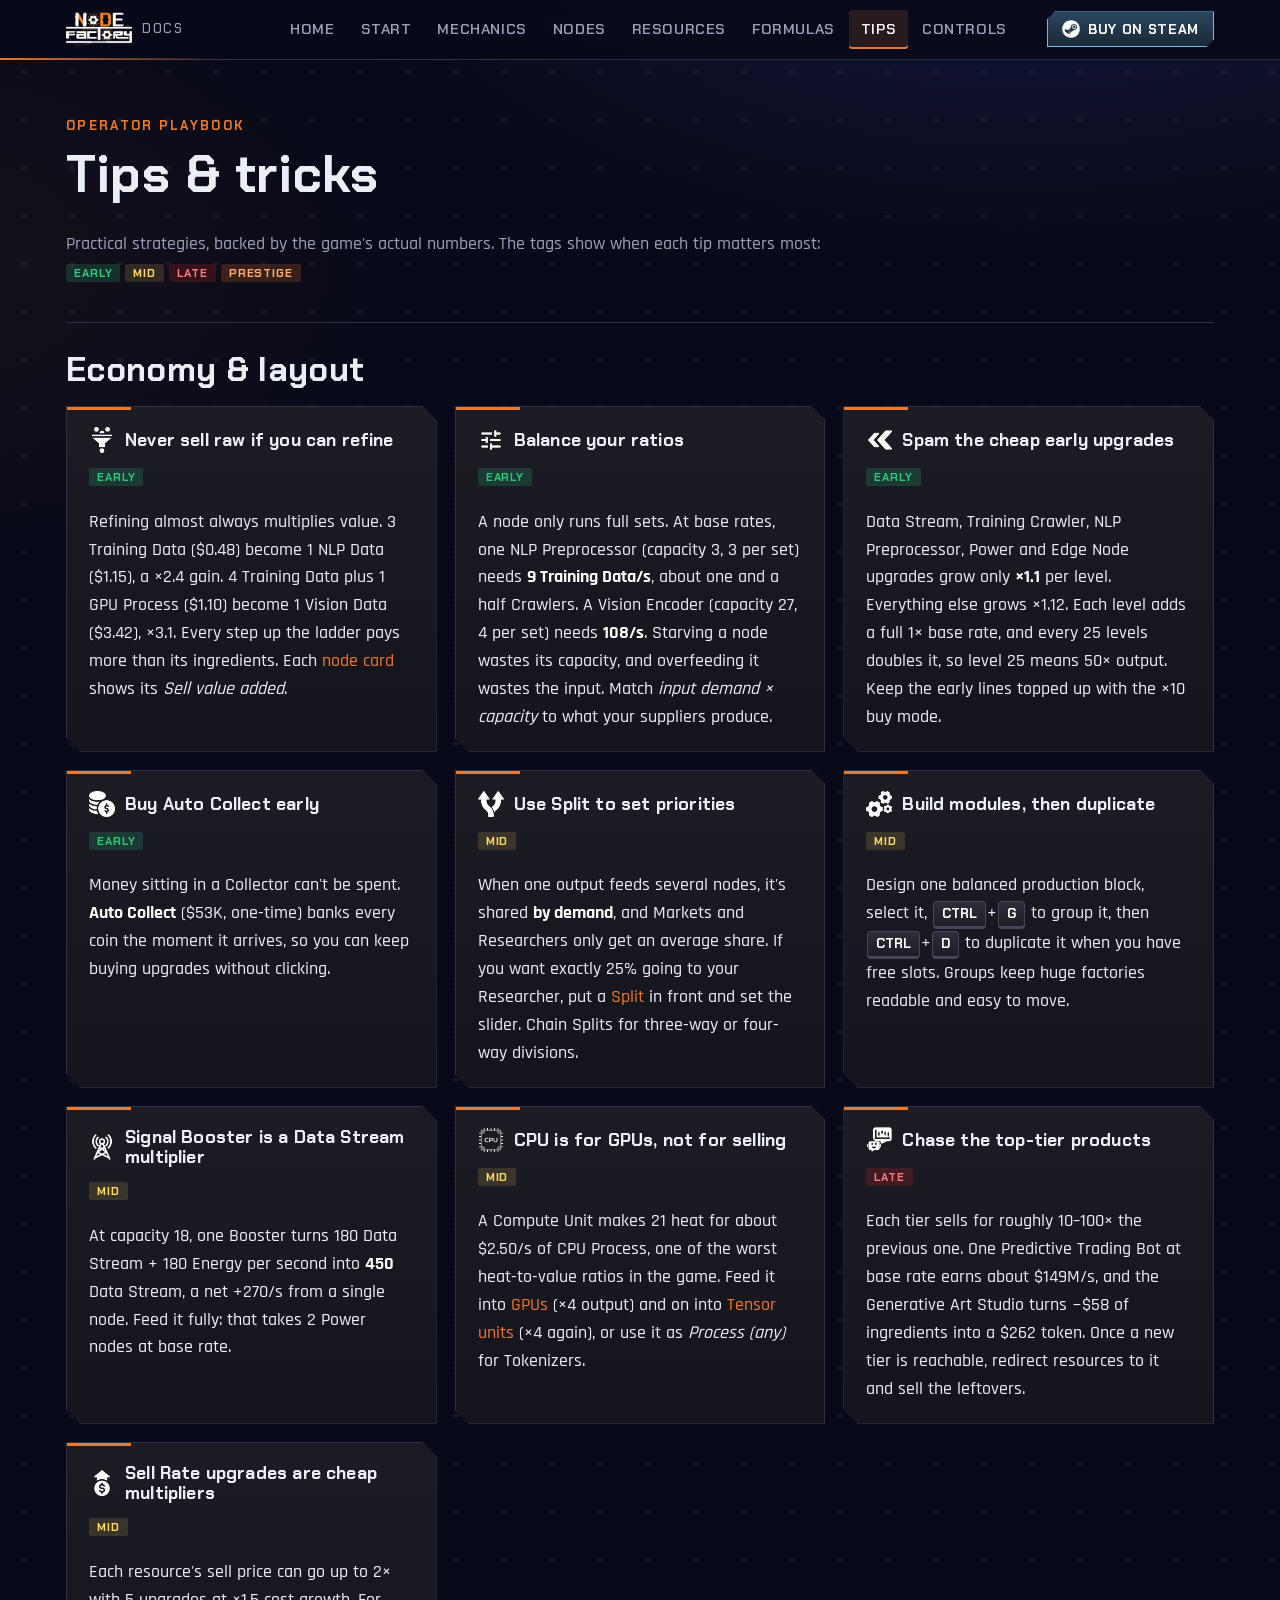
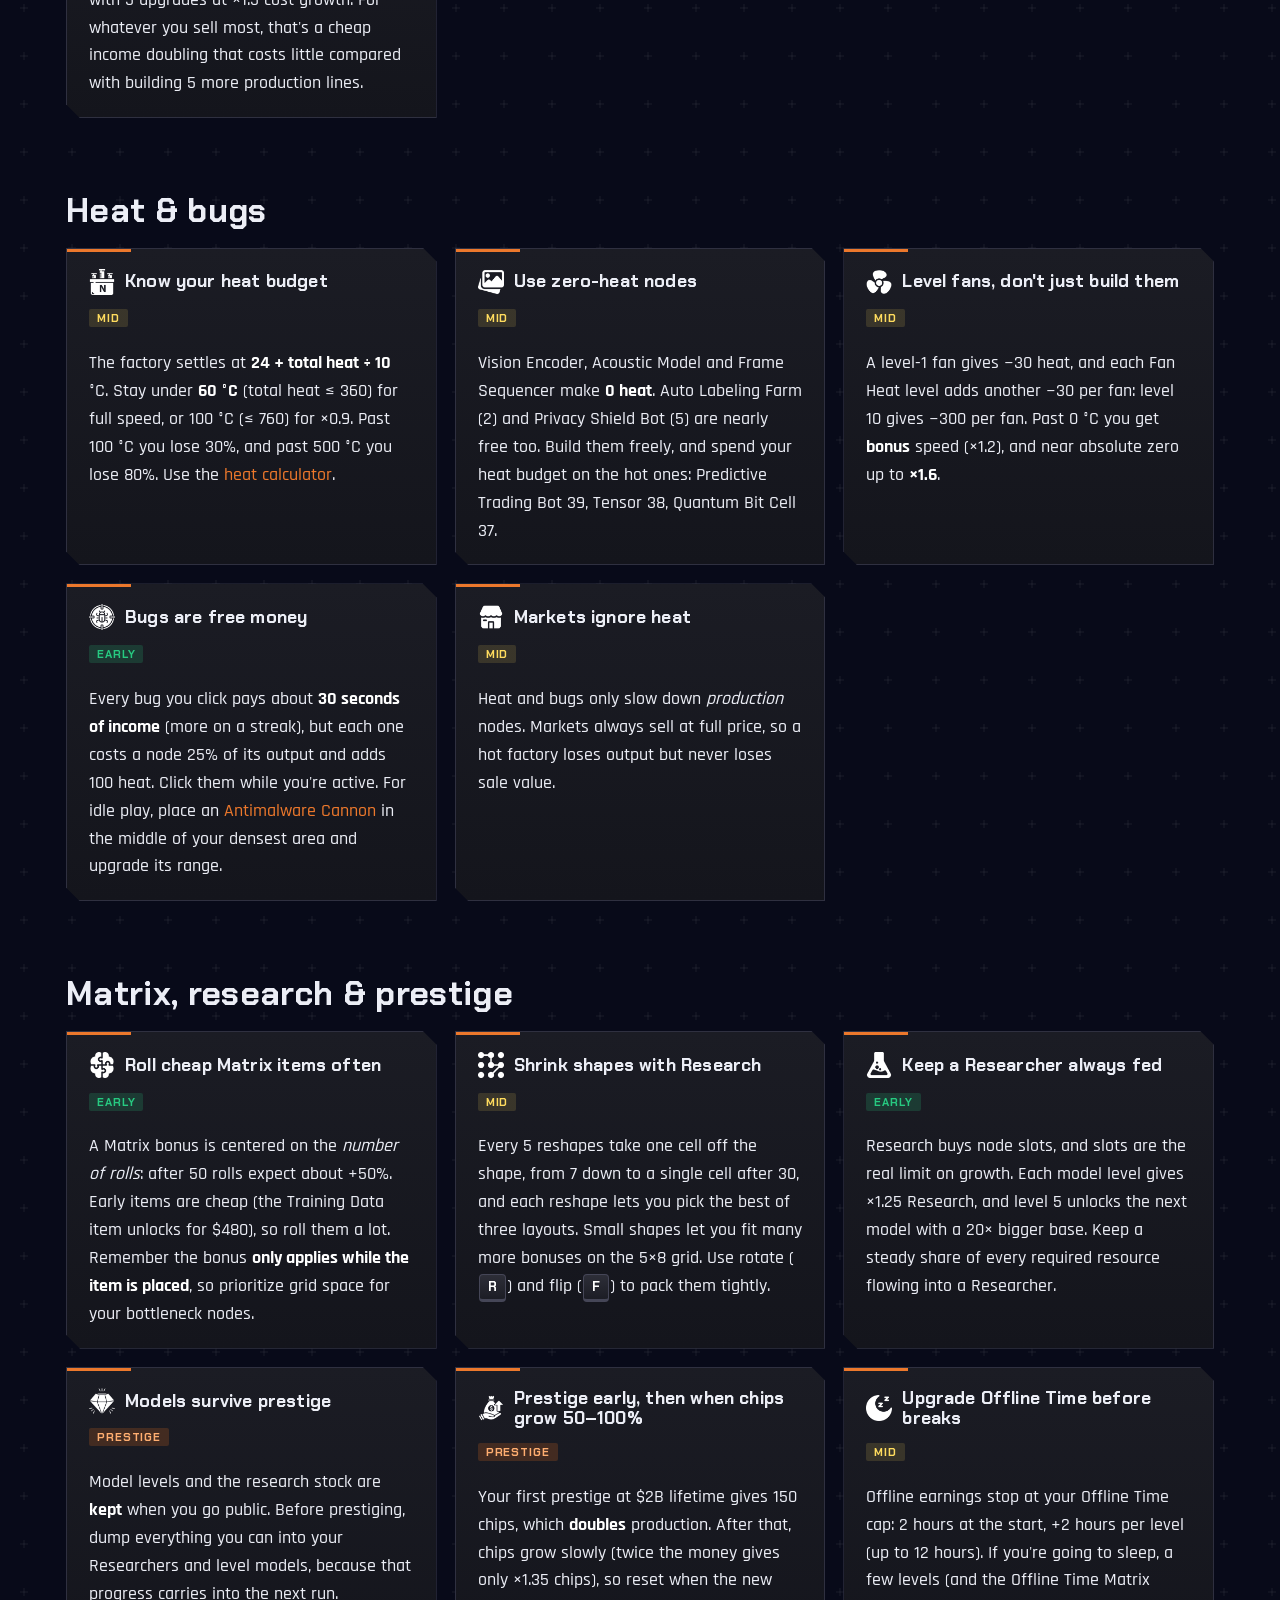
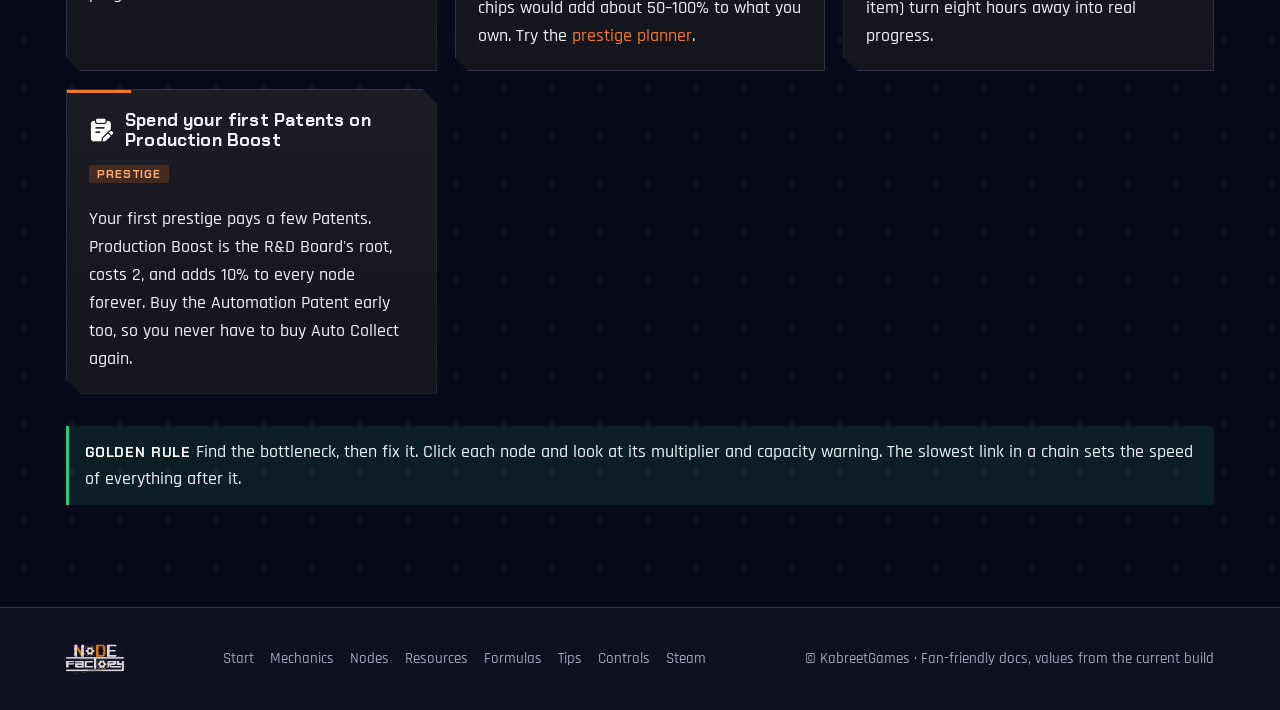
<file: tips.html>
<!doctype html>
<html lang="en">
<head>
<meta charset="utf-8">
<meta name="viewport" content="width=device-width,initial-scale=1">
<title>Tips & Tricks · Node Factory Docs</title>
<meta name="description" content="Strategies for Node Factory: balancing ratios, managing heat, using the Matrix, leveling models and timing your prestige for faster runs.">
<meta property="og:title" content="Tips & Tricks · Node Factory Docs">
<meta property="og:description" content="Strategies for Node Factory: balancing ratios, managing heat, using the Matrix, leveling models and timing your prestige for faster runs.">
<meta property="og:image" content="assets/img/og.jpg">
<meta name="theme-color" content="#080a19">
<link rel="icon" href="assets/img/favicon.png">
<link rel="preconnect" href="https://fonts.googleapis.com"><link rel="preconnect" href="https://fonts.gstatic.com" crossorigin>
<link href="https://fonts.googleapis.com/css2?family=Chakra+Petch:wght@500;600;700&family=Rajdhani:wght@500;600;700&display=swap" rel="stylesheet">
<link rel="stylesheet" href="assets/css/site.css">
</head>
<body>
<a class="skip" href="#main">Skip to content</a>
<header class="site-header"><div class="nav-wrap">
  <a class="brand" href="index.html"><img src="assets/img/logo-sm.webp" alt="Node Factory" width="66" height="34"><span>Docs</span></a>
  <button class="nav-toggle" aria-expanded="false" aria-controls="nav">Menu</button>
  <nav class="nav" id="nav"><a href="index.html">Home</a><a href="getting-started.html">Start</a><a href="mechanics.html">Mechanics</a><a href="nodes.html">Nodes</a><a href="resources.html">Resources</a><a href="formulas.html">Formulas</a><a href="tips.html">Tips</a><a href="controls.html">Controls</a></nav>
  <a class="steam-btn" href="https://store.steampowered.com/app/4513380/Node_Factory/" target="_blank" rel="noopener"><img src="assets/img/icons/steam.webp" alt="" width="18" height="18"><span>Buy on Steam</span></a>
</div></header>

<main id="main">
<div class="wrap">
  <header class="page-head">
    <span class="eyebrow">Operator playbook</span>
    <h1>Tips &amp; tricks</h1>
    <p>Practical strategies, backed by the game's actual numbers. The tags show when each tip matters most:
      <span class="badge early">Early</span> <span class="badge mid">Mid</span> <span class="badge late">Late</span> <span class="badge prestige">Prestige</span></p>
  </header>

  <h2 style="margin-top:0">Economy &amp; layout</h2>
  <div class="grid g2">
    <article class="panel tip-card"><h3><img src="assets/img/icons/funnel.webp" alt="">Never sell raw if you can refine</h3>
      <p><span class="badge early">Early</span></p>
      <p>Refining almost always multiplies value. 3 Training Data ($0.48) become 1 NLP Data ($1.15), a ×2.4 gain. 4 Training Data plus 1 GPU Process ($1.10) become 1 Vision Data ($3.42), ×3.1. Every step up the ladder pays more than its ingredients. Each <a href="nodes.html">node card</a> shows its <em>Sell value added</em>.</p></article>

    <article class="panel tip-card"><h3><img src="assets/img/icons/tune.webp" alt="">Balance your ratios</h3>
      <p><span class="badge early">Early</span></p>
      <p>A node only runs full sets. At base rates, one NLP Preprocessor (capacity 3, 3 per set) needs <b>9 Training Data/s</b>, about one and a half Crawlers. A Vision Encoder (capacity 27, 4 per set) needs <b>108/s</b>. Starving a node wastes its capacity, and overfeeding it wastes the input. Match <em>input demand × capacity</em> to what your suppliers produce.</p></article>

    <article class="panel tip-card"><h3><img src="assets/img/icons/fast-forward.webp" alt="">Spam the cheap early upgrades</h3>
      <p><span class="badge early">Early</span></p>
      <p>Data Stream, Training Crawler, NLP Preprocessor, Power and Edge Node upgrades grow only <b>×1.1</b> per level. Everything else grows ×1.12. Each level adds a full 1× base rate, and every 25 levels doubles it, so level 25 means 50× output. Keep the early lines topped up with the ×10 buy mode.</p></article>

    <article class="panel tip-card"><h3><img src="assets/img/icons/money.webp" alt="">Buy Auto Collect early</h3>
      <p><span class="badge early">Early</span></p>
      <p>Money sitting in a Collector can't be spent. <b>Auto Collect</b> ($53K, one-time) banks every coin the moment it arrives, so you can keep buying upgrades without clicking.</p></article>

    <article class="panel tip-card"><h3><img src="assets/img/icons/split.webp" alt="">Use Split to set priorities</h3>
      <p><span class="badge mid">Mid</span></p>
      <p>When one output feeds several nodes, it's shared <b>by demand</b>, and Markets and Researchers only get an average share. If you want exactly 25% going to your Researcher, put a <a href="nodes.html#split">Split</a> in front and set the slider. Chain Splits for three-way or four-way divisions.</p></article>

    <article class="panel tip-card"><h3><img src="assets/img/icons/gears.webp" alt="">Build modules, then duplicate</h3>
      <p><span class="badge mid">Mid</span></p>
      <p>Design one balanced production block, select it, <kbd>Ctrl</kbd>+<kbd>G</kbd> to group it, then <kbd>Ctrl</kbd>+<kbd>D</kbd> to duplicate it when you have free slots. Groups keep huge factories readable and easy to move.</p></article>

    <article class="panel tip-card"><h3><img src="assets/img/icons/internet.webp" alt="">Signal Booster is a Data Stream multiplier</h3>
      <p><span class="badge mid">Mid</span></p>
      <p>At capacity 18, one Booster turns 180 Data Stream + 180 Energy per second into <b>450</b> Data Stream, a net +270/s from a single node. Feed it fully: that takes 2 Power nodes at base rate.</p></article>

    <article class="panel tip-card"><h3><img src="assets/img/icons/cpu-tower.webp" alt="">CPU is for GPUs, not for selling</h3>
      <p><span class="badge mid">Mid</span></p>
      <p>A Compute Unit makes 21 heat for about $2.50/s of CPU Process, one of the worst heat-to-value ratios in the game. Feed it into <a href="nodes.html#gpu">GPUs</a> (×4 output) and on into <a href="nodes.html#tensor-processing">Tensor units</a> (×4 again), or use it as <em>Process (any)</em> for Tokenizers.</p></article>

    <article class="panel tip-card"><h3><img src="assets/img/icons/robot.webp" alt="">Chase the top-tier products</h3>
      <p><span class="badge late">Late</span></p>
      <p>Each tier sells for roughly 10–100× the previous one. One Predictive Trading Bot at base rate earns about $149M/s, and the Generative Art Studio turns ~$58 of ingredients into a $262 token. Once a new tier is reachable, redirect resources to it and sell the leftovers.</p></article>

    <article class="panel tip-card"><h3><img src="assets/img/icons/low-price.webp" alt="">Sell Rate upgrades are cheap multipliers</h3>
      <p><span class="badge mid">Mid</span></p>
      <p>Each resource's sell price can go up to 2× with 5 upgrades at ×1.5 cost growth. For whatever you sell most, that's a cheap income doubling that costs little compared with building 5 more production lines.</p></article>
  </div>

  <h2>Heat &amp; bugs</h2>
  <div class="grid g2">
    <article class="panel tip-card"><h3><img src="assets/img/icons/freezing.webp" alt="">Know your heat budget</h3>
      <p><span class="badge mid">Mid</span></p>
      <p>The factory settles at <b>24 + total heat ÷ 10</b> °C. Stay under <b>60 °C</b> (total heat ≤ 360) for full speed, or 100 °C (≤ 760) for ×0.9. Past 100 °C you lose 30%, and past 500 °C you lose 80%. Use the <a href="formulas.html#calc-heat">heat calculator</a>.</p></article>

    <article class="panel tip-card"><h3><img src="assets/img/icons/image-3.webp" alt="">Use zero-heat nodes</h3>
      <p><span class="badge mid">Mid</span></p>
      <p>Vision Encoder, Acoustic Model and Frame Sequencer make <b>0 heat</b>. Auto Labeling Farm (2) and Privacy Shield Bot (5) are nearly free too. Build them freely, and spend your heat budget on the hot ones: Predictive Trading Bot 39, Tensor 38, Quantum Bit Cell 37.</p></article>

    <article class="panel tip-card"><h3><img src="assets/img/icons/fan.webp" alt="">Level fans, don't just build them</h3>
      <p><span class="badge mid">Mid</span></p>
      <p>A level-1 fan gives −30 heat, and each Fan Heat level adds another −30 per fan: level 10 gives −300 per fan. Past 0 °C you get <b>bonus</b> speed (×1.2), and near absolute zero up to <b>×1.6</b>.</p></article>

    <article class="panel tip-card"><h3><img src="assets/img/icons/cannon.webp" alt="">Bugs are free money</h3>
      <p><span class="badge early">Early</span></p>
      <p>Every bug you click pays about <b>30 seconds of income</b> (more on a streak), but each one costs a node 25% of its output and adds 100 heat. Click them while you're active. For idle play, place an <a href="nodes.html#antimalware-cannon">Antimalware Cannon</a> in the middle of your densest area and upgrade its range.</p></article>

    <article class="panel tip-card"><h3><img src="assets/img/icons/store-1.webp" alt="">Markets ignore heat</h3>
      <p><span class="badge mid">Mid</span></p>
      <p>Heat and bugs only slow down <em>production</em> nodes. Markets always sell at full price, so a hot factory loses output but never loses sale value.</p></article>
  </div>

  <h2>Matrix, research &amp; prestige</h2>
  <div class="grid g2">
    <article class="panel tip-card"><h3><img src="assets/img/icons/puzzle-1.webp" alt="">Roll cheap Matrix items often</h3>
      <p><span class="badge early">Early</span></p>
      <p>A Matrix bonus is centered on the <em>number of rolls</em>: after 50 rolls expect about +50%. Early items are cheap (the Training Data item unlocks for $480), so roll them a lot. Remember the bonus <b>only applies while the item is placed</b>, so prioritize grid space for your bottleneck nodes.</p></article>

    <article class="panel tip-card"><h3><img src="assets/img/icons/pattern-lock.webp" alt="">Shrink shapes with Research</h3>
      <p><span class="badge mid">Mid</span></p>
      <p>Every 5 reshapes take one cell off the shape, from 7 down to a single cell after 30, and each reshape lets you pick the best of three layouts. Small shapes let you fit many more bonuses on the 5×8 grid. Use rotate (<kbd>R</kbd>) and flip (<kbd>F</kbd>) to pack them tightly.</p></article>

    <article class="panel tip-card"><h3><img src="assets/img/icons/chemistry-lab-instrument.webp" alt="">Keep a Researcher always fed</h3>
      <p><span class="badge early">Early</span></p>
      <p>Research buys node slots, and slots are the real limit on growth. Each model level gives ×1.25 Research, and level 5 unlocks the next model with a 20× bigger base. Keep a steady share of every required resource flowing into a Researcher.</p></article>

    <article class="panel tip-card"><h3><img src="assets/img/icons/prestige.webp" alt="">Models survive prestige</h3>
      <p><span class="badge prestige">Prestige</span></p>
      <p>Model levels and the research stock are <b>kept</b> when you go public. Before prestiging, dump everything you can into your Researchers and level models, because that progress carries into the next run.</p></article>

    <article class="panel tip-card"><h3><img src="assets/img/icons/investment.webp" alt="">Prestige early, then when chips grow 50–100%</h3>
      <p><span class="badge prestige">Prestige</span></p>
      <p>Your first prestige at $2B lifetime gives 150 chips, which <b>doubles</b> production. After that, chips grow slowly (twice the money gives only ×1.35 chips), so reset when the new chips would add about 50–100% to what you own. Try the <a href="formulas.html#calc-prestige">prestige planner</a>.</p></article>

    <article class="panel tip-card"><h3><img src="assets/img/icons/night.webp" alt="">Upgrade Offline Time before breaks</h3>
      <p><span class="badge mid">Mid</span></p>
      <p>Offline earnings stop at your Offline Time cap: 2 hours at the start, +2 hours per level (up to 12 hours). If you're going to sleep, a few levels (and the Offline Time Matrix item) turn eight hours away into real progress.</p></article>

    <article class="panel tip-card"><h3><img src="assets/img/icons/exam.webp" alt="">Spend your first Patents on Production Boost</h3>
      <p><span class="badge prestige">Prestige</span></p>
      <p>Your first prestige pays a few Patents. Production Boost is the R&amp;D Board's root, costs 2, and adds 10% to every node forever. Buy the Automation Patent early too, so you never have to buy Auto Collect again.</p></article>
  </div>

  <div class="callout tip" style="margin-top:32px"><b>Golden rule</b> Find the bottleneck, then fix it. Click each node and look at its multiplier and capacity warning. The slowest link in a chain sets the speed of everything after it.</div>
</div>
</main>

<footer class="site-footer"><div class="wrap">
  <img src="assets/img/logo-sm.webp" alt="Node Factory" width="58" height="30">
  <nav><a href="getting-started.html">Start</a><a href="mechanics.html">Mechanics</a><a href="nodes.html">Nodes</a><a href="resources.html">Resources</a><a href="formulas.html">Formulas</a><a href="tips.html">Tips</a><a href="controls.html">Controls</a><a href="https://store.steampowered.com/app/4513380/Node_Factory/" target="_blank" rel="noopener">Steam</a></nav>
  <span>© KabreetGames · Fan-friendly docs, values from the current build</span>
</div></footer>
<a class="to-top" href="#main" aria-label="Back to top">↑</a>
<script src="assets/js/site.js" defer></script>
</body>
</html>
</file>
<file: assets/css/site.css>
/* Node Factory docs — visual identity taken from the game UI:
   deep navy canvas with "+" grid, dark cut-corner panels, brand orange header tabs,
   green circuit frames around node screens, resource colors from ResourceColorSettings. */
:root {
  --bg: #080a19;
  --bg-2: #0e1022;
  --panel: #14151c;
  --panel-2: #1b1c24;
  --panel-3: #25262e;
  --line: #2f3040;
  --text: #eceef6;
  --muted: #9aa0b8;
  --faint: #626883;
  --orange: #ec782c;
  --orange-2: #c15e1f;
  --orange-soft: rgba(236, 120, 44, .14);
  --green: #27ca81;
  --money: #48e84a;
  --research: #3fde91;
  --red: #cf2626;
  --cyan: #54f8ff;
  --yellow: #ffdc5e;
  --radius: 4px;
  --cut: 14px;
  --maxw: 1180px;
  --font-head: "Chakra Petch", "Segoe UI", sans-serif;
  --font-body: "Rajdhani", "Segoe UI", sans-serif;
  --font-mono: ui-monospace, "Cascadia Code", Consolas, monospace;
  color-scheme: dark;
}

* { box-sizing: border-box; }
html { scroll-behavior: smooth; scroll-padding-top: 84px; }
body {
  margin: 0;
  color: var(--text);
  font: 500 18px/1.55 var(--font-body);
  background-color: var(--bg);
  background-image:
    radial-gradient(1200px 600px at 80% -10%, rgba(60, 70, 190, .22), transparent 60%),
    radial-gradient(900px 500px at -10% 30%, rgba(236, 120, 44, .07), transparent 60%),
    url("data:image/svg+xml,%3Csvg xmlns='http://www.w3.org/2000/svg' width='48' height='48'%3E%3Cpath d='M24 20v8M20 24h8' stroke='%23ffffff' stroke-opacity='.07' stroke-width='1'/%3E%3C/svg%3E");
  background-attachment: fixed, fixed, scroll;
  -webkit-font-smoothing: antialiased;
}
img, video { max-width: 100%; display: block; }
a { color: var(--orange); text-decoration: none; }
a:hover { color: #ff9a55; text-decoration: underline; }
h1, h2, h3, h4 { font-family: var(--font-head); line-height: 1.15; margin: 0 0 .5em; letter-spacing: .01em; }
h1 { font-size: clamp(2rem, 4.6vw, 3.2rem); }
h2 { font-size: clamp(1.5rem, 3vw, 2.1rem); margin-top: 2.2em; }
h3 { font-size: 1.25rem; margin-top: 1.6em; }
h2 .tag, h3 .tag { color: var(--orange); }
p { margin: 0 0 1em; }
strong, b { color: #fff; font-weight: 700; }
code, kbd { font-family: var(--font-mono); font-size: .86em; }
code { background: var(--panel-3); padding: .1em .4em; border-radius: 3px; color: #ffd2b3; }
hr { border: 0; border-top: 1px solid var(--line); margin: 2.5em 0; }
.muted { color: var(--muted); }
.small { font-size: .9rem; }
.center { text-align: center; }
.hl { color: var(--orange); font-weight: 700; }
.money { color: var(--money); font-weight: 700; }
.research { color: var(--research); font-weight: 700; }

.skip { position: absolute; left: -999px; top: 0; background: var(--orange); color: #000; padding: 8px 12px; z-index: 100; }
.skip:focus { left: 8px; }

/* ---------------------------------------------------------------- header */
.site-header {
  position: sticky; top: 0; z-index: 50;
  background: rgba(8, 10, 25, .86);
  backdrop-filter: blur(10px);
  border-bottom: 1px solid var(--line);
}
.site-header::after { /* orange accent bar like window headers */
  content: ""; position: absolute; left: 0; bottom: -1px; width: 220px; height: 2px;
  background: linear-gradient(90deg, var(--orange), transparent);
}
.nav-wrap { max-width: var(--maxw); margin: 0 auto; padding: 10px 16px; display: flex; align-items: center; gap: 18px; }
.brand { display: flex; align-items: center; gap: 10px; color: #fff; font-family: var(--font-head); font-weight: 700; }
.brand:hover { text-decoration: none; color: #fff; }
.brand img { height: 34px; width: auto; }
.brand span { font-size: .8rem; color: var(--muted); font-weight: 500; letter-spacing: .12em; text-transform: uppercase; }
.nav { display: flex; gap: 2px; margin-left: auto; flex-wrap: wrap; }
.nav a {
  color: var(--muted); font-family: var(--font-head); font-weight: 600; font-size: .92rem;
  padding: 8px 12px; border-radius: 3px; text-transform: uppercase; letter-spacing: .04em;
}
.nav a:hover { color: #fff; background: var(--panel-2); text-decoration: none; }
.nav a[aria-current="page"] { color: #fff; background: var(--orange-soft); box-shadow: inset 0 -2px 0 var(--orange); }
.nav-toggle { display: none; margin-left: auto; background: none; border: 1px solid var(--line); color: #fff; padding: 6px 10px; border-radius: 3px; font: inherit; cursor: pointer; }
@media (max-width: 920px) {
  .nav-toggle { display: block; }
  .nav { display: none; position: absolute; top: 100%; left: 0; right: 0; flex-direction: column; background: var(--bg-2); border-bottom: 1px solid var(--line); padding: 8px 16px 16px; }
  .nav.open { display: flex; }
  .nav a { padding: 12px; }
}

/* ---------------------------------------------------------------- layout */
.wrap { max-width: var(--maxw); margin: 0 auto; padding: 0 16px; }
main { padding-bottom: 80px; }
.page-head { padding: 56px 0 18px; border-bottom: 1px solid var(--line); margin-bottom: 28px; }
.page-head p { color: var(--muted); max-width: 760px; font-size: 1.12rem; }
.eyebrow { font-family: var(--font-head); color: var(--orange); text-transform: uppercase; letter-spacing: .18em; font-size: .8rem; font-weight: 700; margin-bottom: 10px; display: block; }

.with-toc { display: grid; grid-template-columns: 220px minmax(0, 1fr); gap: 40px; align-items: start; }
.toc { position: sticky; top: 90px; font-size: .95rem; border-left: 1px solid var(--line); padding-left: 14px; max-height: calc(100vh - 110px); overflow: auto; }
.toc strong { font-family: var(--font-head); text-transform: uppercase; letter-spacing: .1em; font-size: .75rem; color: var(--faint); display: block; margin-bottom: 8px; }
.toc a { display: block; color: var(--muted); padding: 3px 0; }
.toc a:hover, .toc a.active { color: var(--orange); text-decoration: none; }
@media (max-width: 920px) { .with-toc { grid-template-columns: minmax(0, 1fr); } .toc { display: none; } }
@media (max-width: 520px) { td.keys { white-space: normal; } th, td { padding: 8px 10px; } .panel { padding: 16px; } .stats { grid-template-columns: repeat(2, 1fr); } }

.grid { display: grid; gap: 18px; }
.g2 { grid-template-columns: repeat(auto-fit, minmax(300px, 1fr)); }
.g3 { grid-template-columns: repeat(auto-fit, minmax(250px, 1fr)); }
.g4 { grid-template-columns: repeat(auto-fit, minmax(200px, 1fr)); }
.split { display: grid; grid-template-columns: 1.1fr .9fr; gap: 32px; align-items: center; }
.split.rev { grid-template-columns: .9fr 1.1fr; }
@media (max-width: 820px) { .split, .split.rev { grid-template-columns: 1fr; } }

/* ---------------------------------------------------------------- panel (cut corners, orange tab) */
.panel {
  position: relative;
  background: linear-gradient(180deg, var(--panel-2), var(--panel));
  border: 1px solid var(--line);
  padding: 20px 22px;
  clip-path: polygon(0 0, calc(100% - var(--cut)) 0, 100% var(--cut), 100% 100%, var(--cut) 100%, 0 calc(100% - var(--cut)));
}
.panel::before { /* orange header tab */
  content: ""; position: absolute; top: 0; left: 0; width: 64px; height: 3px; background: var(--orange);
}
.panel::after { /* diagonal edge on the cut corner */
  content: ""; position: absolute; top: 0; right: 0; width: calc(var(--cut) * 1.414); height: 1px;
  background: var(--line); transform-origin: right top; transform: rotate(45deg) translateX(0);
}
.panel > :last-child { margin-bottom: 0; }
.panel h3:first-child, .panel h4:first-child { margin-top: 0; }
.panel.glow { border-color: rgba(236, 120, 44, .5); box-shadow: inset 0 0 40px rgba(236, 120, 44, .06); }

.callout { border-left: 3px solid var(--orange); background: var(--orange-soft); padding: 12px 16px; margin: 1.2em 0; border-radius: 0 var(--radius) var(--radius) 0; }
.callout.tip { border-color: var(--green); background: rgba(39, 202, 129, .1); }
.callout.warn { border-color: var(--red); background: rgba(207, 38, 38, .12); }
.callout > :last-child { margin-bottom: 0; }
.callout b:first-child { font-family: var(--font-head); text-transform: uppercase; letter-spacing: .06em; font-size: .85rem; }

/* ---------------------------------------------------------------- buttons */
.btn {
  display: inline-flex; align-items: center; gap: 8px;
  font-family: var(--font-head); font-weight: 700; text-transform: uppercase; letter-spacing: .06em; font-size: .95rem;
  padding: 12px 22px; color: #0b0b12; background: var(--orange); border: 0; cursor: pointer;
  clip-path: polygon(10px 0, 100% 0, 100% calc(100% - 10px), calc(100% - 10px) 100%, 0 100%, 0 10px);
}
.btn:hover { background: #ff8d42; color: #000; text-decoration: none; }
.btn.ghost { background: transparent; color: #fff; box-shadow: inset 0 0 0 1px var(--orange); }
.btn.ghost:hover { background: var(--orange-soft); color: #fff; }

/* ---------------------------------------------------------------- hero */
.hero { position: relative; overflow: hidden; border-bottom: 1px solid var(--line); }
.hero-bg { position: absolute; inset: 0; background: url("../img/hero.webp") center/cover no-repeat; opacity: .55; }
.hero::after { content: ""; position: absolute; inset: 0; background: linear-gradient(180deg, rgba(8,10,25,.2), var(--bg) 96%); }
.hero-in { position: relative; z-index: 1; padding: 72px 16px 64px; max-width: var(--maxw); margin: 0 auto; text-align: center; }
.hero-logo { width: min(560px, 90%); height: auto; margin: 0 auto 18px; filter: drop-shadow(0 8px 30px rgba(0,0,0,.6)); }
.hero p.lead { font-size: 1.3rem; max-width: 720px; margin: 0 auto 26px; color: #d7dbea; }
.hero .cta { display: flex; gap: 12px; justify-content: center; flex-wrap: wrap; }
.hero-banner { margin: 42px auto 0; max-width: 900px; border: 1px solid var(--line); }

/* ---------------------------------------------------------------- media */
.media { position: relative; background: #000; border: 1px solid var(--line); }
.media video, .media img { width: 100%; height: auto; }
.media figcaption, figure figcaption { font-size: .9rem; color: var(--muted); padding: 8px 2px 0; background: var(--bg); }
figure { margin: 0 0 1.4em; }
.clip { aspect-ratio: 1 / 1; object-fit: cover; }
.shot { border: 1px solid var(--line); }
.video-grid { display: grid; grid-template-columns: repeat(auto-fill, minmax(220px, 1fr)); gap: 16px; }

/* ---------------------------------------------------------------- key caps */
kbd {
  display: inline-block; min-width: 1.9em; text-align: center;
  padding: 2px 8px; margin: 0 1px;
  font: 700 .82rem/1.5 var(--font-head); color: #fff; text-transform: uppercase;
  background: linear-gradient(180deg, #2d2e38, #1c1d25);
  border: 1px solid #454657; border-bottom-width: 3px; border-radius: 4px;
}
kbd.mouse { border-color: var(--orange-2); color: var(--orange); }
.plus { color: var(--faint); margin: 0 2px; }

/* ---------------------------------------------------------------- tables */
.table-wrap { overflow-x: auto; border: 1px solid var(--line); background: var(--panel); margin: 1em 0 1.6em; }
table { width: 100%; border-collapse: collapse; font-size: .98rem; }
th, td { padding: 9px 14px; text-align: left; border-bottom: 1px solid var(--line); vertical-align: top; }
th { font-family: var(--font-head); font-size: .78rem; text-transform: uppercase; letter-spacing: .08em; color: var(--muted); background: var(--panel-2); position: sticky; top: 0; white-space: nowrap; }
th[data-sort] { cursor: pointer; }
th[data-sort]:hover { color: #fff; }
th[aria-sort="ascending"]::after { content: " ▲"; color: var(--orange); }
th[aria-sort="descending"]::after { content: " ▼"; color: var(--orange); }
tr:last-child td { border-bottom: 0; }
tbody tr:hover { background: rgba(255,255,255,.025); }
td.num, th.num { text-align: right; font-variant-numeric: tabular-nums; white-space: nowrap; }
td.keys { white-space: nowrap; }

/* ---------------------------------------------------------------- resource chips */
.chip {
  display: inline-flex; align-items: center; gap: 6px;
  padding: 2px 9px 2px 5px; margin: 2px 2px;
  border-radius: 999px; font-weight: 600; font-size: .9rem; white-space: nowrap;
  background: color-mix(in srgb, var(--c, #888) 16%, transparent);
  border: 1px solid color-mix(in srgb, var(--c, #888) 55%, transparent);
  color: #fff;
}
.chip .amt { font-family: var(--font-head); color: var(--c); filter: brightness(1.35); }
.dot { width: 12px; height: 12px; flex: none; background: var(--c, #888); box-shadow: 0 0 8px var(--c); }
.dot.circle { border-radius: 50%; }
.dot.square { border-radius: 2px; }
.dot.rotate { border-radius: 2px; transform: rotate(45deg) scale(.85); }
.dot.triangle { clip-path: polygon(50% 0, 100% 100%, 0 100%); box-shadow: none; }
.dot.octa { clip-path: polygon(30% 0, 70% 0, 100% 30%, 100% 70%, 70% 100%, 30% 100%, 0 70%, 0 30%); box-shadow: none; }
.swatch { width: 22px; height: 22px; }

/* ---------------------------------------------------------------- node cards (styled like in-game nodes) */
.toolbar { display: flex; flex-wrap: wrap; gap: 10px; align-items: center; margin-bottom: 20px; }
.search {
  flex: 1 1 240px; background: var(--panel); border: 1px solid var(--line); color: #fff;
  padding: 10px 14px; font: 600 1rem var(--font-body); border-radius: 3px;
}
.search:focus { outline: none; border-color: var(--orange); }
.filters { display: flex; flex-wrap: wrap; gap: 6px; }
.filter {
  background: var(--panel); color: var(--muted); border: 1px solid var(--line); padding: 7px 12px; cursor: pointer;
  font: 700 .82rem var(--font-head); text-transform: uppercase; letter-spacing: .05em; border-radius: 3px;
}
.filter:hover { color: #fff; }
.filter[aria-pressed="true"] { background: var(--orange); color: #000; border-color: var(--orange); }

.nodes { display: grid; grid-template-columns: repeat(auto-fill, minmax(290px, 1fr)); gap: 20px; }
.node { background: var(--panel); border: 1px solid var(--line); display: flex; flex-direction: column; scroll-margin-top: 90px; }
.node[hidden] { display: none; } /* display:flex above would otherwise override the hidden attribute */
.node:target { outline: 2px solid var(--orange); }
.node-head {
  display: flex; align-items: center; gap: 8px;
  background: linear-gradient(180deg, #f08a44, var(--orange) 55%, var(--orange-2));
  color: #1a0d04; padding: 6px 12px; font: 700 1rem var(--font-head);
  clip-path: polygon(0 0, calc(100% - 12px) 0, 100% 100%, 0 100%);
  margin-right: 28%;
}
.node-head .cat { margin-left: auto; font-size: .66rem; letter-spacing: .1em; text-transform: uppercase; opacity: .75; }
.node-body { padding: 14px; display: flex; flex-direction: column; gap: 12px; flex: 1; }
.node-top { display: flex; gap: 14px; align-items: flex-start; }
.screen {
  flex: none; width: 76px; height: 76px; display: grid; place-items: center;
  background: radial-gradient(circle at 50% 40%, #16304a, #070c18 75%);
  border: 2px solid #1f7a4a; box-shadow: 0 0 0 3px #0c2217, 0 0 16px rgba(39, 202, 129, .25), inset 0 0 18px rgba(84, 248, 255, .18);
  border-radius: 6px;
}
.screen img { width: 46px; height: 46px; filter: drop-shadow(0 0 6px rgba(84, 248, 255, .55)); }
.node-desc { font-size: .98rem; color: #cfd3e3; margin: 0; }
.recipe { display: flex; flex-wrap: wrap; align-items: center; gap: 4px; padding: 10px; background: #0c0d14; border: 1px solid var(--line); }
.recipe .arrow { color: var(--orange); font-weight: 700; margin: 0 4px; }
.recipe .none { color: var(--faint); font-size: .9rem; }
.stats { display: grid; grid-template-columns: repeat(3, 1fr); gap: 6px; }
.stat { background: var(--panel-2); padding: 6px 8px; border: 1px solid var(--line); }
.stat b { display: block; font: 700 1rem var(--font-head); }
.stat span { font-size: .72rem; text-transform: uppercase; letter-spacing: .08em; color: var(--muted); }
.node details { border-top: 1px dashed var(--line); padding-top: 8px; font-size: .95rem; }
.node summary { cursor: pointer; color: var(--orange); font-family: var(--font-head); font-size: .85rem; text-transform: uppercase; letter-spacing: .06em; }
.node details dl { display: grid; grid-template-columns: auto 1fr; gap: 4px 12px; margin: 8px 0 0; }
.node dt { color: var(--muted); }
.node dd { margin: 0; text-align: right; font-variant-numeric: tabular-nums; }
.heat-cold { color: var(--cyan); } .heat-ok { color: #54ff5e; } .heat-warm { color: var(--yellow); } .heat-hot { color: #ff463c; }

/* ---------------------------------------------------------------- flow diagram */
.flow { width: 100%; height: auto; }
.flow text { font-family: var(--font-head); font-weight: 700; fill: #fff; }
.flow .sub { font-family: var(--font-body); font-weight: 600; fill: var(--muted); }

/* ---------------------------------------------------------------- formulas & calculators */
.eq { background: #0c0d14; border: 1px solid var(--line); border-left: 3px solid var(--orange); padding: 14px 18px; margin: 12px 0 16px; overflow-x: auto; }
.eq .katex-display { margin: .3em 0; }
.eq-note { font-size: .92rem; color: var(--muted); margin-top: -6px; }
.src { font-family: var(--font-mono); font-size: .75rem; color: var(--faint); }
.calc { display: grid; gap: 12px; }
.calc label { display: grid; gap: 4px; font-size: .9rem; color: var(--muted); font-weight: 600; }
.calc input, .calc select {
  background: #0c0d14; border: 1px solid var(--line); color: #fff; padding: 9px 12px; font: 700 1rem var(--font-head); border-radius: 3px; width: 100%;
}
.calc input:focus, .calc select:focus { outline: none; border-color: var(--orange); }
.calc .row { display: grid; grid-template-columns: repeat(auto-fit, minmax(140px, 1fr)); gap: 10px; }
.result { background: var(--orange-soft); border: 1px solid rgba(236, 120, 44, .45); padding: 12px 14px; font-family: var(--font-head); }
.result big { display: block; font-size: 1.6rem; color: #fff; }
.result small { color: var(--muted); font-family: var(--font-body); }

/* ---------------------------------------------------------------- heat bar */
.heatbar { display: flex; height: 34px; border: 1px solid var(--line); margin: 12px 0 4px; font: 700 .72rem var(--font-head); }
.heatbar div { display: grid; place-items: center; color: #000; text-align: center; line-height: 1.1; padding: 0 2px; }
.heatlabels { display: flex; justify-content: space-between; font-size: .8rem; color: var(--muted); }

/* ---------------------------------------------------------------- steps & tips */
.steps { counter-reset: s; display: grid; gap: 22px; }
.step { display: grid; grid-template-columns: 260px 1fr; gap: 22px; align-items: center; }
.step h3 { margin-top: 0; }
.step h3::before { counter-increment: s; content: counter(s, decimal-leading-zero); color: var(--orange); margin-right: 10px; font-size: 1rem; vertical-align: middle; }
@media (max-width: 720px) { .step { grid-template-columns: 1fr; } }
.tip-card h3 { display: flex; align-items: center; gap: 10px; font-size: 1.1rem; margin-top: 0; }
.tip-card h3 img { width: 26px; height: 26px; }
.badge { display: inline-block; font: 700 .7rem var(--font-head); padding: 2px 8px; text-transform: uppercase; letter-spacing: .08em; background: var(--panel-3); color: var(--muted); border-radius: 2px; }
.badge.early { background: rgba(39, 202, 129, .18); color: var(--green); }
.badge.mid { background: rgba(255, 220, 94, .14); color: var(--yellow); }
.badge.late { background: rgba(207, 38, 38, .2); color: #ff7a7a; }
.badge.prestige { background: rgba(214, 104, 31, .22); color: #ffae70; }

.feature { display: flex; gap: 14px; align-items: flex-start; }
.feature img { width: 40px; height: 40px; flex: none; padding: 7px; background: var(--orange-soft); border: 1px solid rgba(236,120,44,.4); }
.feature h3 { margin: 0 0 4px; font-size: 1.1rem; }
.feature p { margin: 0; color: var(--muted); font-size: 1rem; }
.feature a { color: inherit; }

/* ---------------------------------------------------------------- footer */
.site-footer { border-top: 1px solid var(--line); background: var(--bg-2); padding: 36px 0; color: var(--muted); font-size: .95rem; }
.site-footer .wrap { display: flex; flex-wrap: wrap; gap: 24px; align-items: center; justify-content: space-between; }
.site-footer img { height: 30px; width: auto; opacity: .85; }
.site-footer a { color: var(--muted); }
.site-footer a:hover { color: var(--orange); }
.site-footer nav { display: flex; gap: 16px; flex-wrap: wrap; }

.to-top { position: fixed; right: 16px; bottom: 16px; width: 42px; height: 42px; display: grid; place-items: center; background: var(--orange); color: #000; font-weight: 700; opacity: 0; pointer-events: none; transition: opacity .2s; clip-path: polygon(8px 0, 100% 0, 100% calc(100% - 8px), calc(100% - 8px) 100%, 0 100%, 0 8px); }
.to-top.show { opacity: 1; pointer-events: auto; }
.to-top:hover { text-decoration: none; color: #000; }

@media (prefers-reduced-motion: reduce) { html { scroll-behavior: auto; } }
@media print { .site-header, .site-footer, .toc, .to-top { display: none; } body { background: #fff; color: #000; } }

/* ---------------------------------------------------------------- Steam buy buttons */
.steam-btn {
  display: inline-flex; align-items: center; gap: 8px; flex: none; margin-left: 10px;
  padding: 8px 14px; color: #fff; font: 700 .85rem var(--font-head); text-transform: uppercase; letter-spacing: .05em;
  background: linear-gradient(180deg, #2a475e, #1b2838); border: 1px solid #66c0f4;
  clip-path: polygon(8px 0, 100% 0, 100% calc(100% - 8px), calc(100% - 8px) 100%, 0 100%, 0 8px);
}
.steam-btn:hover { color: #fff; text-decoration: none; background: linear-gradient(180deg, #3d6c8d, #2a475e); }
.steam-btn img { width: 18px; height: 18px; }
@media (max-width: 920px) { .steam-btn { margin-left: 8px; } }
@media (max-width: 420px) { .steam-btn span { display: none; } .steam-btn { padding: 8px 10px; } }
.btn.steam { background: linear-gradient(180deg, #75b022, #588a1b); color: #fff; }
.btn.steam:hover { background: linear-gradient(180deg, #8ed12a, #6aa51f); color: #fff; }
.btn.steam img { width: 20px; height: 20px; }
.steam-cta { display: grid; grid-template-columns: 360px 1fr; gap: 32px; align-items: center; margin-top: 56px; padding: 32px; }
.steam-cta h2 { margin-top: 0; }
@media (max-width: 760px) { .steam-cta { grid-template-columns: 1fr; text-align: center; } .steam-cta img { margin: 0 auto; max-width: 280px; } }
</file>
